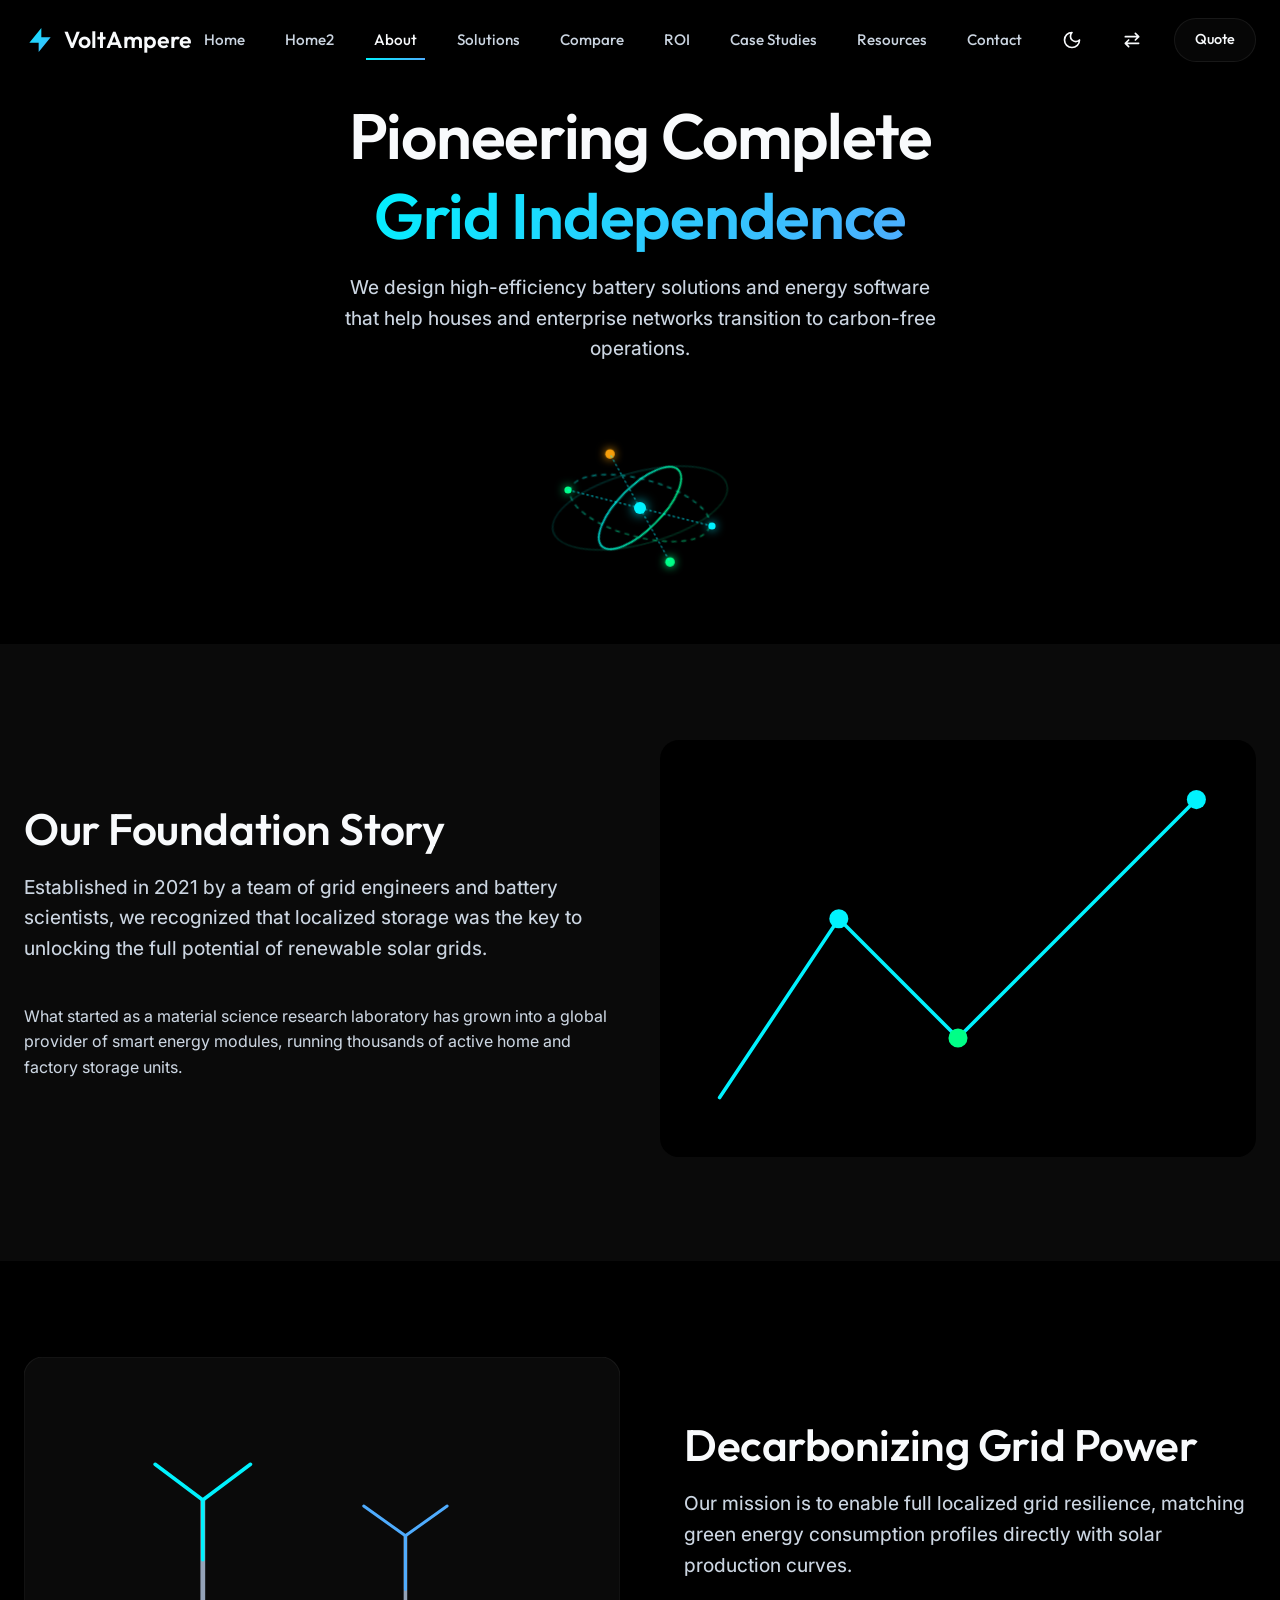
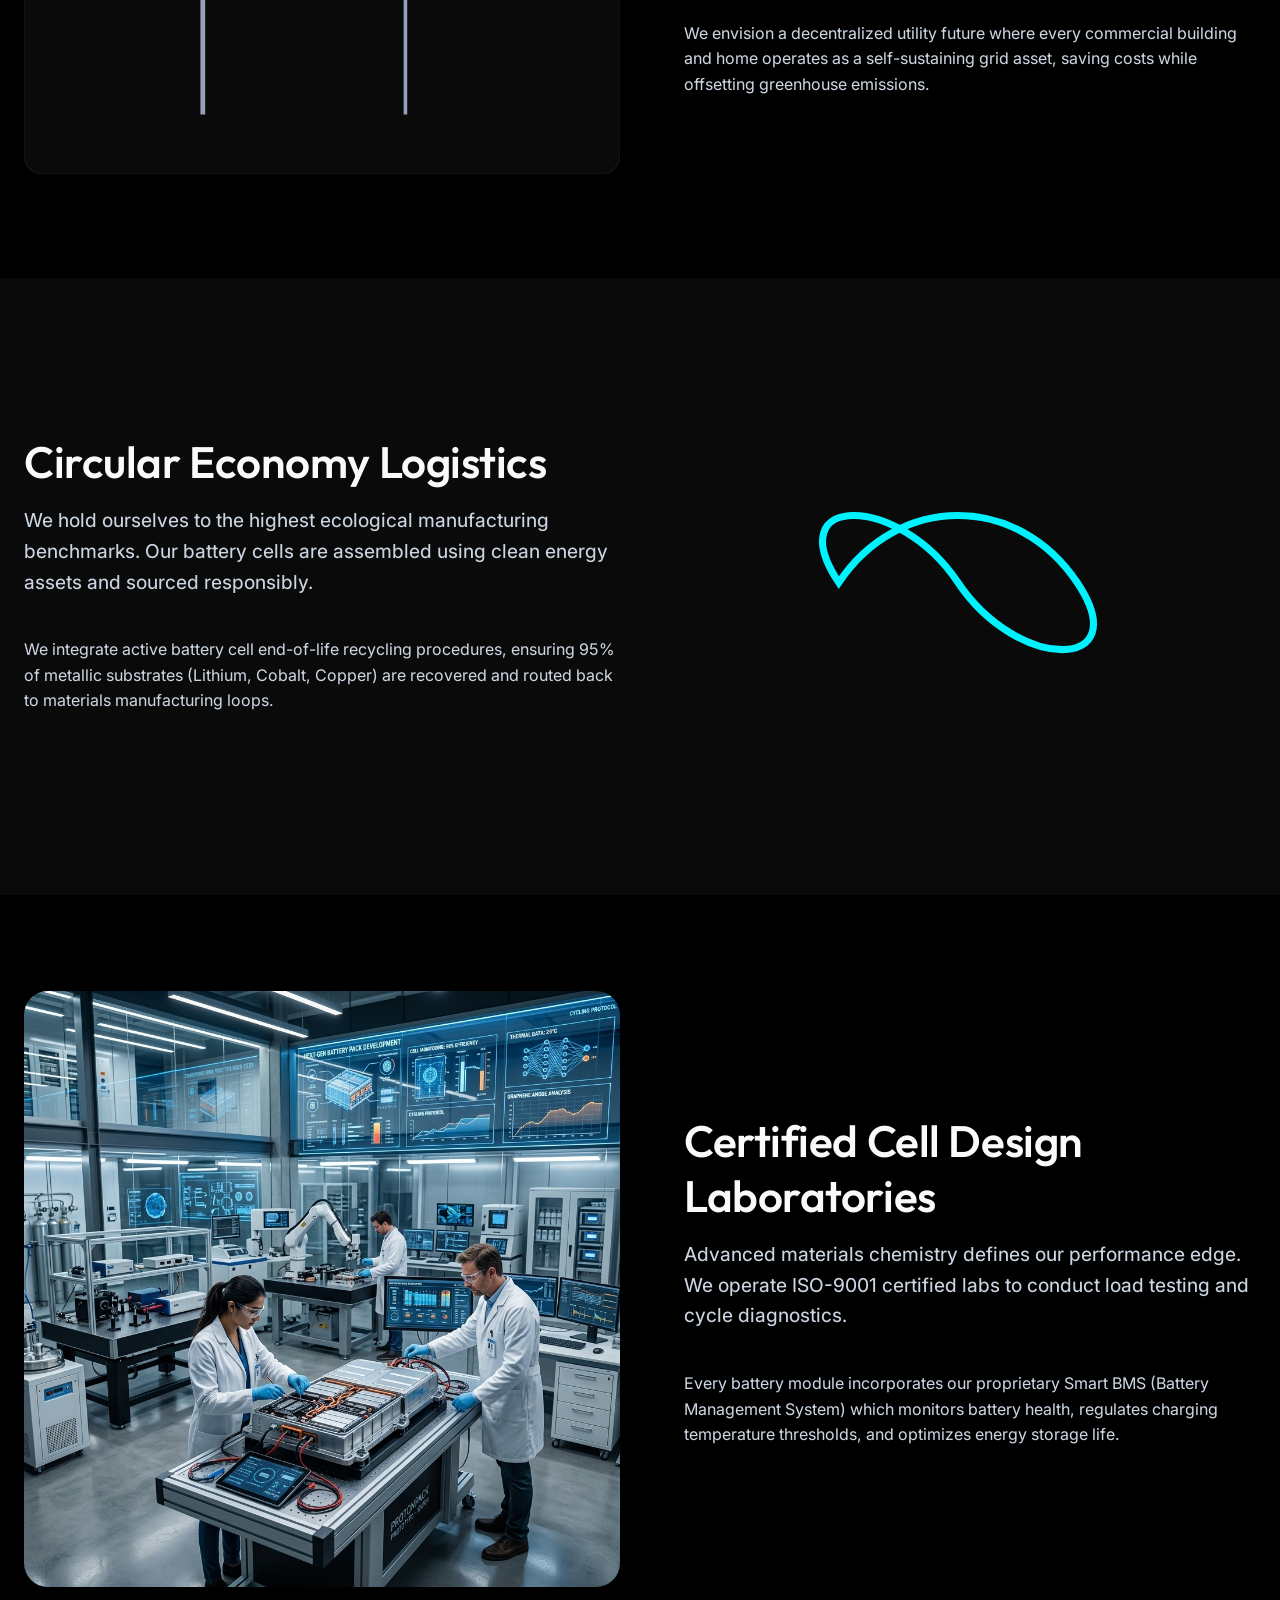
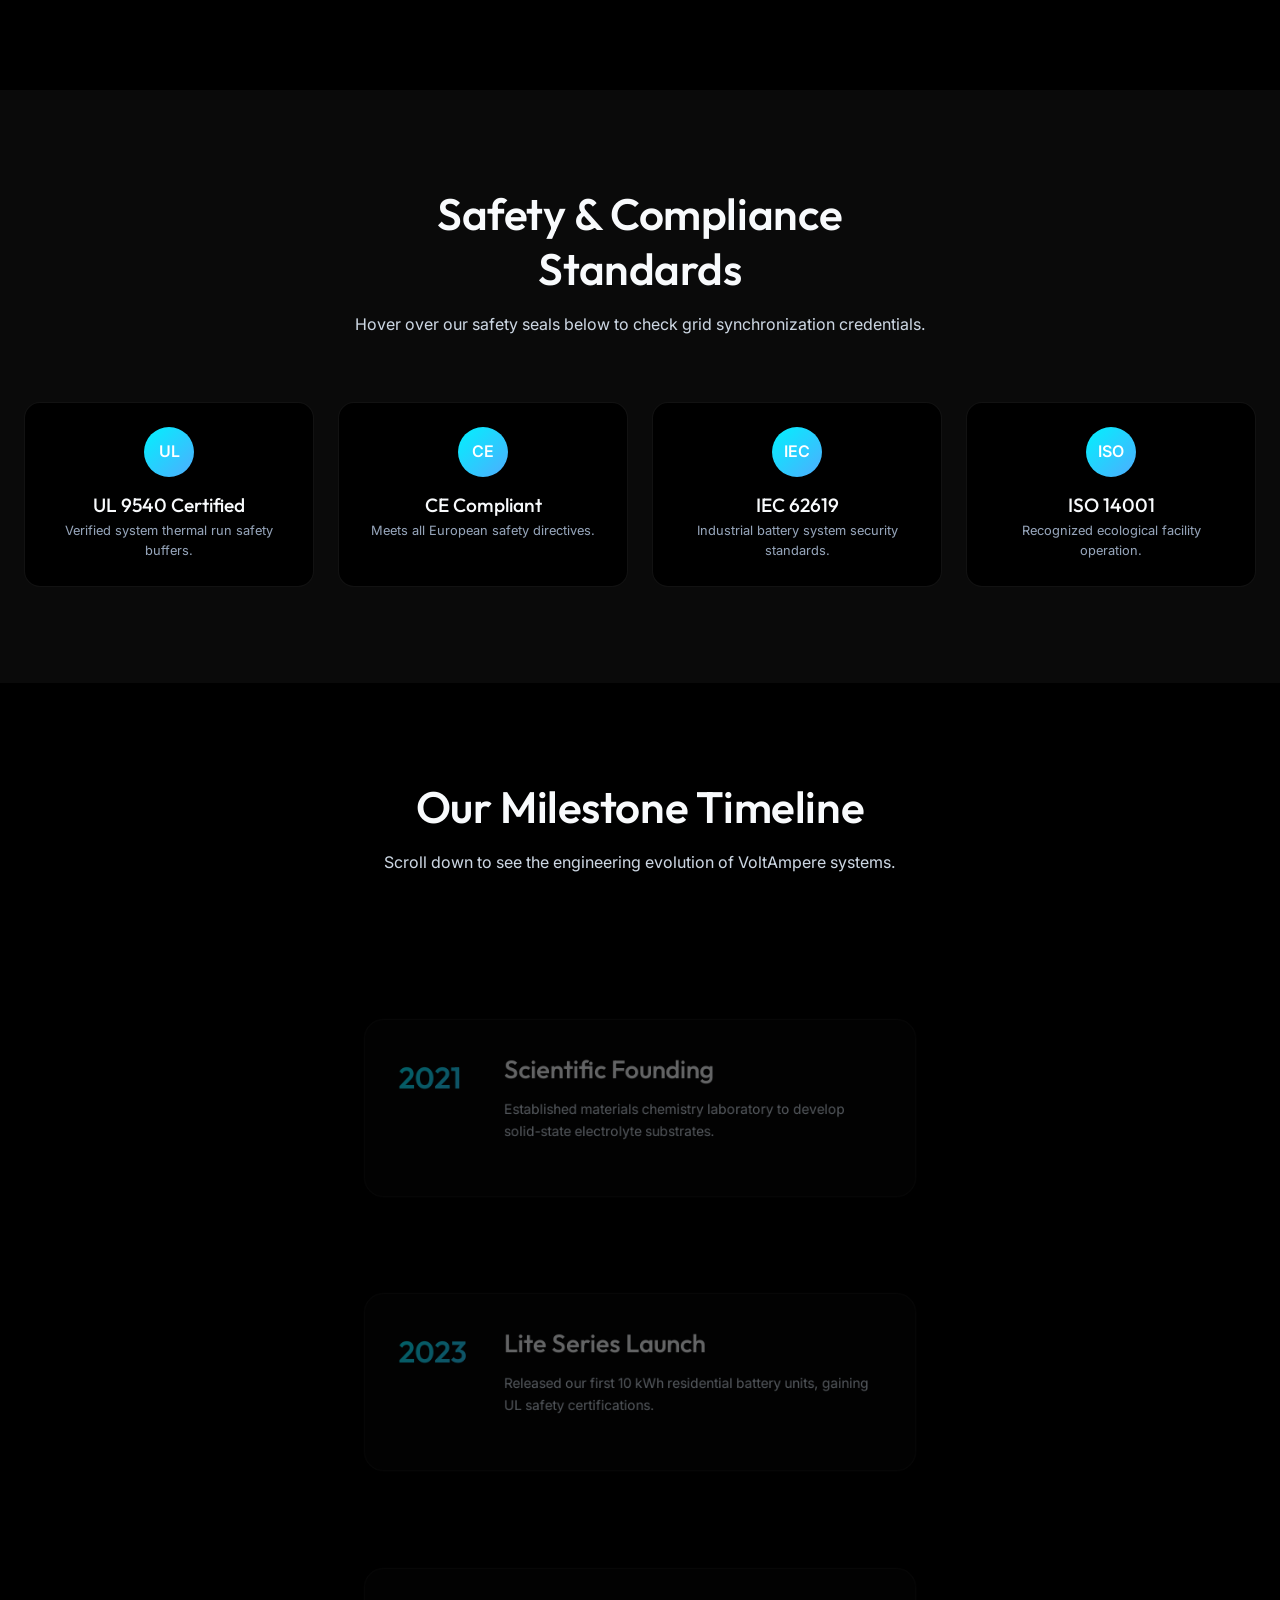
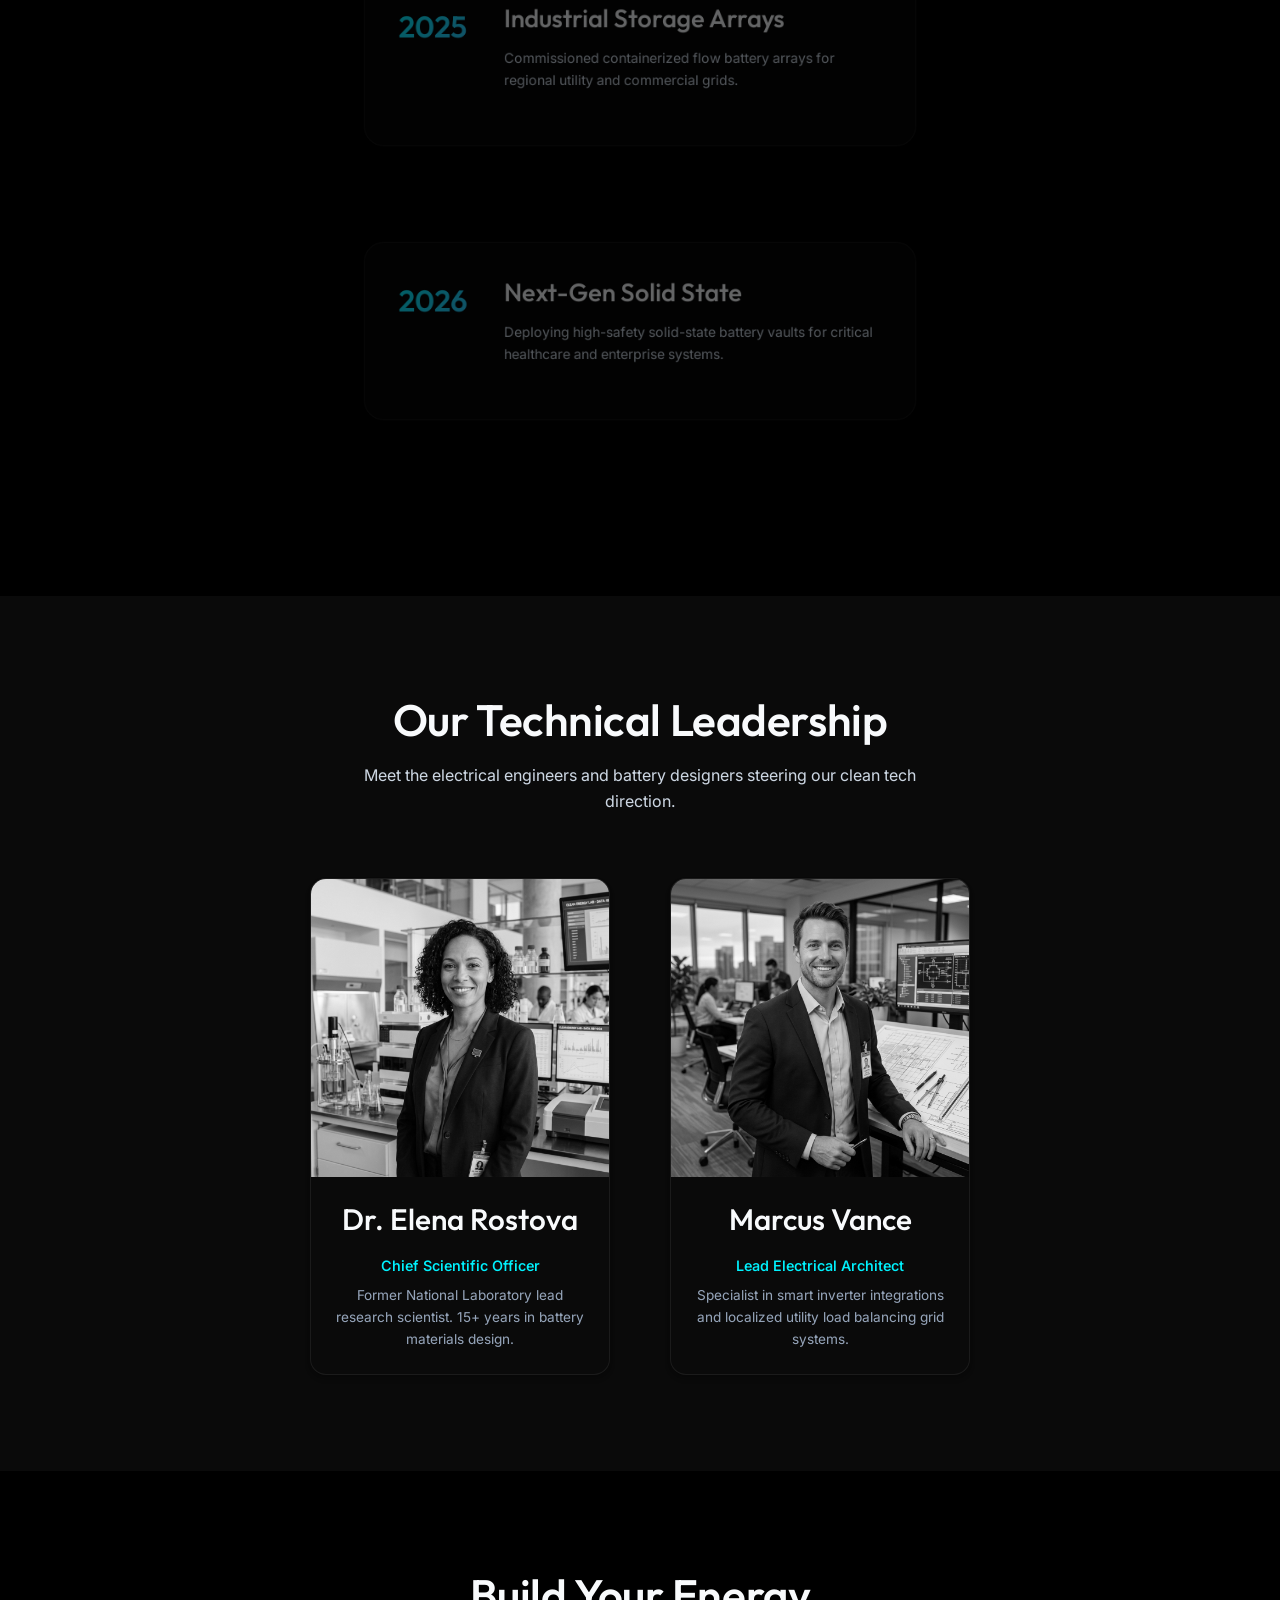
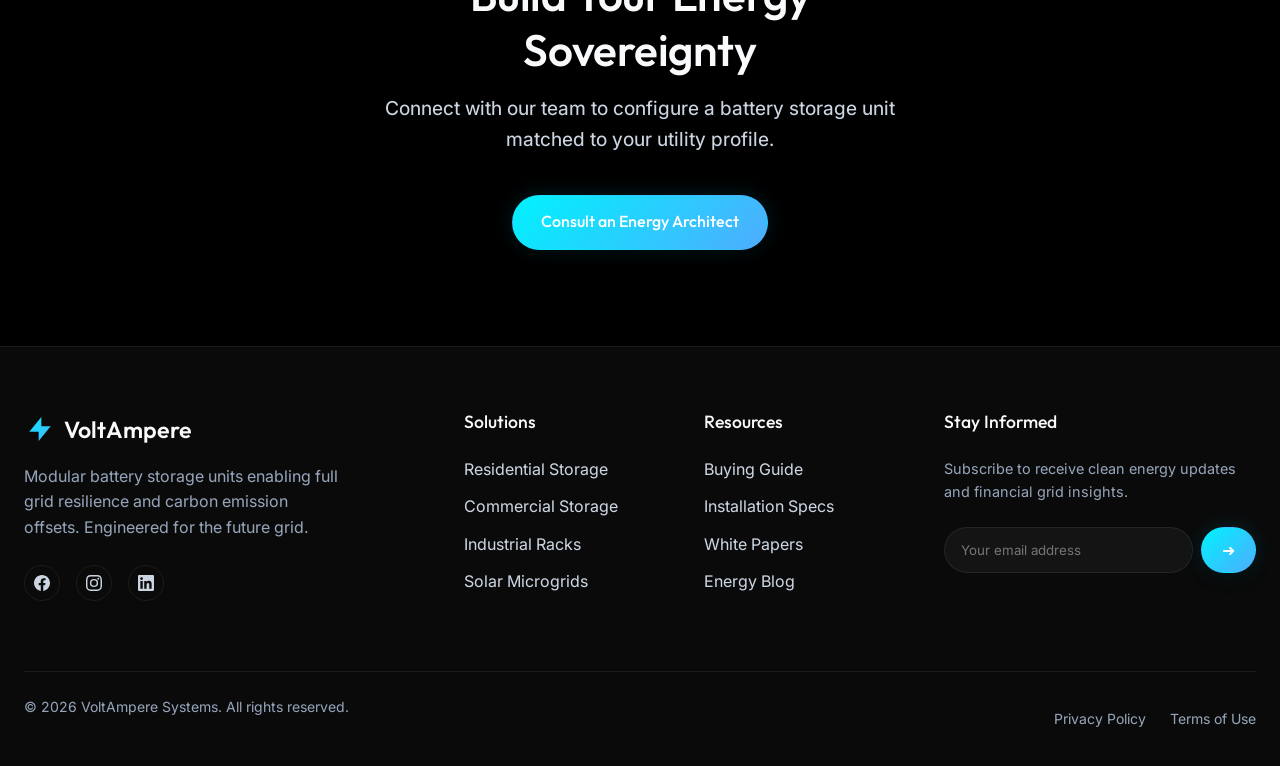
<file: about.html>
<!DOCTYPE html>
<html lang="en" data-theme="dark">
<head>
    <meta charset="UTF-8">
    <meta name="viewport" content="width=device-width, initial-scale=1.0">
    <meta name="description" content="Learn about our clean tech mission, design values and advanced energy cells engineering team.">
    <title>VoltAmpere | About Our Clean Tech Mission</title>
    
    <!-- Favicon -->
    <link rel="icon" type="image/svg+xml" href="data:image/svg+xml,%3Csvg xmlns='http://www.w3.org/2000/svg' viewBox='0 0 24 24'%3E%3Cpath fill='%2300f2fe' d='M13 10V3L4 14h7v7l9-11h-7z'/%3E%3C/svg%3E">
    
    <!-- Stylesheets -->
    <link rel="stylesheet" href="styles/main.css?v=2.0">
    <link rel="stylesheet" href="styles/page-specific.css?v=2.0">
</head>
<body class="theme-cyan-green">

    <!-- HEADER NAVIGATION -->
    <header class="site-header">
        <div class="container">
            <a href="index.html" class="logo" aria-label="VoltAmpere Home">
                <div class="logo-icon"></div>
                <span>VoltAmpere</span>
            </a>
            
            <nav class="desktop-nav" aria-label="Main Navigation">
                <a href="index.html" class="nav-link">Home</a>
                <a href="home2.html" class="nav-link">Home2</a>
                <a href="about.html" class="nav-link active">About</a>
                <a href="solutions.html" class="nav-link">Solutions</a>
                <a href="compare.html" class="nav-link">Compare</a>
                <a href="roi.html" class="nav-link">ROI</a>
                <a href="projects.html" class="nav-link">Case Studies</a>
                <a href="resources.html" class="nav-link">Resources</a>
                <a href="contact.html" class="nav-link">Contact</a>
                
                <button class="theme-toggle-btn" aria-label="Toggle Light/Dark Mode">
                    <svg class="sun" viewBox="0 0 24 24" fill="none" stroke="currentColor" stroke-width="2" stroke-linecap="round" stroke-linejoin="round"><circle cx="12" cy="12" r="4"/><path d="M12 2v2M12 20v2M4.93 4.93l1.41 1.41M17.66 17.66l1.41 1.41M2 12h2M20 12h2M6.34 17.66l-1.41 1.41M19.07 4.93l-1.41 1.41"/></svg>
                    <svg class="moon" viewBox="0 0 24 24" fill="none" stroke="currentColor" stroke-width="2" stroke-linecap="round" stroke-linejoin="round"><path d="M12 3a6 6 0 0 0 9 9 9 9 0 1 1-9-9Z"/></svg>
                </button>
                
                <button class="rtl-toggle-btn" aria-label="Toggle Layout Direction">
                    <svg viewBox="0 0 24 24" fill="none" stroke="currentColor" stroke-width="2"
                        stroke-linecap="round" stroke-linejoin="round">
                        <path d="M4 8h16M16 4l4 4-4 4" />
                        <path d="M20 16H4M8 12l-4 4 4 4" />
                    </svg>
                </button>
                
                <a href="contact.html" class="btn btn-secondary" style="padding: 0.6rem 1.25rem; font-size: 0.9rem;">Quote</a>
            </nav>
            
            <button class="menu-btn" aria-label="Open Navigation Menu" aria-expanded="false">
                <span class="menu-btn-burger"></span>
            </button>
        </div>
    </header>

    <!-- MOBILE NAVIGATION DRAWER -->
    <div class="mobile-backdrop"></div>
    <nav class="mobile-nav" aria-label="Mobile Navigation">
        <div style="display: flex; gap: var(--spacing-xs); align-self: flex-end; margin-bottom: var(--spacing-sm);">
            <button class="theme-toggle-btn" aria-label="Toggle Light/Dark Mode">
                <svg class="sun" viewBox="0 0 24 24" fill="none" stroke="currentColor" stroke-width="2" stroke-linecap="round" stroke-linejoin="round"><circle cx="12" cy="12" r="4"/><path d="M12 2v2M12 20v2M4.93 4.93l1.41 1.41M17.66 17.66l1.41 1.41M2 12h2M20 12h2M6.34 17.66l-1.41 1.41M19.07 4.93l-1.41 1.41"/></svg>
                <svg class="moon" viewBox="0 0 24 24" fill="none" stroke="currentColor" stroke-width="2" stroke-linecap="round" stroke-linejoin="round"><path d="M12 3a6 6 0 0 0 9 9 9 9 0 1 1-9-9Z"/></svg>
            </button>
            <button class="rtl-toggle-btn" aria-label="Toggle Layout Direction">
                <svg viewBox="0 0 24 24" fill="none" stroke="currentColor" stroke-width="2"
                    stroke-linecap="round" stroke-linejoin="round">
                    <path d="M4 8h16M16 4l4 4-4 4" />
                    <path d="M20 16H4M8 12l-4 4 4 4" />
                </svg>
            </button>
        </div>
        <a href="index.html" class="nav-link">Home</a>
        <a href="home2.html" class="nav-link">Home2</a>
        <a href="about.html" class="nav-link active">About</a>
        <a href="solutions.html" class="nav-link">Solutions</a>
        <a href="compare.html" class="nav-link">Compare</a>
        <a href="roi.html" class="nav-link">ROI</a>
        <a href="projects.html" class="nav-link">Case Studies</a>
        <a href="resources.html" class="nav-link">Resources</a>
        <a href="contact.html" class="nav-link">Contact</a>
        <a href="contact.html" class="btn btn-primary" style="margin-top: var(--spacing-md);">Quote</a>
    </nav>

    <!-- HERO / TITLE -->
    <section class="section" style="padding-top: calc(var(--header-height) + var(--spacing-sm)); padding-bottom: var(--spacing-sm); min-height: calc(75vh - var(--header-height)); display: flex; align-items: center; text-align: center;" aria-label="About Us Hero">
        <div class="container" style="max-width: 800px; display: flex; flex-direction: column; align-items: center;">
            <div class="reveal">
                <h1 style="margin-bottom: var(--spacing-sm);">Pioneering Complete <br><span style="background: var(--accent-gradient); -webkit-background-clip: text; -webkit-text-fill-color: transparent;">Grid Independence</span></h1>
                <p class="lead-text" style="max-width: 600px; margin: 0 auto var(--spacing-sm);">We design high-efficiency battery solutions and energy software that help houses and enterprise networks transition to carbon-free operations.</p>
            </div>
            <div class="reveal stagger-2" style="width: 100%; max-width: 280px; margin-top: var(--spacing-xs);">
                <div style="height: 240px; display: flex; align-items: center; justify-content: center; perspective: 800px;">
                    <svg viewBox="0 0 400 400" width="100%" height="100%" style="overflow: visible; transform-style: preserve-3d; animation: float-slow 4s ease-in-out infinite alternate;">
                        <defs>
                            <linearGradient id="grid-grad-about" x1="0" y1="0" x2="1" y2="1">
                                <stop offset="0%" stop-color="#00f2fe"/>
                                <stop offset="100%" stop-color="#00ff87"/>
                            </linearGradient>
                        </defs>
                        <!-- 3D floating rings -->
                        <ellipse cx="200" cy="200" rx="150" ry="60" stroke="url(#grid-grad-about)" stroke-width="1.5" fill="none" opacity="0.3" transform="rotate(-15 200 200)"/>
                        <ellipse cx="200" cy="200" rx="120" ry="48" stroke="url(#grid-grad-about)" stroke-width="2" fill="none" opacity="0.6" stroke-dasharray="8 8" transform="rotate(15 200 200)"/>
                        <ellipse cx="200" cy="200" rx="90" ry="36" stroke="url(#grid-grad-about)" stroke-width="3" fill="none" opacity="0.9" transform="rotate(-45 200 200)"/>
                        <!-- Nodes -->
                        <circle cx="200" cy="200" r="10" fill="#00f2fe" style="filter: drop-shadow(0 0 10px #00f2fe);"/>
                        <circle cx="80" cy="170" r="6" fill="#00ff87" style="filter: drop-shadow(0 0 8px #00ff87);"/>
                        <circle cx="320" cy="230" r="6" fill="#00f2fe" style="filter: drop-shadow(0 0 8px #00f2fe);"/>
                        <circle cx="150" cy="110" r="8" fill="#f59e0b" style="filter: drop-shadow(0 0 8px #f59e0b);"/>
                        <circle cx="250" cy="290" r="8" fill="#00ff87" style="filter: drop-shadow(0 0 8px #00ff87);"/>
                        <!-- Connecting lines -->
                        <line x1="200" y1="200" x2="80" y2="170" stroke="#00f2fe" stroke-width="1.5" stroke-dasharray="4 4"/>
                        <line x1="200" y1="200" x2="320" y2="230" stroke="#00f2fe" stroke-width="1.5" stroke-dasharray="4 4"/>
                        <line x1="200" y1="200" x2="150" y2="110" stroke="#00f2fe" stroke-width="1.5" stroke-dasharray="4 4"/>
                        <line x1="200" y1="200" x2="250" y2="290" stroke="#00f2fe" stroke-width="1.5" stroke-dasharray="4 4"/>
                    </svg>
                </div>
            </div>
        </div>
    </section>

    <!-- COMPANY STORY -->
    <section class="section" style="background: var(--bg-secondary);" aria-label="Company Story">
        <div class="container">
            <div class="grid-2" style="align-items: center;">
                <div class="reveal">
                    <h2>Our Foundation Story</h2>
                    <p class="lead-text">Established in 2021 by a team of grid engineers and battery scientists, we recognized that localized storage was the key to unlocking the full potential of renewable solar grids.</p>
                    <p>What started as a material science research laboratory has grown into a global provider of smart energy modules, running thousands of active home and factory storage units.</p>
                </div>
                <div class="reveal stagger-2">
                    <!-- SVG Company Story Graphic -->
                    <svg viewBox="0 0 500 350" fill="none" xmlns="http://www.w3.org/2000/svg" style="width: 100%;">
                        <rect width="500" height="350" rx="16" fill="var(--bg-primary)"/>
                        <!-- Stylized architectural drafting outline -->
                        <path d="M50 300 L150 150 L250 250 L450 50" stroke="var(--accent-primary)" stroke-width="3" stroke-linecap="round" fill="none"/>
                        <circle cx="150" cy="150" r="8" fill="#00f2fe"/>
                        <circle cx="250" cy="250" r="8" fill="#00ff87"/>
                        <circle cx="450" cy="50" r="8" fill="#00f2fe"/>
                    </svg>
                </div>
            </div>
        </div>
    </section>

    <!-- MISSION & VISION -->
    <section class="section" aria-label="Mission and Vision">
        <div class="container">
            <div class="grid-2" style="align-items: center;">
                <div class="reveal">
                    <!-- SVG Mission Landscape -->
                    <svg viewBox="0 0 500 350" fill="none" xmlns="http://www.w3.org/2000/svg" style="width: 100%;">
                        <rect width="500" height="350" rx="16" fill="var(--bg-secondary)" stroke="var(--border-color)" stroke-width="1"/>
                        <!-- Wind turbines -->
                        <line x1="150" y1="300" x2="150" y2="120" stroke="var(--text-muted)" stroke-width="4"/>
                        <path d="M150 120 L110 90 M150 120 L190 90 M150 120 L150 170" stroke="var(--accent-primary)" stroke-width="3" stroke-linecap="round"/>
                        
                        <line x1="320" y1="300" x2="320" y2="150" stroke="var(--text-muted)" stroke-width="3"/>
                        <path d="M320 150 L285 125 M320 150 L355 125 M320 150 L320 195" stroke="var(--accent-secondary)" stroke-width="2.5" stroke-linecap="round"/>
                    </svg>
                </div>
                <div class="reveal stagger-2" style="padding-left: var(--spacing-md);">
                    <h2>Decarbonizing Grid Power</h2>
                    <p class="lead-text">Our mission is to enable full localized grid resilience, matching green energy consumption profiles directly with solar production curves.</p>
                    <p>We envision a decentralized utility future where every commercial building and home operates as a self-sustaining grid asset, saving costs while offsetting greenhouse emissions.</p>
                </div>
            </div>
        </div>
    </section>

    <!-- SUSTAINABILITY COMMITMENT -->
    <section class="section" style="background: var(--bg-secondary);" aria-label="Sustainability Commitment">
        <div class="container">
            <div class="grid-2" style="align-items: center;">
                <div class="reveal">
                    <h2>Circular Economy Logistics</h2>
                    <p class="lead-text">We hold ourselves to the highest ecological manufacturing benchmarks. Our battery cells are assembled using clean energy assets and sourced responsibly.</p>
                    <p>We integrate active battery cell end-of-life recycling procedures, ensuring 95% of metallic substrates (Lithium, Cobalt, Copper) are recovered and routed back to materials manufacturing loops.</p>
                </div>
                <div class="reveal stagger-2">
                    <!-- SVG Ecology Loop Graphic -->
                    <svg viewBox="0 0 500 350" fill="none" xmlns="http://www.w3.org/2000/svg" style="width: 100%;">
                        <!-- Infinity leaf recycling loop -->
                        <path d="M150 175 C100 100, 200 100, 250 175 C300 250, 400 250, 350 175 C300 100, 200 100, 150 175 Z" stroke="url(#recycle-grad)" stroke-width="6" fill="none" stroke-linecap="round"/>
                        <defs>
                            <linearGradient id="recycle-grad" x1="100" y1="100" x2="400" y2="250">
                                <stop offset="0%" stop-color="#00f2fe"/>
                                <stop offset="100%" stop-color="#00ff87"/>
                            </linearGradient>
                        </defs>
                    </svg>
                </div>
            </div>
        </div>
    </section>

    <!-- OUR TECHNOLOGY & WHY CHOOSE US -->
    <section class="section" aria-label="Our Technology">
        <div class="container">
            <div class="grid-2" style="align-items: center;">
                <div class="reveal">
                    <img src="assets/images/tech_lab.png" alt="Advanced research engineers inspecting battery materials in clean lab" style="width: 100%; border-radius: var(--radius-lg); box-shadow: var(--shadow-lg);">
                </div>
                <div class="reveal stagger-2" style="padding-left: var(--spacing-md);">
                    <h2>Certified Cell Design Laboratories</h2>
                    <p class="lead-text">Advanced materials chemistry defines our performance edge. We operate ISO-9001 certified labs to conduct load testing and cycle diagnostics.</p>
                    <p>Every battery module incorporates our proprietary Smart BMS (Battery Management System) which monitors battery health, regulates charging temperature thresholds, and optimizes energy storage life.</p>
                </div>
            </div>
        </div>
    </section>

    <!-- INDUSTRY EXPERIENCE & CERTIFICATIONS -->
    <section class="section" style="background: var(--bg-secondary);" aria-label="Certifications">
        <div class="container">
            <div class="text-center" style="max-width: 600px; margin: 0 auto var(--spacing-xl);">
                <h2>Safety & Compliance Standards</h2>
                <p>Hover over our safety seals below to check grid synchronization credentials.</p>
            </div>
            
            <div class="grid-4">
                <!-- Cert 1 -->
                <div class="reveal cert-card" style="background: var(--bg-primary); padding: var(--spacing-md); border-radius: var(--radius-md); text-align: center; border: 1px solid var(--border-color); cursor: pointer;">
                    <div class="cert-icon" style="width: 50px; height: 50px; background: var(--accent-gradient); border-radius: 50%; display: flex; align-items: center; justify-content: center; color: #ffffff; font-weight: 580; margin: 0 auto var(--spacing-sm); transition: transform 0.6s cubic-bezier(0.16, 1, 0.3, 1);">UL</div>
                    <h4 style="margin-bottom: 0.25rem;">UL 9540 Certified</h4>
                    <p style="font-size: 0.8rem; color: var(--text-muted); margin-bottom: 0;">Verified system thermal run safety buffers.</p>
                </div>
                <!-- Cert 2 -->
                <div class="reveal stagger-2 cert-card" style="background: var(--bg-primary); padding: var(--spacing-md); border-radius: var(--radius-md); text-align: center; border: 1px solid var(--border-color); cursor: pointer;">
                    <div class="cert-icon" style="width: 50px; height: 50px; background: var(--accent-gradient); border-radius: 50%; display: flex; align-items: center; justify-content: center; color: #ffffff; font-weight: 580; margin: 0 auto var(--spacing-sm); transition: transform 0.6s cubic-bezier(0.16, 1, 0.3, 1);">CE</div>
                    <h4 style="margin-bottom: 0.25rem;">CE Compliant</h4>
                    <p style="font-size: 0.8rem; color: var(--text-muted); margin-bottom: 0;">Meets all European safety directives.</p>
                </div>
                <!-- Cert 3 -->
                <div class="reveal stagger-3 cert-card" style="background: var(--bg-primary); padding: var(--spacing-md); border-radius: var(--radius-md); text-align: center; border: 1px solid var(--border-color); cursor: pointer;">
                    <div class="cert-icon" style="width: 50px; height: 50px; background: var(--accent-gradient); border-radius: 50%; display: flex; align-items: center; justify-content: center; color: #ffffff; font-weight: 580; margin: 0 auto var(--spacing-sm); transition: transform 0.6s cubic-bezier(0.16, 1, 0.3, 1);">IEC</div>
                    <h4 style="margin-bottom: 0.25rem;">IEC 62619</h4>
                    <p style="font-size: 0.8rem; color: var(--text-muted); margin-bottom: 0;">Industrial battery system security standards.</p>
                </div>
                <!-- Cert 4 -->
                <div class="reveal stagger-4 cert-card" style="background: var(--bg-primary); padding: var(--spacing-md); border-radius: var(--radius-md); text-align: center; border: 1px solid var(--border-color); cursor: pointer;">
                    <div class="cert-icon" style="width: 50px; height: 50px; background: var(--accent-gradient); border-radius: 50%; display: flex; align-items: center; justify-content: center; color: #ffffff; font-weight: 580; margin: 0 auto var(--spacing-sm); transition: transform 0.6s cubic-bezier(0.16, 1, 0.3, 1);">ISO</div>
                    <h4 style="margin-bottom: 0.25rem;">ISO 14001</h4>
                    <p style="font-size: 0.8rem; color: var(--text-muted); margin-bottom: 0;">Recognized ecological facility operation.</p>
                </div>
            </div>
        </div>
    </section>

    <!-- INNOVATION TIMELINE (3D DEPTH SCROLL) -->
    <section class="section" style="perspective: 1000px; overflow: hidden;" aria-label="History Timeline">
        <div class="container">
            <div class="text-center" style="max-width: 600px; margin: 0 auto var(--spacing-xl);">
                <h2>Our Milestone Timeline</h2>
                <p>Scroll down to see the engineering evolution of VoltAmpere systems.</p>
            </div>
            
            <div class="timeline-depth-container">
                <!-- Card 1 -->
                <div class="timeline-depth-card">
                    <div class="timeline-depth-year">2021</div>
                    <div>
                        <h3>Scientific Founding</h3>
                        <p>Established materials chemistry laboratory to develop solid-state electrolyte substrates.</p>
                    </div>
                </div>
                <!-- Card 2 -->
                <div class="timeline-depth-card">
                    <div class="timeline-depth-year">2023</div>
                    <div>
                        <h3>Lite Series Launch</h3>
                        <p>Released our first 10 kWh residential battery units, gaining UL safety certifications.</p>
                    </div>
                </div>
                <!-- Card 3 -->
                <div class="timeline-depth-card">
                    <div class="timeline-depth-year">2025</div>
                    <div>
                        <h3>Industrial Storage Arrays</h3>
                        <p>Commissioned containerized flow battery arrays for regional utility and commercial grids.</p>
                    </div>
                </div>
                <!-- Card 4 -->
                <div class="timeline-depth-card">
                    <div class="timeline-depth-year">2026</div>
                    <div>
                        <h3>Next-Gen Solid State</h3>
                        <p>Deploying high-safety solid-state battery vaults for critical healthcare and enterprise systems.</p>
                    </div>
                </div>
            </div>
        </div>
    </section>

    <!-- TEAM INTRODUCTION -->
    <section class="section" style="background: var(--bg-secondary);" aria-label="Our Team">
        <div class="container">
            <div class="text-center" style="max-width: 600px; margin: 0 auto var(--spacing-xl);">
                <h2>Our Technical Leadership</h2>
                <p>Meet the electrical engineers and battery designers steering our clean tech direction.</p>
            </div>
            
            <div class="team-grid">
                <!-- Member 1 -->
                <div class="reveal team-card">
                    <div class="team-card-image-wrap">
                        <img src="assets/images/team_elena.png" alt="Dr. Elena Rostova" class="team-card-image">
                    </div>
                    <div class="team-card-info">
                        <h3>Dr. Elena Rostova</h3>
                        <p style="color: var(--accent-primary); font-size: 0.9rem; font-weight: 550; margin-bottom: 0.5rem;">Chief Scientific Officer</p>
                        <p style="font-size: 0.85rem; color: var(--text-muted); margin-bottom: 0;">Former National Laboratory lead research scientist. 15+ years in battery materials design.</p>
                    </div>
                </div>
                <!-- Member 2 -->
                <div class="reveal stagger-2 team-card">
                    <div class="team-card-image-wrap">
                        <img src="assets/images/team_marcus.png" alt="Marcus Vance" class="team-card-image">
                    </div>
                    <div class="team-card-info">
                        <h3>Marcus Vance</h3>
                        <p style="color: var(--accent-primary); font-size: 0.9rem; font-weight: 550; margin-bottom: 0.5rem;">Lead Electrical Architect</p>
                        <p style="font-size: 0.85rem; color: var(--text-muted); margin-bottom: 0;">Specialist in smart inverter integrations and localized utility load balancing grid systems.</p>
                    </div>
                </div>
            </div>
        </div>
    </section>

    <!-- FINAL CTA -->
    <section class="section text-center" aria-label="CTA">
        <div class="container" style="max-width: 600px;">
            <h2 class="reveal">Build Your Energy Sovereignty</h2>
            <p class="lead-text reveal stagger-1">Connect with our team to configure a battery storage unit matched to your utility profile.</p>
            <a href="contact.html" class="btn btn-primary reveal stagger-2">Consult an Energy Architect</a>
        </div>
    </section>

    <!-- FOOTER -->
    <footer class="site-footer">
        <div class="container">
            <div class="footer-grid">
                <div class="footer-col footer-brand">
                    <a href="index.html" class="logo" style="margin-bottom: var(--spacing-sm);">
                        <div class="logo-icon"></div>
                        <span>VoltAmpere</span>
                    </a>
                    <p>Modular battery storage units enabling full grid resilience and carbon emission offsets. Engineered for the future grid.</p>
                    <div class="footer-socials">
                        <a href="#" class="social-icon" aria-label="Facebook">
                            <svg xmlns="http://www.w3.org/2000/svg" width="16" height="16" viewBox="0 0 24 24" fill="currentColor">
                                <path d="M24 12.073c0-6.627-5.373-12-12-12s-12 5.373-12 12c0 5.99 4.388 10.954 10.125 11.854v-8.385H7.078v-3.47h3.047V9.43c0-3.007 1.792-4.669 4.533-4.669 1.312 0 2.686.235 2.686.235v2.953H15.83c-1.491 0-1.956.925-1.956 1.874v2.25h3.328l-.532 3.47h-2.796v8.385C19.612 23.027 24 18.062 24 12.073z"/>
                            </svg>
                        </a>
                        <a href="#" class="social-icon" aria-label="Instagram">
                            <svg xmlns="http://www.w3.org/2000/svg" width="16" height="16" viewBox="0 0 24 24" fill="currentColor">
                                <path d="M12 2.163c3.204 0 3.584.012 4.85.07 3.252.148 4.771 1.691 4.919 4.919.058 1.265.069 1.645.069 4.849 0 3.205-.012 3.584-.069 4.849-.149 3.225-1.664 4.771-4.919 4.919-1.266.058-1.644.07-4.85.07-3.204 0-3.584-.012-4.849-.07-3.26-.149-4.771-1.699-4.919-4.92-.058-1.265-.07-1.644-.07-4.849 0-3.204.013-3.583.07-4.849.149-3.227 1.664-4.771 4.919-4.919 1.266-.057 1.645-.069 4.849-.069zM12 0C8.741 0 8.333.014 7.053.072 2.695.272.273 2.69.073 7.051.014 8.333 0 8.741 0 12c0 3.259.014 3.668.072 4.948.2 4.358 2.618 6.78 6.98 6.98 1.281.058 1.689.072 4.948.072 3.259 0 3.668-.014 4.948-.072 4.354-.2 6.782-2.618 6.979-6.98.059-1.28.073-1.689.073-4.948 0-3.259-.014-3.667-.072-4.947-.196-4.354-2.617-6.78-6.979-6.98C15.668.014 15.259 0 12 0zm0 5.838a6.162 6.162 0 1 0 0 12.324 6.162 6.162 0 0 0 0-12.324zM12 16a4 4 0 1 1 0-8 4 4 0 0 1 0 8zm6.406-11.845a1.44 1.44 0 1 0 0 2.881 1.44 1.44 0 0 0 0-2.881z"/>
                            </svg>
                        </a>
                        <a href="#" class="social-icon" aria-label="LinkedIn">
                            <svg xmlns="http://www.w3.org/2000/svg" width="16" height="16" viewBox="0 0 24 24" fill="currentColor">
                                <path d="M20.447 20.452h-3.554v-5.569c0-1.328-.027-3.037-1.852-3.037-1.853 0-2.136 1.445-2.136 2.939v5.667H9.351V9h3.414v1.561h.046c.477-.9 1.637-1.85 3.37-1.85 3.601 0 4.267 2.37 4.267 5.455v6.286zM5.337 7.433c-1.144 0-2.063-.926-2.063-2.065 0-1.138.92-2.063 2.063-2.063 1.14 0 2.064.925 2.064 2.063 0 1.139-.925 2.065-2.064 2.065zm1.782 13.019H3.555V9h3.564v11.452zM22.225 0H1.771C.792 0 0 .774 0 1.729v20.542C0 23.227.792 24 1.771 24h20.451C23.2 24 24 23.227 24 22.271V1.729C24 .774 23.2 0 22.222 0h.003z"/>
                            </svg>
                        </a>
                    </div>
                </div>
                
                <div class="footer-col">
                    <h4>Solutions</h4>
                    <ul class="footer-links">
                        <li><a href="solutions.html">Residential Storage</a></li>
                        <li><a href="solutions.html">Commercial Storage</a></li>
                        <li><a href="solutions.html">Industrial Racks</a></li>
                        <li><a href="solutions.html">Solar Microgrids</a></li>
                    </ul>
                </div>
                
                <div class="footer-col">
                    <h4>Resources</h4>
                    <ul class="footer-links">
                        <li><a href="resources.html">Buying Guide</a></li>
                        <li><a href="resources.html">Installation Specs</a></li>
                        <li><a href="resources.html">White Papers</a></li>
                        <li><a href="resources.html">Energy Blog</a></li>
                    </ul>
                </div>
                
                <div class="footer-col">
                    <h4>Stay Informed</h4>
                    <p style="font-size: 0.9rem; color: var(--text-muted);">Subscribe to receive clean energy updates and financial grid insights.</p>
                    <form class="newsletter-form" action="#" method="POST" aria-label="Newsletter Subscription">
                        <input type="email" placeholder="Your email address" class="newsletter-input" required aria-label="Email address">
                        <button type="submit" class="btn btn-primary" style="padding: 0.75rem 1.25rem;">➜</button>
                    </form>
                </div>
            </div>
            
            <div class="footer-bottom">
                <p>&copy; 2026 VoltAmpere Systems. All rights reserved.</p>
                <div style="display: flex; gap: var(--spacing-md);">
                    <a href="#">Privacy Policy</a>
                    <a href="#">Terms of Use</a>
                </div>
            </div>
        </div>
    </footer>

    <!-- Scripts -->
    <script src="js/main.js"></script>
    <script>
        // About Us Page specific script for scroll-driven 3D depth timeline
        document.addEventListener('DOMContentLoaded', () => {
            const cards = document.querySelectorAll('.timeline-depth-card');
            if (!cards.length) return;

            function scaleTimelineCards() {
                if (window.matchMedia('(prefers-reduced-motion: reduce)').matches) {
                    cards.forEach(card => {
                        card.style.transform = 'none';
                        card.style.opacity = '1';
                    });
                    return;
                }

                const viewportCenter = window.innerHeight / 2;

                cards.forEach(card => {
                    const rect = card.getBoundingClientRect();
                    const cardCenter = rect.top + (rect.height / 2);
                    const distance = Math.abs(viewportCenter - cardCenter);

                    // Compute scaling factor based on distance from screen center
                    const maxDistance = window.innerHeight * 0.6;
                    const factor = Math.max(0, 1 - (distance / maxDistance));

                    // Subtle 3D scale and perspective translations
                    const scale = 0.85 + (factor * 0.15);
                    const opacity = 0.4 + (factor * 0.6);
                    const translateZ = -150 + (factor * 150);

                    card.style.transform = `scale(${scale}) translateZ(${translateZ}px)`;
                    card.style.opacity = opacity;

                    if (factor > 0.7) {
                        card.classList.add('active');
                    } else {
                        card.classList.remove('active');
                    }
                });
            }

            window.addEventListener('scroll', scaleTimelineCards, { passive: true });
            window.addEventListener('resize', scaleTimelineCards, { passive: true });
            scaleTimelineCards(); // Call once to draw current state
        });
    </script>
</body>
</html>
</file>
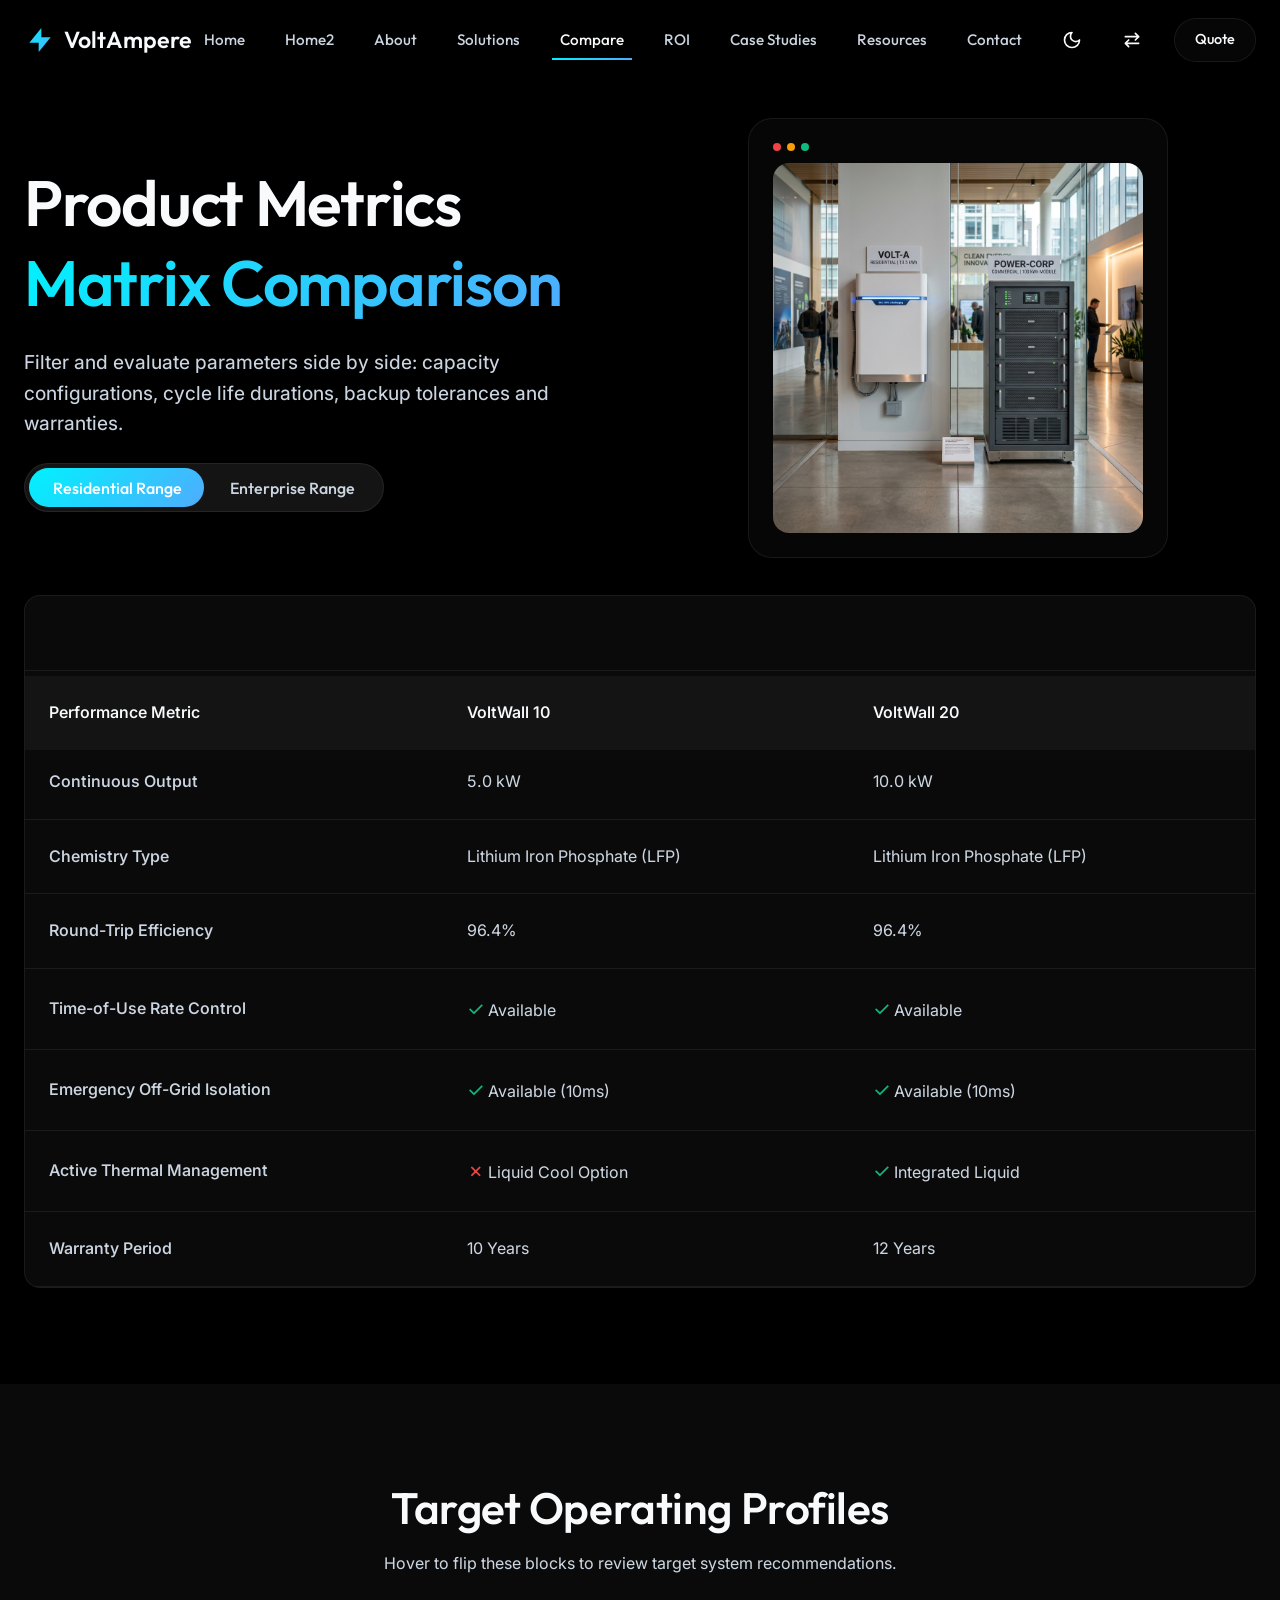
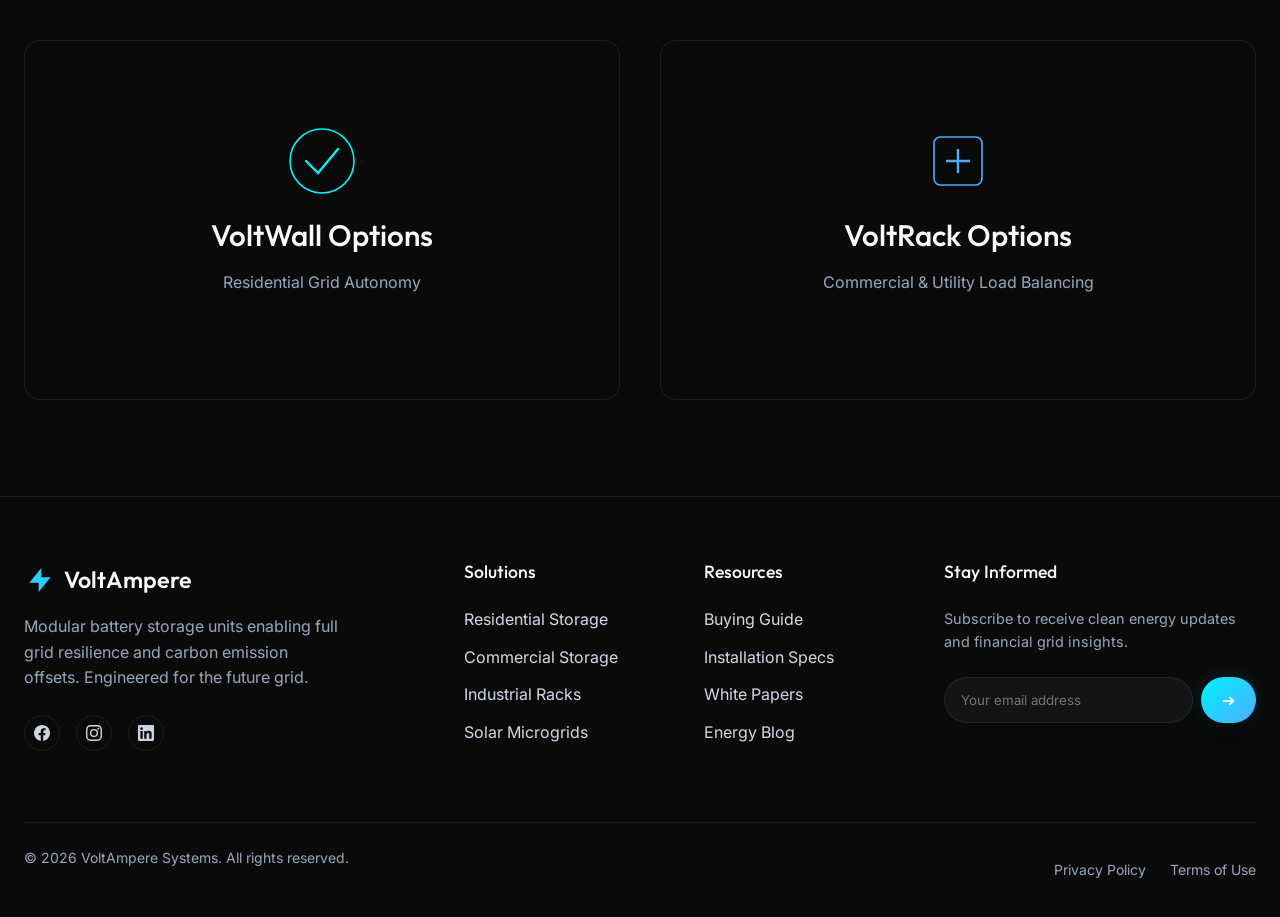
<file: compare.html>
<!DOCTYPE html>
<html lang="en" data-theme="dark">
<head>
    <meta charset="UTF-8">
    <meta name="viewport" content="width=device-width, initial-scale=1.0">
    <meta name="description" content="Compare specifications across our residential wall batteries and industrial storage racks. Check dimensions, cycles and backup capacities.">
    <title>VoltAmpere | Compare Storage Products</title>
    
    <!-- Favicon -->
    <link rel="icon" type="image/svg+xml" href="data:image/svg+xml,%3Csvg xmlns='http://www.w3.org/2000/svg' viewBox='0 0 24 24'%3E%3Cpath fill='%2300f2fe' d='M13 10V3L4 14h7v7l9-11h-7z'/%3E%3C/svg%3E">
    
    <!-- Stylesheets -->
    <link rel="stylesheet" href="styles/main.css?v=2.0">
    <link rel="stylesheet" href="styles/page-specific.css?v=2.0">
    
    <style>
        /* Smooth opacity cross-fade for table filtering */
        .type-residential, .type-commercial {
            transition: opacity 0.4s ease;
            opacity: 0;
        }
        
        /* Pop-scale check/X checkmark icons */
        .status-check {
            color: #10b981;
            font-size: 1.25rem;
            transform: scale(0);
            transition: transform 0.5s cubic-bezier(0.175, 0.885, 0.32, 1.275);
            display: inline-block;
        }
        .status-cross {
            color: #ef4444;
            font-size: 1.25rem;
            transform: scale(0);
            transition: transform 0.5s cubic-bezier(0.175, 0.885, 0.32, 1.275);
            display: inline-block;
        }
        .reveal.active .status-check,
        .reveal.active .status-cross {
            transform: scale(1);
        }
    </style>
</head>
<body class="theme-cyan-green">

    <!-- HEADER NAVIGATION -->
    <header class="site-header">
        <div class="container">
            <a href="index.html" class="logo" aria-label="VoltAmpere Home">
                <div class="logo-icon"></div>
                <span>VoltAmpere</span>
            </a>

            <nav class="desktop-nav" aria-label="Main Navigation">
                <a href="index.html" class="nav-link">Home</a>
                <a href="home2.html" class="nav-link">Home2</a>
                <a href="about.html" class="nav-link">About</a>
                <a href="solutions.html" class="nav-link">Solutions</a>
                <a href="compare.html" class="nav-link active">Compare</a>
                <a href="roi.html" class="nav-link">ROI</a>
                <a href="projects.html" class="nav-link">Case Studies</a>
                <a href="resources.html" class="nav-link">Resources</a>
                <a href="contact.html" class="nav-link">Contact</a>

                <button class="theme-toggle-btn" aria-label="Toggle Light/Dark Mode">
                    <svg class="sun" viewBox="0 0 24 24" fill="none" stroke="currentColor" stroke-width="2"
                        stroke-linecap="round" stroke-linejoin="round">
                        <circle cx="12" cy="12" r="4" />
                        <path
                            d="M12 2v2M12 20v2M4.93 4.93l1.41 1.41M17.66 17.66l1.41 1.41M2 12h2M20 12h2M6.34 17.66l-1.41 1.41M19.07 4.93l-1.41 1.41" />
                    </svg>
                    <svg class="moon" viewBox="0 0 24 24" fill="none" stroke="currentColor" stroke-width="2"
                        stroke-linecap="round" stroke-linejoin="round">
                        <path d="M12 3a6 6 0 0 0 9 9 9 9 0 1 1-9-9Z" />
                    </svg>
                </button>

                <button class="rtl-toggle-btn" aria-label="Toggle Layout Direction">
                    <svg viewBox="0 0 24 24" fill="none" stroke="currentColor" stroke-width="2"
                        stroke-linecap="round" stroke-linejoin="round">
                        <path d="M4 8h16M16 4l4 4-4 4" />
                        <path d="M20 16H4M8 12l-4 4 4 4" />
                    </svg>
                </button>

                <a href="contact.html" class="btn btn-secondary"
                    style="padding: 0.6rem 1.25rem; font-size: 0.9rem;">Quote</a>
            </nav>

            <button class="menu-btn" aria-label="Open Navigation Menu" aria-expanded="false">
                <span class="menu-btn-burger"></span>
            </button>
        </div>
    </header>

    <!-- MOBILE NAVIGATION DRAWER -->
    <div class="mobile-backdrop"></div>
    <nav class="mobile-nav" aria-label="Mobile Navigation">
        <div style="display: flex; gap: var(--spacing-xs); align-self: flex-end; margin-bottom: var(--spacing-sm);">
            <button class="theme-toggle-btn" aria-label="Toggle Light/Dark Mode">
                <svg class="sun" viewBox="0 0 24 24" fill="none" stroke="currentColor" stroke-width="2"
                    stroke-linecap="round" stroke-linejoin="round">
                    <circle cx="12" cy="12" r="4" />
                    <path
                        d="M12 2v2M12 20v2M4.93 4.93l1.41 1.41M17.66 17.66l1.41 1.41M2 12h2M20 12h2M6.34 17.66l-1.41 1.41M19.07 4.93l-1.41 1.41" />
                </svg>
                <svg class="moon" viewBox="0 0 24 24" fill="none" stroke="currentColor" stroke-width="2"
                    stroke-linecap="round" stroke-linejoin="round">
                    <path d="M12 3a6 6 0 0 0 9 9 9 9 0 1 1-9-9Z" />
                </svg>
            </button>
            <button class="rtl-toggle-btn" aria-label="Toggle Layout Direction">
                <svg viewBox="0 0 24 24" fill="none" stroke="currentColor" stroke-width="2"
                    stroke-linecap="round" stroke-linejoin="round">
                    <path d="M4 8h16M16 4l4 4-4 4" />
                    <path d="M20 16H4M8 12l-4 4 4 4" />
                </svg>
            </button>
        </div>
        <a href="index.html" class="nav-link">Home</a>
        <a href="home2.html" class="nav-link">Home2</a>
        <a href="about.html" class="nav-link">About</a>
        <a href="solutions.html" class="nav-link">Solutions</a>
        <a href="compare.html" class="nav-link active">Compare</a>
        <a href="roi.html" class="nav-link">ROI</a>
        <a href="projects.html" class="nav-link">Case Studies</a>
        <a href="resources.html" class="nav-link">Resources</a>
        <a href="contact.html" class="nav-link">Contact</a>
        <a href="contact.html" class="btn btn-primary" style="margin-top: var(--spacing-md);">Quote</a>
    </nav>

    <!-- HERO / TITLE -->
    <section class="section" style="padding-top: calc(var(--header-height) + var(--spacing-sm)); padding-bottom: var(--spacing-sm); min-height: calc(75vh - var(--header-height)); display: flex; align-items: center;" aria-label="Comparison Hero">
        <div class="container">
            <div class="grid-2" style="align-items: center;">
                <div class="reveal">
                    <h1 style="margin-bottom: var(--spacing-md);">Product Metrics <br><span style="background: var(--accent-gradient); -webkit-background-clip: text; -webkit-text-fill-color: transparent;">Matrix Comparison</span></h1>
                    <p class="lead-text" style="margin-bottom: var(--spacing-md);">Filter and evaluate parameters side by side: capacity configurations, cycle life durations, backup tolerances and warranties.</p>
                    
                    <!-- Sliding Pill Switch Toggle -->
                    <div class="reveal stagger-1" style="display: inline-block;">
                        <div class="toggle-pill-wrapper" style="margin-bottom: 0;">
                            <div class="toggle-pill-slider"></div>
                            <button id="toggle-res" class="toggle-pill-btn active">Residential Range</button>
                            <button id="toggle-com" class="toggle-pill-btn">Enterprise Range</button>
                        </div>
                    </div>
                </div>
                <div class="reveal stagger-2">
                    <div style="background: var(--glass-bg); border: 1px solid var(--glass-border); border-radius: var(--radius-lg); padding: var(--spacing-md); box-shadow: var(--shadow-lg); backdrop-filter: blur(10px); max-width: 420px; margin: 0 auto;">
                        <div style="display: flex; gap: 6px; margin-bottom: 12px;">
                            <span style="width: 8px; height: 8px; background: #ef4444; border-radius: 50%;"></span>
                            <span style="width: 8px; height: 8px; background: #f59e0b; border-radius: 50%;"></span>
                            <span style="width: 8px; height: 8px; background: #10b981; border-radius: 50%;"></span>
                        </div>
                        <div style="display: flex; align-items: center; justify-content: center; overflow: hidden; border-radius: var(--radius-md);">
                            <img src="assets/images/battery_comparison.png" alt="VoltAmpere Home and Business battery storage models side-by-side comparison" style="width: 100%; height: auto; object-fit: cover; border-radius: var(--radius-sm);">
                        </div>
                    </div>
                </div>
            </div>
        </div>
    </section>

    <!-- COMPARISON TABLE SECTION -->
    <section class="section" style="padding-top: 0;" aria-label="Comparison Grid">
        <div class="container">
            <div class="comparison-table-wrapper reveal">
                <table class="comparison-table">
                    <thead>
                        <tr>
                            <th>Performance Metric</th>
                            <th class="type-residential">VoltWall 10</th>
                            <th class="type-residential">VoltWall 20</th>
                            <th class="type-commercial">VoltRack 100</th>
                            <th class="type-commercial">VoltRack 250</th>
                        </tr>
                    </thead>
                    <tbody>
                        <tr>
                            <td><strong>Capacity</strong></td>
                            <td class="type-residential">10 kWh</td>
                            <td class="type-residential">20 kWh</td>
                            <td class="type-commercial">100 kWh</td>
                            <td class="type-commercial">250 kWh</td>
                        </tr>
                        <tr>
                            <td><strong>Continuous Output</strong></td>
                            <td class="type-residential">5.0 kW</td>
                            <td class="type-residential">10.0 kW</td>
                            <td class="type-commercial">50 kW</td>
                            <td class="type-commercial">125 kW</td>
                        </tr>
                        <tr>
                            <td><strong>Chemistry Type</strong></td>
                            <td class="type-residential">Lithium Iron Phosphate (LFP)</td>
                            <td class="type-residential">Lithium Iron Phosphate (LFP)</td>
                            <td class="type-commercial">LFP / Redox Flow</td>
                            <td class="type-commercial">Redox Flow / Solid State</td>
                        </tr>
                        <tr>
                            <td><strong>Round-Trip Efficiency</strong></td>
                            <td class="type-residential">96.4%</td>
                            <td class="type-residential">96.4%</td>
                            <td class="type-commercial">94.8%</td>
                            <td class="type-commercial">93.5%</td>
                        </tr>
                        <tr>
                            <td><strong>Time-of-Use Rate Control</strong></td>
                            <td class="type-residential"><span class="status-check">✓</span> Available</td>
                            <td class="type-residential"><span class="status-check">✓</span> Available</td>
                            <td class="type-commercial"><span class="status-check">✓</span> Available</td>
                            <td class="type-commercial"><span class="status-check">✓</span> Available</td>
                        </tr>
                        <tr>
                            <td><strong>Emergency Off-Grid Isolation</strong></td>
                            <td class="type-residential"><span class="status-check">✓</span> Available (10ms)</td>
                            <td class="type-residential"><span class="status-check">✓</span> Available (10ms)</td>
                            <td class="type-commercial"><span class="status-check">✓</span> Available (8ms)</td>
                            <td class="type-commercial"><span class="status-check">✓</span> Available (8ms)</td>
                        </tr>
                        <tr>
                            <td><strong>Active Thermal Management</strong></td>
                            <td class="type-residential"><span class="status-cross">✗</span> Liquid Cool Option</td>
                            <td class="type-residential"><span class="status-check">✓</span> Integrated Liquid</td>
                            <td class="type-commercial"><span class="status-check">✓</span> Integrated Liquid</td>
                            <td class="type-commercial"><span class="status-check">✓</span> Liquid + HVAC</td>
                        </tr>
                        <tr>
                            <td><strong>Warranty Period</strong></td>
                            <td class="type-residential">10 Years</td>
                            <td class="type-residential">12 Years</td>
                            <td class="type-commercial">15 Years</td>
                            <td class="type-commercial">20 Years</td>
                        </tr>
                    </tbody>
                </table>
            </div>
        </div>
    </section>

    <!-- 3D FLIP CARDS REVEALING BEST FOR CASES -->
    <section class="section" style="background: var(--bg-secondary);" aria-label="Use Cases">
        <div class="container">
            <div class="text-center" style="max-width: 600px; margin: 0 auto var(--spacing-xl);">
                <h2>Target Operating Profiles</h2>
                <p>Hover to flip these blocks to review target system recommendations.</p>
            </div>
            
            <div class="grid-2">
                <!-- Card 1 -->
                <div class="reveal">
                    <div class="flip-card-container">
                        <div class="flip-card-inner">
                            <div class="flip-card-front" style="text-align: center;">
                                <!-- SVG comparative outline 1 -->
                                <svg viewBox="0 0 100 100" width="80" height="80" style="margin-bottom: var(--spacing-sm);" fill="none" xmlns="http://www.w3.org/2000/svg">
                                    <circle cx="50" cy="50" r="40" stroke="var(--accent-primary)" stroke-width="2"/>
                                    <path d="M30 50 L45 65 L70 35" stroke="var(--accent-primary)" stroke-width="3" stroke-linecap="round"/>
                                </svg>
                                <h3>VoltWall Options</h3>
                                <p style="color: var(--text-muted);">Residential Grid Autonomy</p>
                            </div>
                            <div class="flip-card-back">
                                <h3>Best For:</h3>
                                <p style="margin-bottom: var(--spacing-md);">Suburban homes, solar-integrated estates, and emergency lighting arrays. Direct plug-and-play matching with local single-phase configurations.</p>
                                <a href="contact.html" class="btn btn-secondary">Request Home Design</a>
                            </div>
                        </div>
                    </div>
                </div>

                <!-- Card 2 -->
                <div class="reveal stagger-2">
                    <div class="flip-card-container">
                        <div class="flip-card-inner">
                            <div class="flip-card-front" style="text-align: center;">
                                <!-- SVG comparative outline 2 -->
                                <svg viewBox="0 0 100 100" width="80" height="80" style="margin-bottom: var(--spacing-sm);" fill="none" xmlns="http://www.w3.org/2000/svg">
                                    <rect x="20" y="20" width="60" height="60" rx="8" stroke="var(--accent-secondary)" stroke-width="2"/>
                                    <path d="M35 50 h30 M50 35 v30" stroke="var(--accent-secondary)" stroke-width="3"/>
                                </svg>
                                <h3>VoltRack Options</h3>
                                <p style="color: var(--text-muted);">Commercial & Utility Load Balancing</p>
                            </div>
                            <div class="flip-card-back">
                                <h3>Best For:</h3>
                                <p style="margin-bottom: var(--spacing-md);">Industrial production complexes, microgrid developer networks, data backup complexes and heavy machinery infrastructure.</p>
                                <a href="contact.html" class="btn btn-secondary">Request Corporate Audit</a>
                            </div>
                        </div>
                    </div>
                </div>
            </div>
        </div>
    </section>

    <!-- FOOTER -->
    <footer class="site-footer">
        <div class="container">
            <div class="footer-grid">
                <div class="footer-col footer-brand">
                    <a href="index.html" class="logo" style="margin-bottom: var(--spacing-sm);">
                        <div class="logo-icon"></div>
                        <span>VoltAmpere</span>
                    </a>
                    <p>Modular battery storage units enabling full grid resilience and carbon emission offsets. Engineered for the future grid.</p>
                    <div class="footer-socials">
                        <a href="#" class="social-icon" aria-label="Facebook">
                            <svg xmlns="http://www.w3.org/2000/svg" width="16" height="16" viewBox="0 0 24 24" fill="currentColor">
                                <path d="M24 12.073c0-6.627-5.373-12-12-12s-12 5.373-12 12c0 5.99 4.388 10.954 10.125 11.854v-8.385H7.078v-3.47h3.047V9.43c0-3.007 1.792-4.669 4.533-4.669 1.312 0 2.686.235 2.686.235v2.953H15.83c-1.491 0-1.956.925-1.956 1.874v2.25h3.328l-.532 3.47h-2.796v8.385C19.612 23.027 24 18.062 24 12.073z"/>
                            </svg>
                        </a>
                        <a href="#" class="social-icon" aria-label="Instagram">
                            <svg xmlns="http://www.w3.org/2000/svg" width="16" height="16" viewBox="0 0 24 24" fill="currentColor">
                                <path d="M12 2.163c3.204 0 3.584.012 4.85.07 3.252.148 4.771 1.691 4.919 4.919.058 1.265.069 1.645.069 4.849 0 3.205-.012 3.584-.069 4.849-.149 3.225-1.664 4.771-4.919 4.919-1.266.058-1.644.07-4.85.07-3.204 0-3.584-.012-4.849-.07-3.26-.149-4.771-1.699-4.919-4.92-.058-1.265-.07-1.644-.07-4.849 0-3.204.013-3.583.07-4.849.149-3.227 1.664-4.771 4.919-4.919 1.266-.057 1.645-.069 4.849-.069zM12 0C8.741 0 8.333.014 7.053.072 2.695.272.273 2.69.073 7.051.014 8.333 0 8.741 0 12c0 3.259.014 3.668.072 4.948.2 4.358 2.618 6.78 6.98 6.98 1.281.058 1.689.072 4.948.072 3.259 0 3.668-.014 4.948-.072 4.354-.2 6.782-2.618 6.979-6.98.059-1.28.073-1.689.073-4.948 0-3.259-.014-3.667-.072-4.947-.196-4.354-2.617-6.78-6.979-6.98C15.668.014 15.259 0 12 0zm0 5.838a6.162 6.162 0 1 0 0 12.324 6.162 6.162 0 0 0 0-12.324zM12 16a4 4 0 1 1 0-8 4 4 0 0 1 0 8zm6.406-11.845a1.44 1.44 0 1 0 0 2.881 1.44 1.44 0 0 0 0-2.881z"/>
                            </svg>
                        </a>
                        <a href="#" class="social-icon" aria-label="LinkedIn">
                            <svg xmlns="http://www.w3.org/2000/svg" width="16" height="16" viewBox="0 0 24 24" fill="currentColor">
                                <path d="M20.447 20.452h-3.554v-5.569c0-1.328-.027-3.037-1.852-3.037-1.853 0-2.136 1.445-2.136 2.939v5.667H9.351V9h3.414v1.561h.046c.477-.9 1.637-1.85 3.37-1.85 3.601 0 4.267 2.37 4.267 5.455v6.286zM5.337 7.433c-1.144 0-2.063-.926-2.063-2.065 0-1.138.92-2.063 2.063-2.063 1.14 0 2.064.925 2.064 2.063 0 1.139-.925 2.065-2.064 2.065zm1.782 13.019H3.555V9h3.564v11.452zM22.225 0H1.771C.792 0 0 .774 0 1.729v20.542C0 23.227.792 24 1.771 24h20.451C23.2 24 24 23.227 24 22.271V1.729C24 .774 23.2 0 22.222 0h.003z"/>
                            </svg>
                        </a>
                    </div>
                </div>
                
                <div class="footer-col">
                    <h4>Solutions</h4>
                    <ul class="footer-links">
                        <li><a href="solutions.html">Residential Storage</a></li>
                        <li><a href="solutions.html">Commercial Storage</a></li>
                        <li><a href="solutions.html">Industrial Racks</a></li>
                        <li><a href="solutions.html">Solar Microgrids</a></li>
                    </ul>
                </div>
                
                <div class="footer-col">
                    <h4>Resources</h4>
                    <ul class="footer-links">
                        <li><a href="resources.html">Buying Guide</a></li>
                        <li><a href="resources.html">Installation Specs</a></li>
                        <li><a href="resources.html">White Papers</a></li>
                        <li><a href="resources.html">Energy Blog</a></li>
                    </ul>
                </div>
                
                <div class="footer-col">
                    <h4>Stay Informed</h4>
                    <p style="font-size: 0.9rem; color: var(--text-muted);">Subscribe to receive clean energy updates and financial grid insights.</p>
                    <form class="newsletter-form" action="#" method="POST" aria-label="Newsletter Subscription">
                        <input type="email" placeholder="Your email address" class="newsletter-input" required aria-label="Email address">
                        <button type="submit" class="btn btn-primary" style="padding: 0.75rem 1.25rem;">➜</button>
                    </form>
                </div>
            </div>
            
            <div class="footer-bottom">
                <p>&copy; 2026 VoltAmpere Systems. All rights reserved.</p>
                <div style="display: flex; gap: var(--spacing-md);">
                    <a href="#">Privacy Policy</a>
                    <a href="#">Terms of Use</a>
                </div>
            </div>
        </div>
    </footer>

    <!-- Scripts -->
    <script src="js/main.js"></script>
    <script>
        // Specific toggle logic for compare.html page
        document.addEventListener('DOMContentLoaded', () => {
            const pillWrapper = document.querySelector('.toggle-pill-wrapper');
            const btnRes = document.getElementById('toggle-res');
            const btnCom = document.getElementById('toggle-com');
            const resHeaders = document.querySelectorAll('th.type-residential, td.type-residential');
            const comHeaders = document.querySelectorAll('th.type-commercial, td.type-commercial');
            
            function toggleColumns(showResidential) {
                if (showResidential) {
                    pillWrapper.classList.remove('switched');
                    btnRes.classList.add('active');
                    btnCom.classList.remove('active');
                    
                    resHeaders.forEach(el => {
                        el.style.display = '';
                        setTimeout(() => el.style.opacity = '1', 50);
                    });
                    comHeaders.forEach(el => {
                        el.style.opacity = '0';
                        el.style.display = 'none';
                    });
                } else {
                    pillWrapper.classList.add('switched');
                    btnRes.classList.remove('active');
                    btnCom.classList.add('active');
                    
                    comHeaders.forEach(el => {
                        el.style.display = '';
                        setTimeout(() => el.style.opacity = '1', 50);
                    });
                    resHeaders.forEach(el => {
                        el.style.opacity = '0';
                        el.style.display = 'none';
                    });
                }
            }
            
            btnRes.addEventListener('click', () => toggleColumns(true));
            btnCom.addEventListener('click', () => toggleColumns(false));
            
            // Initial call based on URL hash or query parameter
            const hash = window.location.hash || window.location.search;
            if (hash.includes('enterprise') || hash.includes('commercial')) {
                toggleColumns(false);
            } else {
                toggleColumns(true);
            }

            // Listen for hash changes while on the page
            window.addEventListener('hashchange', () => {
                const currentHash = window.location.hash;
                if (currentHash.includes('enterprise') || currentHash.includes('commercial')) {
                    toggleColumns(false);
                } else {
                    toggleColumns(true);
                }
            });
            
            // Handle keypress flip triggers (accessibility)
            const flips = document.querySelectorAll('.flip-card-container');
            flips.forEach(card => {
                card.setAttribute('tabindex', '0');
                card.addEventListener('keydown', (e) => {
                    if (e.key === ' ' || e.key === 'Enter') {
                        e.preventDefault();
                        const inner = card.querySelector('.flip-card-inner');
                        const isFlipped = inner.style.transform === 'rotateY(180deg)';
                        inner.style.transform = isFlipped ? 'rotateY(0deg)' : 'rotateY(180deg)';
                    }
                });
            });
        });
    </script>
</body>
</html>
</file>
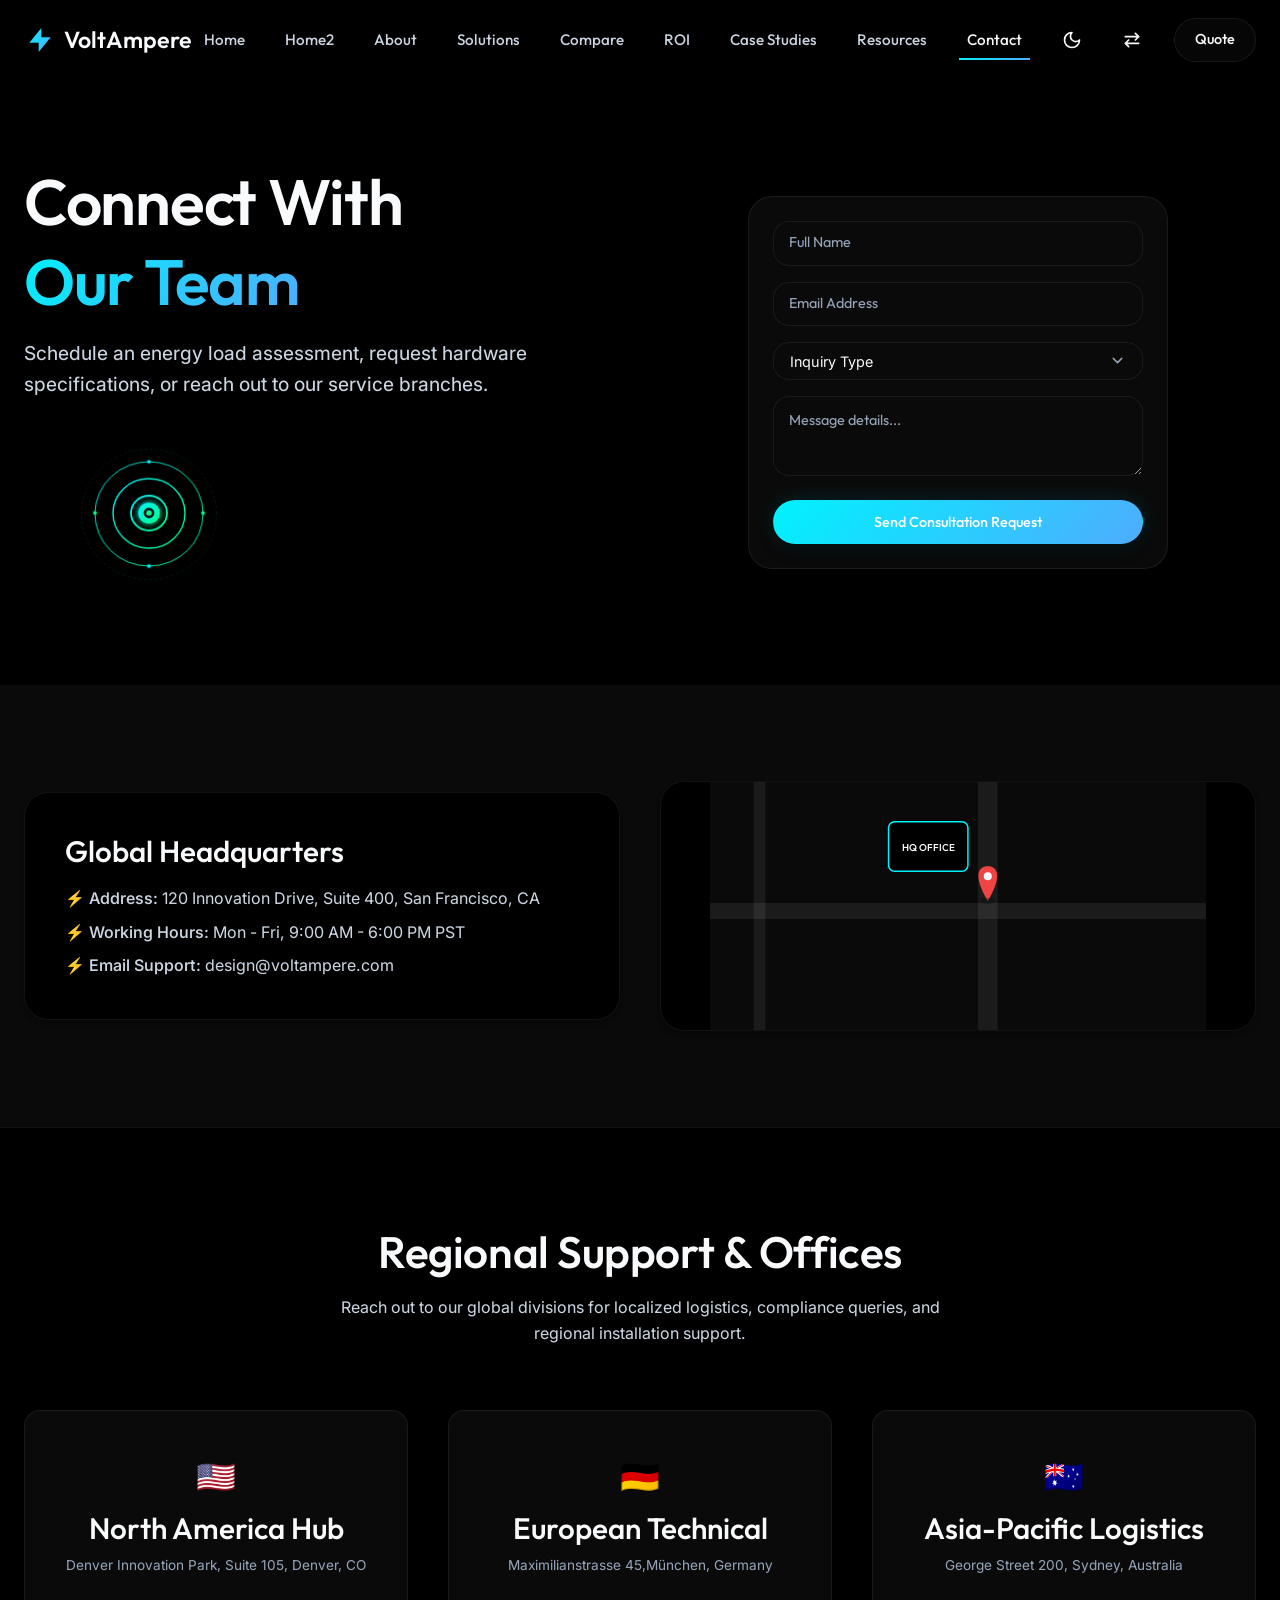
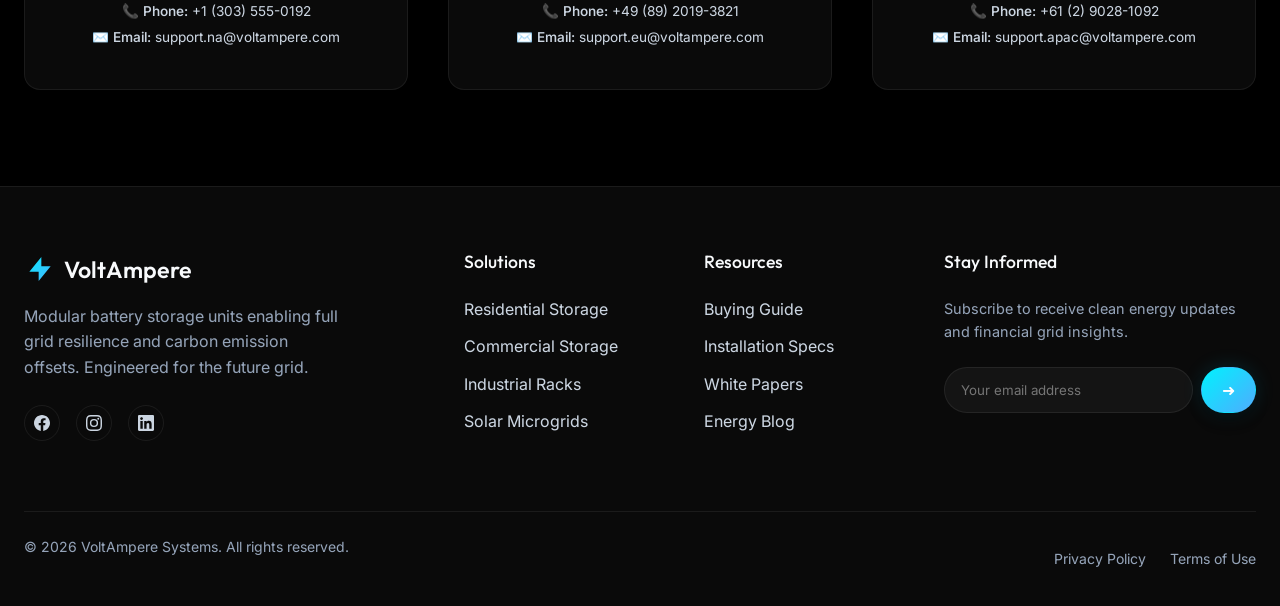
<file: contact.html>
<!DOCTYPE html>
<html lang="en" data-theme="dark">

<head>
    <meta charset="UTF-8">
    <meta name="viewport" content="width=device-width, initial-scale=1.0">
    <meta name="description"
        content="Contact our energy engineering headquarters. Request a quote or schedule a free site consultation.">
    <title>VoltAmpere | Contact Our Office</title>

    <!-- Favicon -->
    <link rel="icon" type="image/svg+xml"
        href="data:image/svg+xml,%3Csvg xmlns='http://www.w3.org/2000/svg' viewBox='0 0 24 24'%3E%3Cpath fill='%2300f2fe' d='M13 10V3L4 14h7v7l9-11h-7z'/%3E%3C/svg%3E">

    <!-- Stylesheets -->
    <link rel="stylesheet" href="styles/main.css?v=2.0">
    <link rel="stylesheet" href="styles/page-specific.css?v=2.0">

    <style>
        /* Map bouncing pin animation */
        @keyframes bounce-pin {
            0% {
                transform: translateY(0);
            }

            100% {
                transform: translateY(-12px);
            }
        }

        .bounce-pin-group {
            animation: bounce-pin 1s ease-in-out infinite alternate;
            transform-origin: 250px 120px;
        }

        /* Form loading states */
        .btn-submit.loading {
            pointer-events: none;
            opacity: 0.8;
            color: transparent !important;
        }

        .btn-submit.loading::after {
            content: '';
            position: absolute;
            width: 20px;
            height: 20px;
            border: 2px solid #ffffff;
            border-top-color: transparent;
            border-radius: 50%;
            animation: form-spin 0.8s linear infinite;
        }

        @keyframes form-spin {
            to {
                transform: rotate(360deg);
            }
        }
    </style>
</head>

<body class="theme-cyan-green">

    <!-- HEADER NAVIGATION -->
    <header class="site-header">
        <div class="container">
            <a href="index.html" class="logo" aria-label="VoltAmpere Home">
                <div class="logo-icon"></div>
                <span>VoltAmpere</span>
            </a>

            <nav class="desktop-nav" aria-label="Main Navigation">
                <a href="index.html" class="nav-link">Home</a>
                <a href="home2.html" class="nav-link">Home2</a>
                <a href="about.html" class="nav-link">About</a>
                <a href="solutions.html" class="nav-link">Solutions</a>
                <a href="compare.html" class="nav-link">Compare</a>
                <a href="roi.html" class="nav-link">ROI</a>
                <a href="projects.html" class="nav-link">Case Studies</a>
                <a href="resources.html" class="nav-link">Resources</a>
                <a href="contact.html" class="nav-link active">Contact</a>

                <button class="theme-toggle-btn" aria-label="Toggle Light/Dark Mode">
                    <svg class="sun" viewBox="0 0 24 24" fill="none" stroke="currentColor" stroke-width="2"
                        stroke-linecap="round" stroke-linejoin="round">
                        <circle cx="12" cy="12" r="4" />
                        <path
                            d="M12 2v2M12 20v2M4.93 4.93l1.41 1.41M17.66 17.66l1.41 1.41M2 12h2M20 12h2M6.34 17.66l-1.41 1.41M19.07 4.93l-1.41 1.41" />
                    </svg>
                    <svg class="moon" viewBox="0 0 24 24" fill="none" stroke="currentColor" stroke-width="2"
                        stroke-linecap="round" stroke-linejoin="round">
                        <path d="M12 3a6 6 0 0 0 9 9 9 9 0 1 1-9-9Z" />
                    </svg>
                </button>

                <button class="rtl-toggle-btn" aria-label="Toggle Layout Direction">
                    <svg viewBox="0 0 24 24" fill="none" stroke="currentColor" stroke-width="2" stroke-linecap="round"
                        stroke-linejoin="round">
                        <path d="M4 8h16M16 4l4 4-4 4" />
                        <path d="M20 16H4M8 12l-4 4 4 4" />
                    </svg>
                </button>

                <a href="contact.html" class="btn btn-secondary"
                    style="padding: 0.6rem 1.25rem; font-size: 0.9rem;">Quote</a>
            </nav>

            <button class="menu-btn" aria-label="Open Navigation Menu" aria-expanded="false">
                <span class="menu-btn-burger"></span>
            </button>
        </div>
    </header>

    <!-- MOBILE NAVIGATION DRAWER -->
    <div class="mobile-backdrop"></div>
    <nav class="mobile-nav" aria-label="Mobile Navigation">
        <div style="display: flex; gap: var(--spacing-xs); align-self: flex-end; margin-bottom: var(--spacing-sm);">
            <button class="theme-toggle-btn" aria-label="Toggle Light/Dark Mode">
                <svg class="sun" viewBox="0 0 24 24" fill="none" stroke="currentColor" stroke-width="2"
                    stroke-linecap="round" stroke-linejoin="round">
                    <circle cx="12" cy="12" r="4" />
                    <path
                        d="M12 2v2M12 20v2M4.93 4.93l1.41 1.41M17.66 17.66l1.41 1.41M2 12h2M20 12h2M6.34 17.66l-1.41 1.41M19.07 4.93l-1.41 1.41" />
                </svg>
                <svg class="moon" viewBox="0 0 24 24" fill="none" stroke="currentColor" stroke-width="2"
                    stroke-linecap="round" stroke-linejoin="round">
                    <path d="M12 3a6 6 0 0 0 9 9 9 9 0 1 1-9-9Z" />
                </svg>
            </button>
            <button class="rtl-toggle-btn" aria-label="Toggle Layout Direction">
                <svg viewBox="0 0 24 24" fill="none" stroke="currentColor" stroke-width="2" stroke-linecap="round"
                    stroke-linejoin="round">
                    <path d="M4 8h16M16 4l4 4-4 4" />
                    <path d="M20 16H4M8 12l-4 4 4 4" />
                </svg>
            </button>
        </div>
        <a href="index.html" class="nav-link">Home</a>
        <a href="home2.html" class="nav-link">Home2</a>
        <a href="about.html" class="nav-link">About</a>
        <a href="solutions.html" class="nav-link">Solutions</a>
        <a href="compare.html" class="nav-link">Compare</a>
        <a href="roi.html" class="nav-link">ROI</a>
        <a href="projects.html" class="nav-link">Case Studies</a>
        <a href="resources.html" class="nav-link">Resources</a>
        <a href="contact.html" class="nav-link active">Contact</a>
        <a href="contact.html" class="btn btn-primary" style="margin-top: var(--spacing-md);">Quote</a>
    </nav>

    <!-- HERO / TITLE -->
    <section class="section"
        style="padding-top: calc(var(--header-height) + var(--spacing-sm)); padding-bottom: var(--spacing-sm); min-height: calc(85vh - var(--header-height)); display: flex; align-items: center;"
        aria-label="Contact Hero">
        <div class="container">
            <div class="grid-2" style="align-items: center;">
                <div class="reveal">
                    <h1 style="margin-bottom: var(--spacing-sm);">Connect With <br><span
                            style="background: var(--accent-gradient); -webkit-background-clip: text; -webkit-text-fill-color: transparent;">Our
                            Team</span></h1>
                    <p class="lead-text" style="margin-bottom: var(--spacing-md);">Schedule an energy load assessment,
                        request hardware specifications, or reach out to our service branches.</p>

                    <!-- Scaled-down Transmitter SVG -->
                    <div
                        style="height: 180px; width: 100%; max-width: 250px; display: flex; align-items: center; justify-content: center; perspective: 800px; margin-top: var(--spacing-sm);">
                        <svg viewBox="0 0 400 400" width="100%" height="100%"
                            style="overflow: visible; transform: rotateX(15deg); animation: float-slow 4s ease-in-out infinite alternate;">
                            <defs>
                                <linearGradient id="contact-grad" x1="0" y1="0" x2="1" y2="1">
                                    <stop offset="0%" stop-color="#00f2fe" />
                                    <stop offset="100%" stop-color="#00ff87" />
                                </linearGradient>
                                <filter id="contact-glow" x="-30%" y="-30%" width="160%" height="160%">
                                    <feGaussianBlur stdDeviation="8" result="blur" />
                                    <feComposite in="SourceGraphic" in2="blur" operator="over" />
                                </filter>
                            </defs>

                            <!-- Expanding waves -->
                            <circle cx="200" cy="200" r="150" stroke="#00f2fe" stroke-width="1.5" stroke-dasharray="6 6"
                                fill="none" opacity="0.15"
                                style="animation: rotate-about 30s linear infinite; transform-origin: 200px 200px;" />

                            <!-- Pulsing radial signal waves -->
                            <circle cx="200" cy="200" r="120" stroke="url(#contact-grad)" stroke-width="2" fill="none"
                                style="animation: pulse-ring 3s infinite; transform-origin: 200px 200px;" />
                            <circle cx="200" cy="200" r="80" stroke="url(#contact-grad)" stroke-width="3" fill="none"
                                style="animation: pulse-ring 3s infinite 1s; transform-origin: 200px 200px;" />
                            <circle cx="200" cy="200" r="40" stroke="url(#contact-grad)" stroke-width="4" fill="none"
                                style="animation: pulse-ring 3s infinite 2s; transform-origin: 200px 200px;" />

                            <!-- Center transmitter core -->
                            <circle cx="200" cy="200" r="24" fill="url(#contact-grad)" filter="url(#contact-glow)" />
                            <circle cx="200" cy="200" r="12" fill="#04121f" />
                            <circle cx="200" cy="200" r="6" fill="#00ff87" />

                            <!-- Emitting particle flashes -->
                            <circle cx="200" cy="80" r="4" fill="#00f2fe" filter="url(#contact-glow)" />
                            <circle cx="200" cy="320" r="4" fill="#00f2fe" filter="url(#contact-glow)" />
                            <circle cx="80" cy="200" r="4" fill="#00ff87" filter="url(#contact-glow)" />
                            <circle cx="320" cy="200" r="4" fill="#00ff87" filter="url(#contact-glow)" />
                        </svg>
                    </div>
                </div>

                <!-- Contact Form in Hero -->
                <div class="reveal stagger-2" id="form-container"
                    style="background: var(--bg-secondary); padding: var(--spacing-md); border-radius: var(--radius-lg); border: 1px solid var(--border-color); box-shadow: var(--shadow-sm); max-width: 420px; width: 100%; margin: 0 auto;">
                    <form id="contact-form" action="#" method="POST" aria-label="Contact Form">
                        <div class="form-group" style="margin-bottom: var(--spacing-sm);">
                            <input type="text" id="name" class="form-input" placeholder=" " required
                                aria-label="Full Name" style="padding: 1rem 0.75rem 0.4rem;">
                            <label for="name" class="form-label" style="font-size: 0.9rem;">Full Name</label>
                        </div>

                        <div class="form-group" style="margin-bottom: var(--spacing-sm);">
                            <input type="email" id="email" class="form-input" placeholder=" " required
                                aria-label="Email Address" style="padding: 1rem 0.75rem 0.4rem;">
                            <label for="email" class="form-label" style="font-size: 0.9rem;">Email Address</label>
                        </div>

                        <div class="form-group" style="margin-bottom: var(--spacing-sm);">
                            <select id="topic" class="form-input" style="padding: 0.6rem 0.5rem; font-size: 0.9rem;"
                                required aria-label="Inquiry Topic">
                                <option value="" disabled selected hidden>Inquiry Type</option>
                                <option value="residential">Residential Wall Battery</option>
                                <option value="commercial">Commercial Modular Storage</option>
                                <option value="utility">Grid-Scale Industrial Racks</option>
                                <option value="general">General Partnerships</option>
                            </select>
                        </div>

                        <div class="form-group" style="margin-bottom: var(--spacing-sm);">
                            <textarea id="message" class="form-input" placeholder=" " required aria-label="Your Message"
                                style="min-height: 80px; padding-top: 1.2rem; font-size: 0.9rem;"></textarea>
                            <label for="message" class="form-label" style="font-size: 0.9rem; top: 0.8rem;">Message
                                details...</label>
                        </div>

                        <button type="submit" class="btn btn-primary btn-submit"
                            style="width: 100%; height: 44px; font-size: 0.9rem;">Send Consultation Request</button>
                    </form>

                    <!-- Hidden Success message -->
                    <div id="success-message" style="display: none; text-align: center; padding: var(--spacing-md) 0;">
                        <div class="form-success-icon">
                            <svg viewBox="0 0 52 52" style="width: 48px; height: 48px;">
                                <circle class="checkmark-circle" cx="26" cy="26" r="25" fill="none" />
                                <path class="checkmark-check" fill="none" d="M14.1 27.2l7.1 7.2 16.7-16.8" />
                            </svg>
                        </div>
                        <h3>Request Received!</h3>
                        <p style="color: var(--text-muted); margin-top: var(--spacing-xs); font-size: 0.85rem;">An
                            energy architect will reach out to analyze your load data shortly.</p>
                    </div>
                </div>
            </div>
        </div>
    </section>

    <!-- INFO SECTIONS -->
    <section class="section" style="background: var(--bg-secondary);" aria-label="Contact Channels">
        <div class="container">
            <div class="grid-2" style="align-items: center;">
                <!-- Left: Info Details -->
                <div class="reveal" style="display: flex; flex-direction: column; gap: var(--spacing-lg);">
                    <!-- Office Info Card -->
                    <div
                        style="background: var(--bg-primary); padding: var(--spacing-lg); border-radius: var(--radius-lg); border: 1px solid var(--border-color); box-shadow: var(--shadow-sm);">
                        <h3>Global Headquarters</h3>
                        <p style="margin-bottom: 0.5rem;">⚡ <strong>Address:</strong> 120 Innovation Drive, Suite 400,
                            San Francisco, CA</p>
                        <p style="margin-bottom: 0.5rem;">⚡ <strong>Working Hours:</strong> Mon - Fri, 9:00 AM - 6:00 PM
                            PST</p>
                        <p style="margin-bottom: 0;">⚡ <strong>Email Support:</strong> design@voltampere.com</p>
                    </div>
                </div>

                <!-- Right: Map -->
                <div class="reveal stagger-2" style="height: 250px; position: relative;">
                    <svg viewBox="0 0 500 250"
                        style="width: 100%; height: 100%; background: var(--bg-primary); border-radius: var(--radius-lg); border: 1px solid var(--border-color); box-shadow: var(--shadow-sm);">
                        <rect width="500" height="250" fill="var(--bg-secondary)" />
                        <!-- Road grids -->
                        <line x1="50" y1="0" x2="50" y2="250" stroke="var(--border-color)" stroke-width="12" />
                        <line x1="280" y1="0" x2="280" y2="250" stroke="var(--border-color)" stroke-width="20" />
                        <line x1="0" y1="130" x2="500" y2="130" stroke="var(--border-color)" stroke-width="16" />

                        <!-- Headquarters location bubble -->
                        <rect x="180" y="40" width="80" height="50" rx="6" fill="var(--bg-primary)"
                            stroke="var(--accent-primary)" stroke-width="1.5" />
                        <text x="220" y="70" text-anchor="middle" fill="var(--text-primary)" font-family="Outfit"
                            font-size="10" font-weight="550">HQ OFFICE</text>

                        <!-- Bouncing Location Pin Group -->
                        <g class="bounce-pin-group">
                            <path d="M280 85 C270 85, 265 95, 280 120 C295 95, 290 85, 280 85 Z" fill="#ef4444" />
                            <circle cx="280" cy="95" r="4" fill="#ffffff" />
                            <ellipse cx="280" cy="120" rx="8" ry="3" fill="#000000" fill-opacity="0.25" />
                        </g>
                    </svg>
                </div>
            </div>
        </div>
    </section>

    <!-- REGIONAL OFFICES & SUPPORT HUBS -->
    <section class="section" style="border-top: 1px solid var(--border-color); background: var(--bg-primary);"
        aria-label="Regional Offices">
        <div class="container">
            <div class="text-center" style="max-width: 600px; margin: 0 auto var(--spacing-xl);">
                <h2>Regional Support & Offices</h2>
                <p>Reach out to our global divisions for localized logistics, compliance queries, and regional
                    installation support.</p>
            </div>

            <div class="grid-3">
                <!-- Hub 1 -->
                <div class="reveal"
                    style="background: var(--bg-secondary); padding: var(--spacing-lg); border-radius: var(--radius-md); border: 1px solid var(--border-color); text-align: center;">
                    <div style="font-size: 2rem; margin-bottom: var(--spacing-xs);">🇺🇸</div>
                    <h3 style="margin-bottom: var(--spacing-xs);">North America Hub</h3>
                    <p style="font-size: 0.85rem; color: var(--text-muted); margin-bottom: var(--spacing-md);">Denver
                        Innovation Park, Suite 105, Denver, CO</p>
                    <p style="font-size: 0.85rem; margin-bottom: 0.25rem;">📞 <strong>Phone:</strong> +1 (303) 555-0192
                    </p>
                    <p style="font-size: 0.85rem; margin-bottom: 0;">✉️ <strong>Email:</strong>
                        support.na@voltampere.com</p>
                </div>

                <!-- Hub 2 -->
                <div class="reveal stagger-2"
                    style="background: var(--bg-secondary); padding: var(--spacing-lg); border-radius: var(--radius-md); border: 1px solid var(--border-color); text-align: center;">
                    <div style="font-size: 2rem; margin-bottom: var(--spacing-xs);">🇩🇪</div>
                    <h3 style="margin-bottom: var(--spacing-xs);">European Technical </h3>
                    <p style="font-size: 0.85rem; color: var(--text-muted); margin-bottom: var(--spacing-md);">
                        Maximilianstrasse 45,München, Germany</p>
                    <p style="font-size: 0.85rem; margin-bottom: 0.25rem;">📞 <strong>Phone:</strong> +49 (89) 2019-3821
                    </p>
                    <p style="font-size: 0.85rem; margin-bottom: 0;">✉️ <strong>Email:</strong>
                        support.eu@voltampere.com</p>
                </div>

                <!-- Hub 3 -->
                <div class="reveal stagger-3"
                    style="background: var(--bg-secondary); padding: var(--spacing-lg); border-radius: var(--radius-md); border: 1px solid var(--border-color); text-align: center;">
                    <div style="font-size: 2rem; margin-bottom: var(--spacing-xs);">🇦🇺</div>
                    <h3 style="margin-bottom: var(--spacing-xs);">Asia-Pacific Logistics</h3>
                    <p style="font-size: 0.85rem; color: var(--text-muted); margin-bottom: var(--spacing-md);">George
                        Street 200, Sydney, Australia</p>
                    <p style="font-size: 0.85rem; margin-bottom: 0.25rem;">📞 <strong>Phone:</strong> +61 (2) 9028-1092
                    </p>
                    <p style="font-size: 0.85rem; margin-bottom: 0;">✉️ <strong>Email:</strong>
                        support.apac@voltampere.com</p>
                </div>
            </div>
        </div>
    </section>

    <!-- FOOTER -->
    <footer class="site-footer">
        <div class="container">
            <div class="footer-grid">
                <div class="footer-col footer-brand">
                    <a href="index.html" class="logo" style="margin-bottom: var(--spacing-sm);">
                        <div class="logo-icon"></div>
                        <span>VoltAmpere</span>
                    </a>
                    <p>Modular battery storage units enabling full grid resilience and carbon emission offsets.
                        Engineered for the future grid.</p>
                    <div class="footer-socials">
                        <a href="#" class="social-icon" aria-label="Facebook">
                            <svg xmlns="http://www.w3.org/2000/svg" width="16" height="16" viewBox="0 0 24 24"
                                fill="currentColor">
                                <path
                                    d="M24 12.073c0-6.627-5.373-12-12-12s-12 5.373-12 12c0 5.99 4.388 10.954 10.125 11.854v-8.385H7.078v-3.47h3.047V9.43c0-3.007 1.792-4.669 4.533-4.669 1.312 0 2.686.235 2.686.235v2.953H15.83c-1.491 0-1.956.925-1.956 1.874v2.25h3.328l-.532 3.47h-2.796v8.385C19.612 23.027 24 18.062 24 12.073z" />
                            </svg>
                        </a>
                        <a href="#" class="social-icon" aria-label="Instagram">
                            <svg xmlns="http://www.w3.org/2000/svg" width="16" height="16" viewBox="0 0 24 24"
                                fill="currentColor">
                                <path
                                    d="M12 2.163c3.204 0 3.584.012 4.85.07 3.252.148 4.771 1.691 4.919 4.919.058 1.265.069 1.645.069 4.849 0 3.205-.012 3.584-.069 4.849-.149 3.225-1.664 4.771-4.919 4.919-1.266.058-1.644.07-4.85.07-3.204 0-3.584-.012-4.849-.07-3.26-.149-4.771-1.699-4.919-4.92-.058-1.265-.07-1.644-.07-4.849 0-3.204.013-3.583.07-4.849.149-3.227 1.664-4.771 4.919-4.919 1.266-.057 1.645-.069 4.849-.069zM12 0C8.741 0 8.333.014 7.053.072 2.695.272.273 2.69.073 7.051.014 8.333 0 8.741 0 12c0 3.259.014 3.668.072 4.948.2 4.358 2.618 6.78 6.98 6.98 1.281.058 1.689.072 4.948.072 3.259 0 3.668-.014 4.948-.072 4.354-.2 6.782-2.618 6.979-6.98.059-1.28.073-1.689.073-4.948 0-3.259-.014-3.667-.072-4.947-.196-4.354-2.617-6.78-6.979-6.98C15.668.014 15.259 0 12 0zm0 5.838a6.162 6.162 0 1 0 0 12.324 6.162 6.162 0 0 0 0-12.324zM12 16a4 4 0 1 1 0-8 4 4 0 0 1 0 8zm6.406-11.845a1.44 1.44 0 1 0 0 2.881 1.44 1.44 0 0 0 0-2.881z" />
                            </svg>
                        </a>
                        <a href="#" class="social-icon" aria-label="LinkedIn">
                            <svg xmlns="http://www.w3.org/2000/svg" width="16" height="16" viewBox="0 0 24 24"
                                fill="currentColor">
                                <path
                                    d="M20.447 20.452h-3.554v-5.569c0-1.328-.027-3.037-1.852-3.037-1.853 0-2.136 1.445-2.136 2.939v5.667H9.351V9h3.414v1.561h.046c.477-.9 1.637-1.85 3.37-1.85 3.601 0 4.267 2.37 4.267 5.455v6.286zM5.337 7.433c-1.144 0-2.063-.926-2.063-2.065 0-1.138.92-2.063 2.063-2.063 1.14 0 2.064.925 2.064 2.063 0 1.139-.925 2.065-2.064 2.065zm1.782 13.019H3.555V9h3.564v11.452zM22.225 0H1.771C.792 0 0 .774 0 1.729v20.542C0 23.227.792 24 1.771 24h20.451C23.2 24 24 23.227 24 22.271V1.729C24 .774 23.2 0 22.222 0h.003z" />
                            </svg>
                        </a>
                    </div>
                </div>

                <div class="footer-col">
                    <h4>Solutions</h4>
                    <ul class="footer-links">
                        <li><a href="solutions.html">Residential Storage</a></li>
                        <li><a href="solutions.html">Commercial Storage</a></li>
                        <li><a href="solutions.html">Industrial Racks</a></li>
                        <li><a href="solutions.html">Solar Microgrids</a></li>
                    </ul>
                </div>

                <div class="footer-col">
                    <h4>Resources</h4>
                    <ul class="footer-links">
                        <li><a href="resources.html">Buying Guide</a></li>
                        <li><a href="resources.html">Installation Specs</a></li>
                        <li><a href="resources.html">White Papers</a></li>
                        <li><a href="resources.html">Energy Blog</a></li>
                    </ul>
                </div>

                <div class="footer-col">
                    <h4>Stay Informed</h4>
                    <p style="font-size: 0.9rem; color: var(--text-muted);">Subscribe to receive clean energy updates
                        and financial grid insights.</p>
                    <form class="newsletter-form" action="#" method="POST" aria-label="Newsletter Subscription">
                        <input type="email" placeholder="Your email address" class="newsletter-input" required
                            aria-label="Email address">
                        <button type="submit" class="btn btn-primary" style="padding: 0.75rem 1.25rem;">➜</button>
                    </form>
                </div>
            </div>

            <div class="footer-bottom">
                <p>&copy; 2026 VoltAmpere Systems. All rights reserved.</p>
                <div style="display: flex; gap: var(--spacing-md);">
                    <a href="#">Privacy Policy</a>
                    <a href="#">Terms of Use</a>
                </div>
            </div>
        </div>
    </footer>

    <!-- Scripts -->
    <script src="js/main.js"></script>
    <script>
        document.addEventListener('DOMContentLoaded', () => {
            const form = document.getElementById('contact-form');
            const submitBtn = form.querySelector('.btn-submit');
            const successMsg = document.getElementById('success-message');

            form.addEventListener('submit', (e) => {
                e.preventDefault();

                // Add loading spinner classes
                submitBtn.classList.add('loading');
                submitBtn.disabled = true;

                // Simulate network latency (1.5 seconds)
                setTimeout(() => {
                    form.style.display = 'none';
                    successMsg.style.display = 'block';
                }, 1500);
            });
        });
    </script>
</body>

</html>
</file>
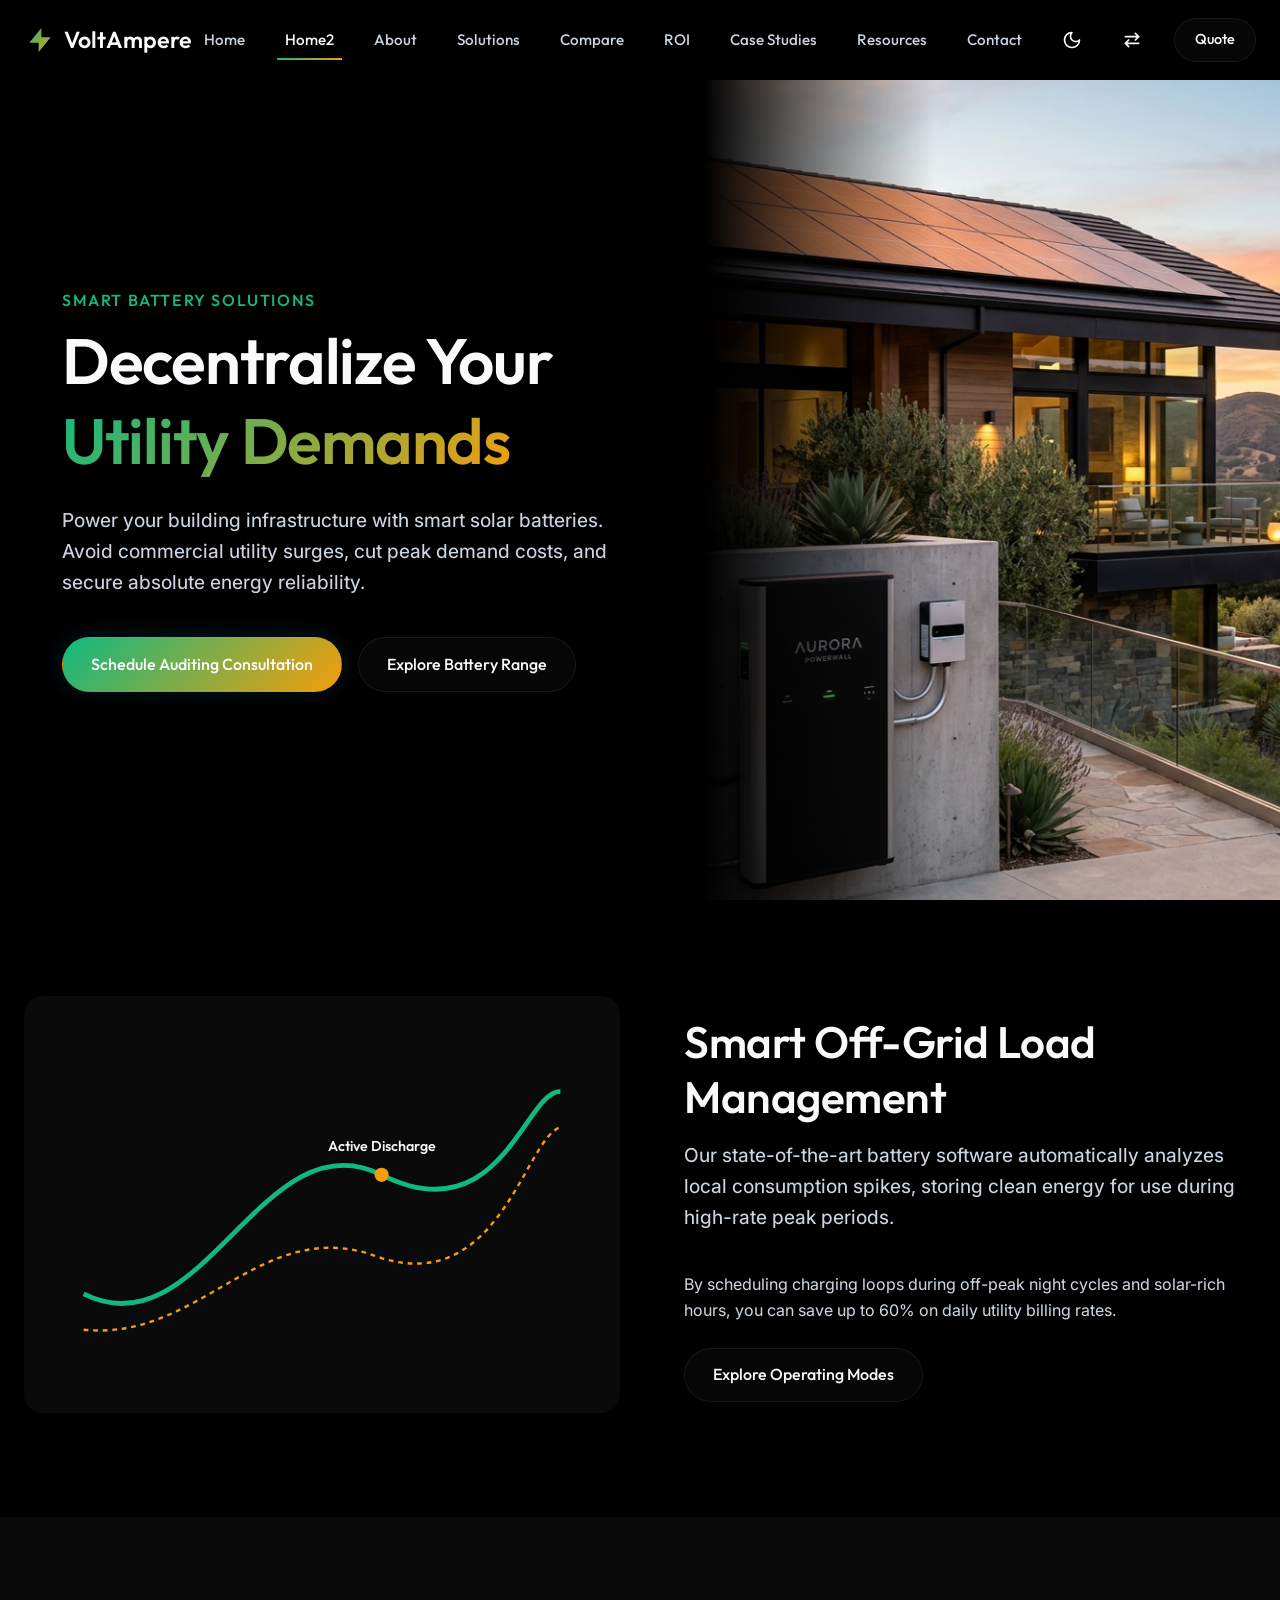
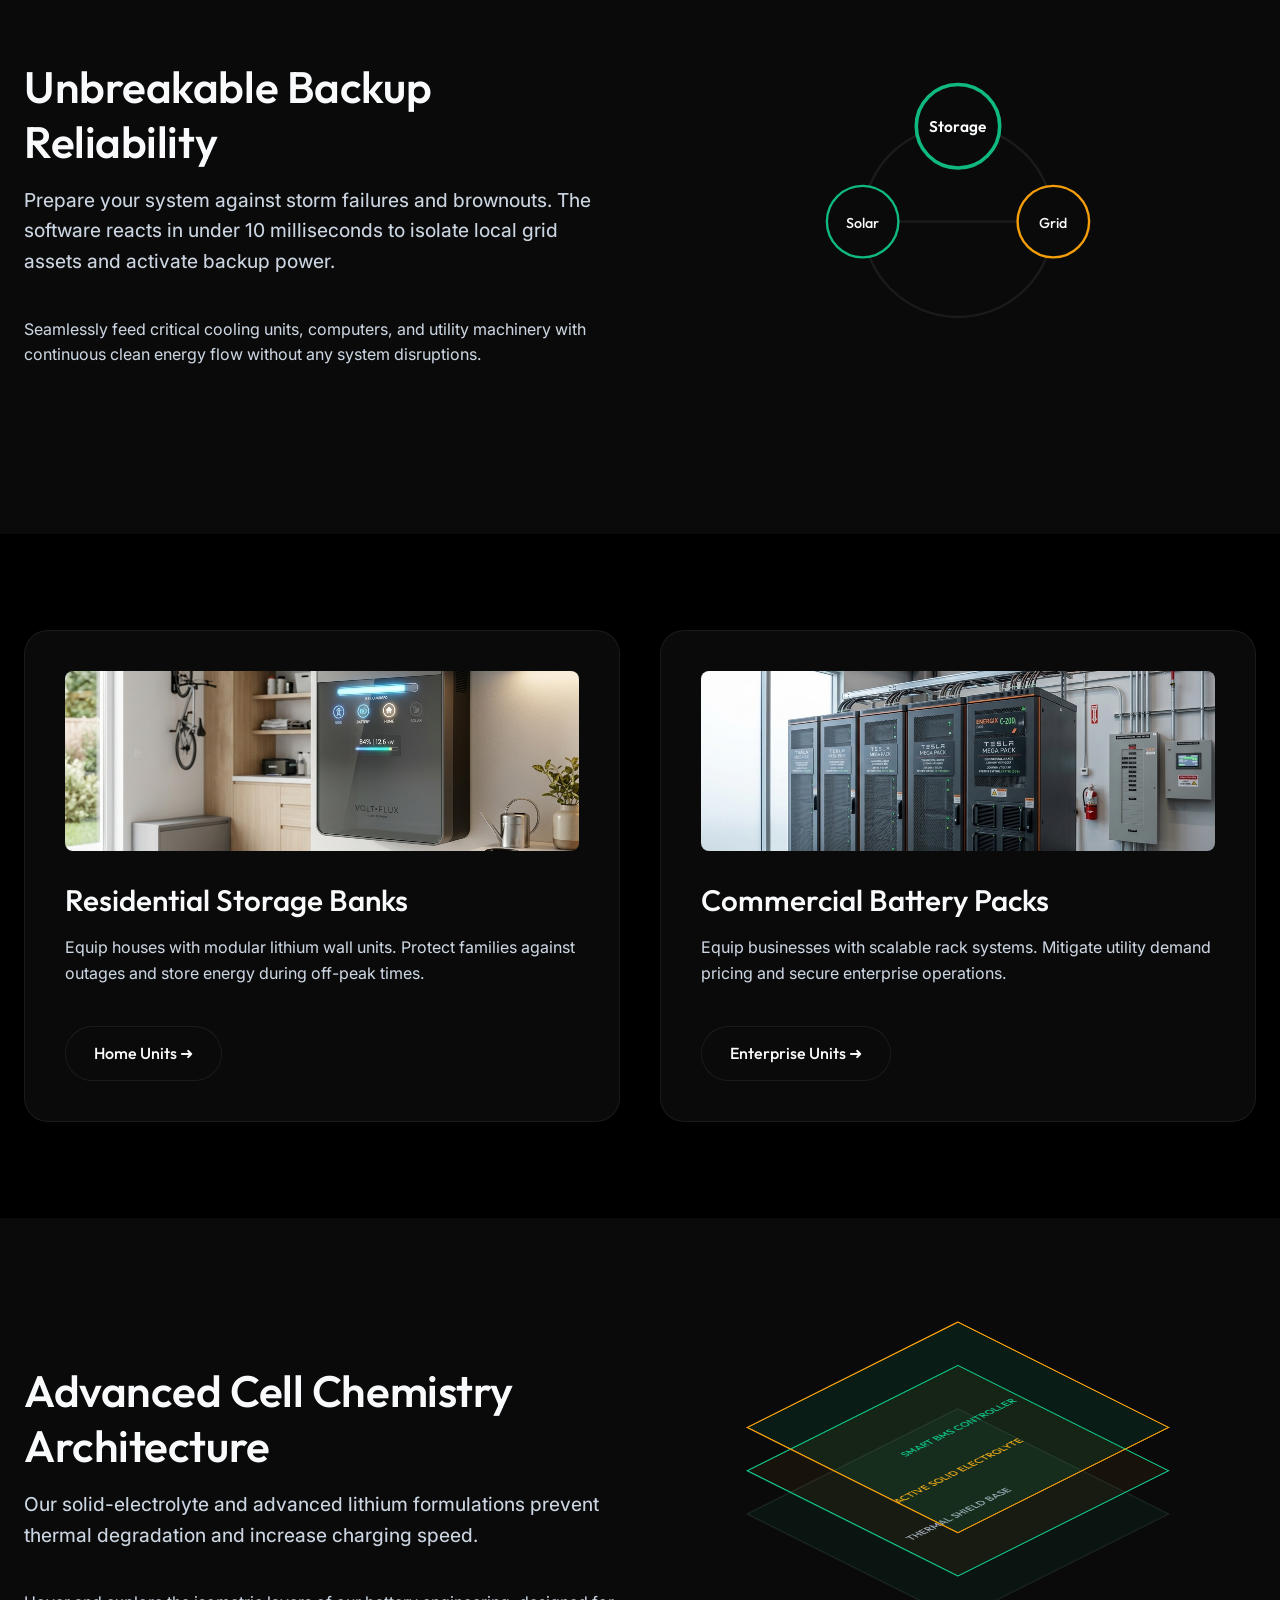
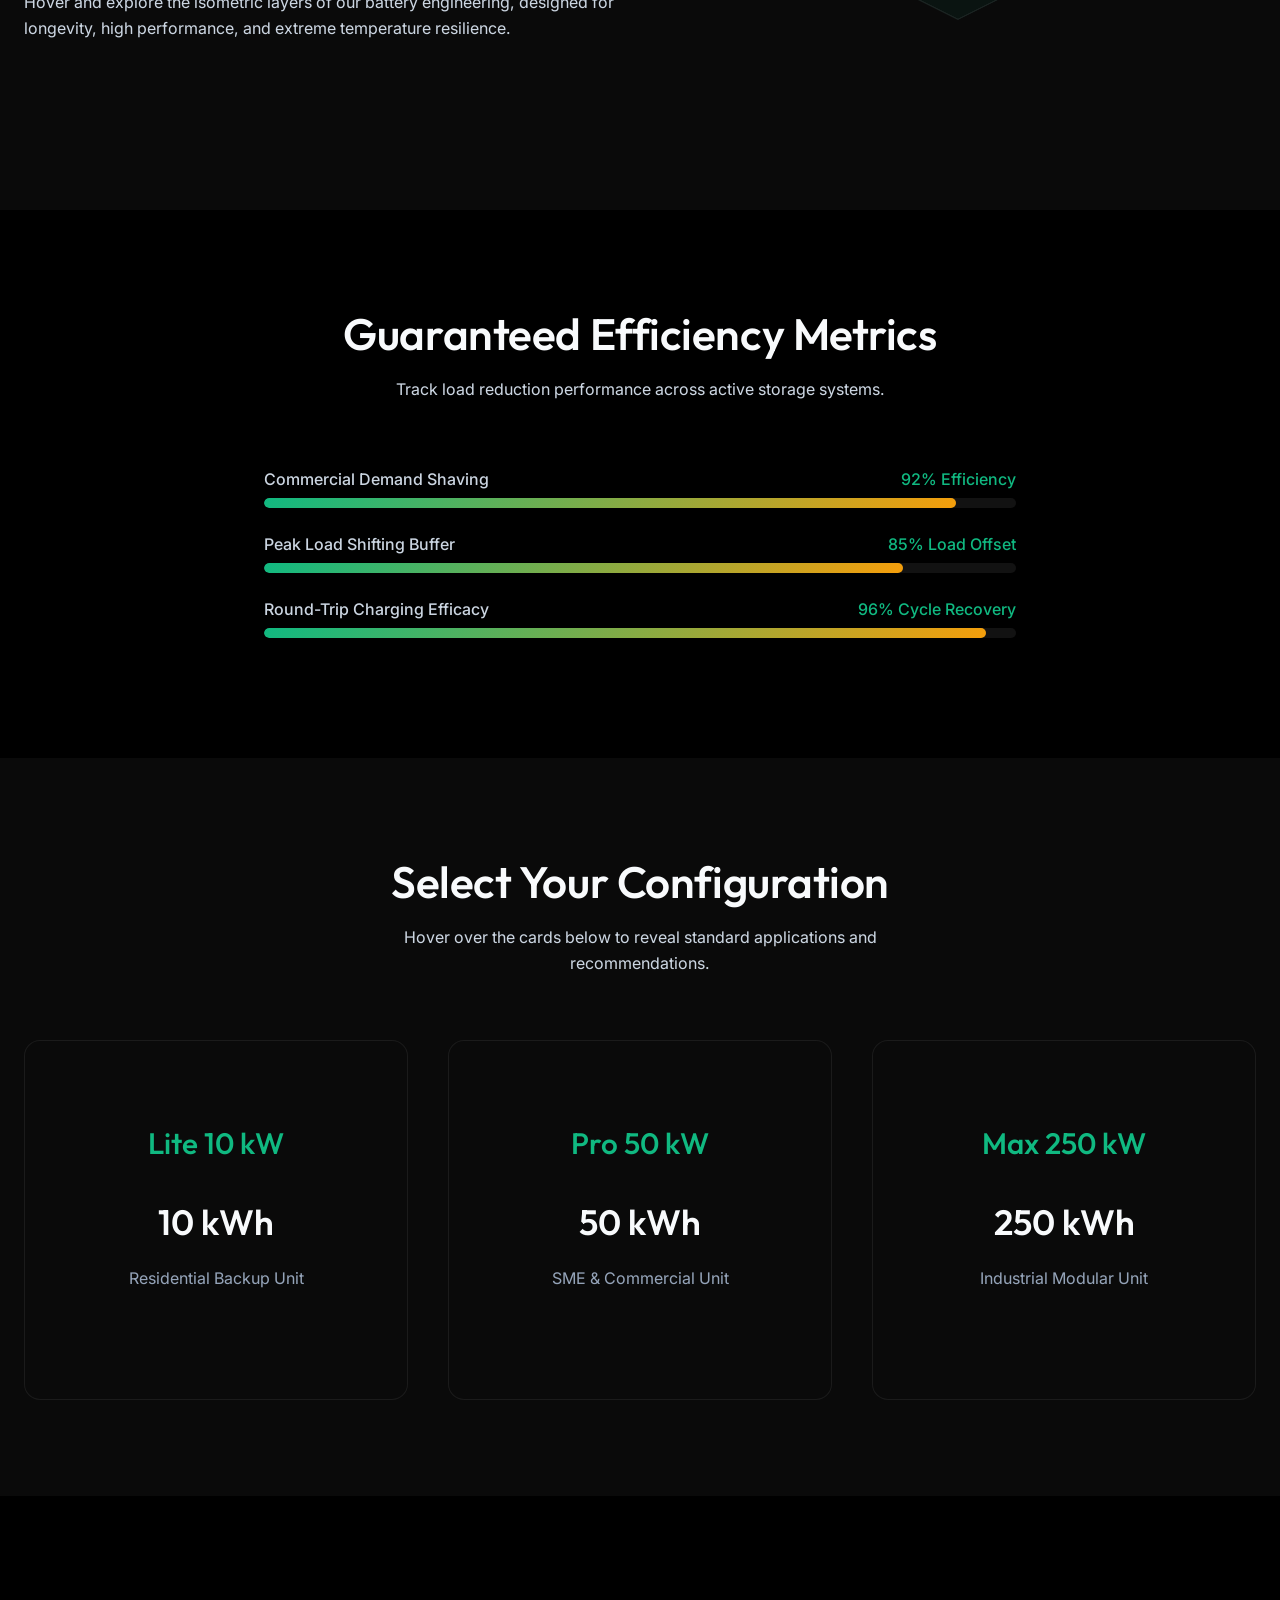
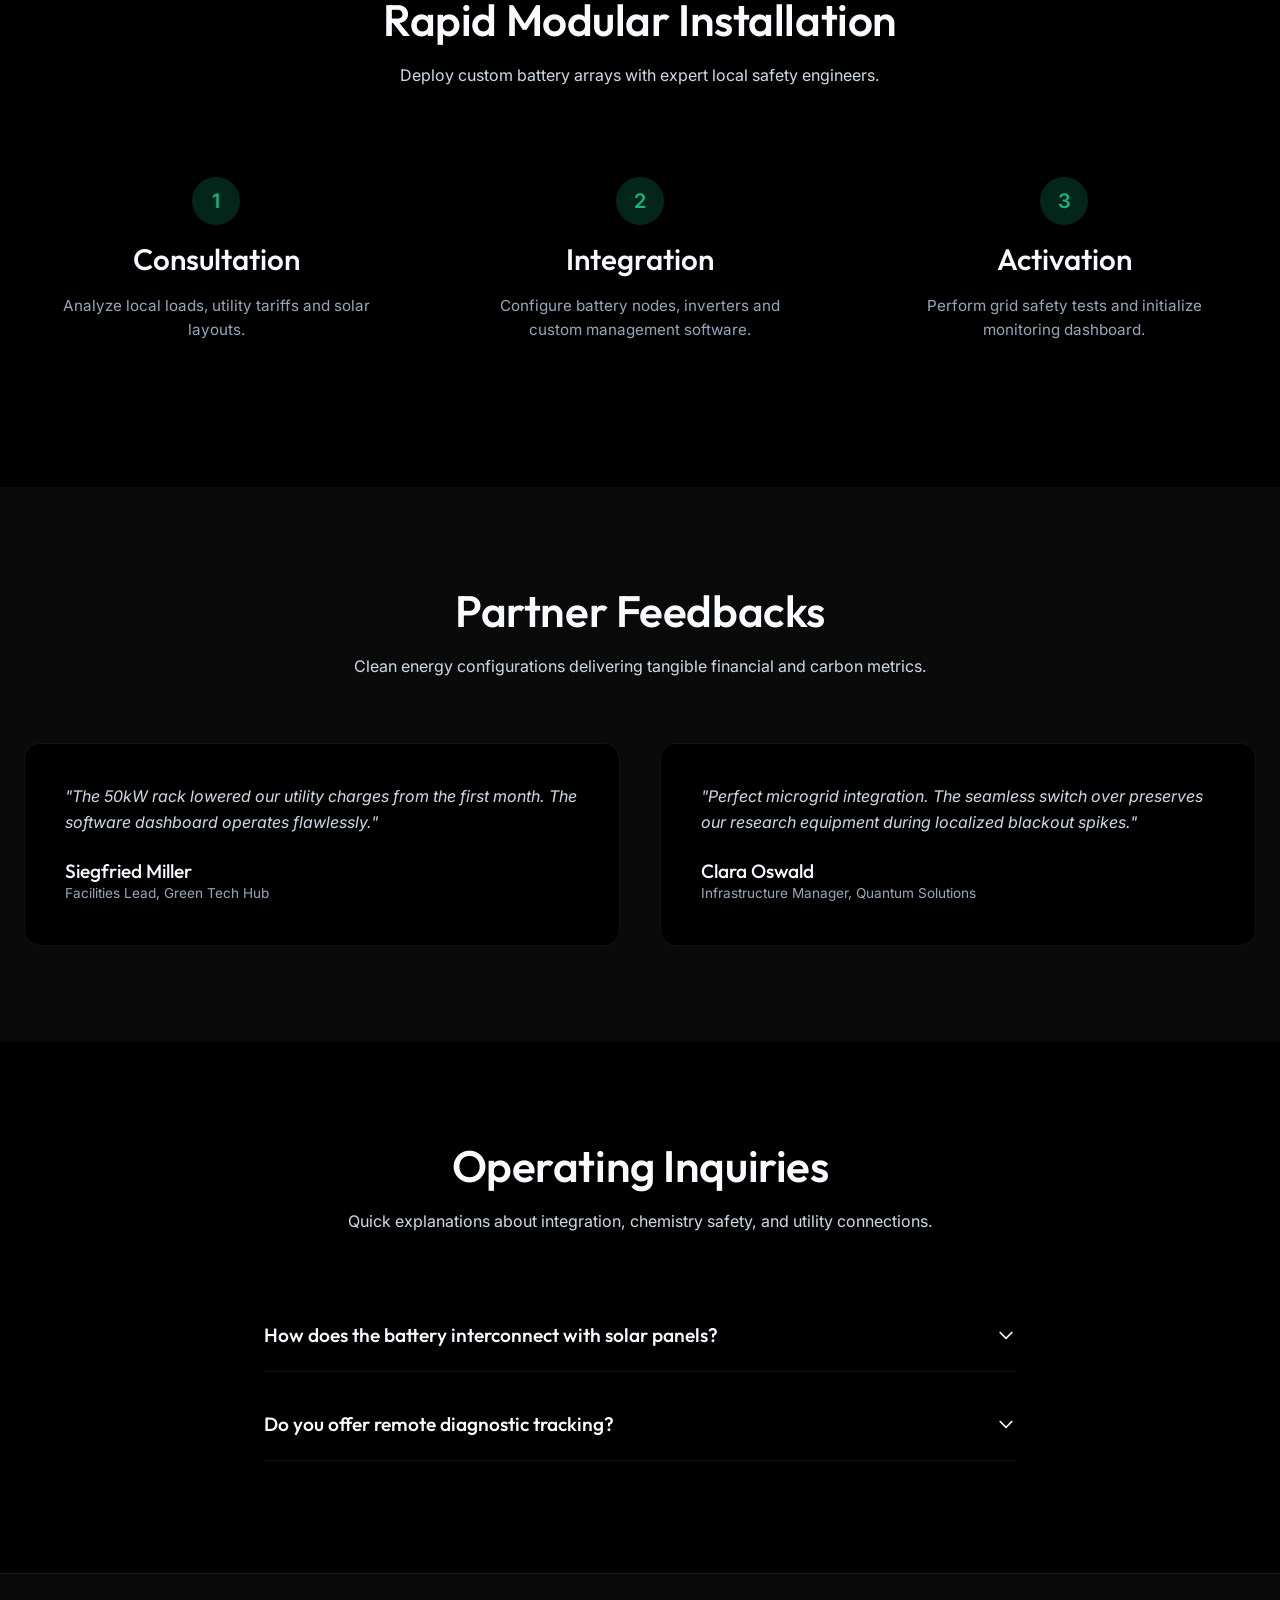
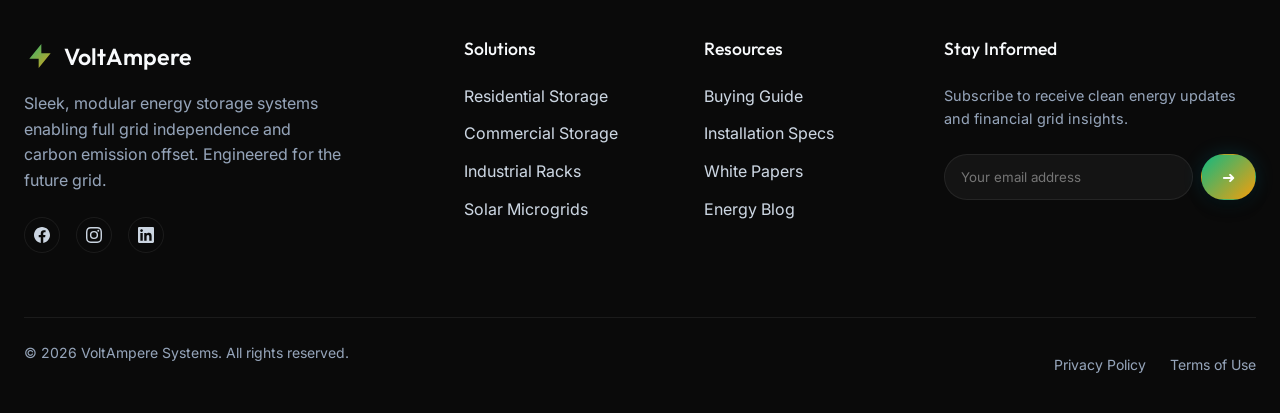
<file: home2.html>
<!DOCTYPE html>
<html lang="en" data-theme="dark">
<head>
    <meta charset="UTF-8">
    <meta name="viewport" content="width=device-width, initial-scale=1.0">
    <meta name="description" content="Premium solar battery storage systems. Accelerate your carbon offsets and experience complete smart utility management.">
    <title>VoltAmpere | Solar Battery Storage & Microgrids</title>
    
    <!-- Favicon -->
    <link rel="icon" type="image/svg+xml" href="data:image/svg+xml,%3Csvg xmlns='http://www.w3.org/2000/svg' viewBox='0 0 24 24'%3E%3Cpath fill='%2310b981' d='M13 10V3L4 14h7v7l9-11h-7z'/%3E%3C/svg%3E">
    
    <!-- Stylesheets -->
    <link rel="stylesheet" href="styles/main.css?v=2.0">
    <link rel="stylesheet" href="styles/page-specific.css?v=2.0">
</head>
<body class="theme-emerald-amber">

    <!-- HEADER NAVIGATION -->
    <header class="site-header">
        <div class="container">
            <a href="index.html" class="logo" aria-label="VoltAmpere Home">
                <div class="logo-icon" style="background: var(--accent-gradient);"></div>
                <span>VoltAmpere</span>
            </a>
            
            <nav class="desktop-nav" aria-label="Main Navigation">
                <a href="index.html" class="nav-link">Home</a>
                <a href="home2.html" class="nav-link active">Home2</a>
                <a href="about.html" class="nav-link">About</a>
                <a href="solutions.html" class="nav-link">Solutions</a>
                <a href="compare.html" class="nav-link">Compare</a>
                <a href="roi.html" class="nav-link">ROI</a>
                <a href="projects.html" class="nav-link">Case Studies</a>
                <a href="resources.html" class="nav-link">Resources</a>
                <a href="contact.html" class="nav-link">Contact</a>
                
                <button class="theme-toggle-btn" aria-label="Toggle Light/Dark Mode">
                    <svg class="sun" viewBox="0 0 24 24" fill="none" stroke="currentColor" stroke-width="2" stroke-linecap="round" stroke-linejoin="round"><circle cx="12" cy="12" r="4"/><path d="M12 2v2M12 20v2M4.93 4.93l1.41 1.41M17.66 17.66l1.41 1.41M2 12h2M20 12h2M6.34 17.66l-1.41 1.41M19.07 4.93l-1.41 1.41"/></svg>
                    <svg class="moon" viewBox="0 0 24 24" fill="none" stroke="currentColor" stroke-width="2" stroke-linecap="round" stroke-linejoin="round"><path d="M12 3a6 6 0 0 0 9 9 9 9 0 1 1-9-9Z"/></svg>
                </button>
                
                <button class="rtl-toggle-btn" aria-label="Toggle Layout Direction">
                    <svg viewBox="0 0 24 24" fill="none" stroke="currentColor" stroke-width="2"
                        stroke-linecap="round" stroke-linejoin="round">
                        <path d="M4 8h16M16 4l4 4-4 4" />
                        <path d="M20 16H4M8 12l-4 4 4 4" />
                    </svg>
                </button>
                
                <a href="contact.html" class="btn btn-secondary" style="padding: 0.6rem 1.25rem; font-size: 0.9rem;">Quote</a>
            </nav>
            
            <button class="menu-btn" aria-label="Open Navigation Menu" aria-expanded="false">
                <span class="menu-btn-burger"></span>
            </button>
        </div>
    </header>

    <!-- MOBILE NAVIGATION DRAWER -->
    <div class="mobile-backdrop"></div>
    <nav class="mobile-nav" aria-label="Mobile Navigation">
        <div style="display: flex; gap: var(--spacing-xs); align-self: flex-end; margin-bottom: var(--spacing-sm);">
            <button class="theme-toggle-btn" aria-label="Toggle Light/Dark Mode">
                <svg class="sun" viewBox="0 0 24 24" fill="none" stroke="currentColor" stroke-width="2" stroke-linecap="round" stroke-linejoin="round"><circle cx="12" cy="12" r="4"/><path d="M12 2v2M12 20v2M4.93 4.93l1.41 1.41M17.66 17.66l1.41 1.41M2 12h2M20 12h2M6.34 17.66l-1.41 1.41M19.07 4.93l-1.41 1.41"/></svg>
                <svg class="moon" viewBox="0 0 24 24" fill="none" stroke="currentColor" stroke-width="2" stroke-linecap="round" stroke-linejoin="round"><path d="M12 3a6 6 0 0 0 9 9 9 9 0 1 1-9-9Z"/></svg>
            </button>
            <button class="rtl-toggle-btn" aria-label="Toggle Layout Direction">
                <svg viewBox="0 0 24 24" fill="none" stroke="currentColor" stroke-width="2"
                    stroke-linecap="round" stroke-linejoin="round">
                    <path d="M4 8h16M16 4l4 4-4 4" />
                    <path d="M20 16H4M8 12l-4 4 4 4" />
                </svg>
            </button>
        </div>
        <a href="index.html" class="nav-link">Home</a>
        <a href="home2.html" class="nav-link active">Home2</a>
        <a href="about.html" class="nav-link">About</a>
        <a href="solutions.html" class="nav-link">Solutions</a>
        <a href="compare.html" class="nav-link">Compare</a>
        <a href="roi.html" class="nav-link">ROI</a>
        <a href="projects.html" class="nav-link">Case Studies</a>
        <a href="resources.html" class="nav-link">Resources</a>
        <a href="contact.html" class="nav-link">Contact</a>
        <a href="contact.html" class="btn btn-primary" style="margin-top: var(--spacing-md);">Quote</a>
    </nav>

    <!-- SPLIT-SCREEN PARALLAX HERO -->
    <section class="hero-split" aria-label="Split Hero Showcase">
        <div class="hero-split-left reveal">
            <div style="max-width: 580px; margin: 0 auto;">
                <span style="font-family: var(--font-primary); font-weight: 540; letter-spacing: 0.1em; color: var(--accent-primary); text-transform: uppercase;">Smart Battery Solutions</span>
                <h1 style="margin-top: 0.5rem; margin-bottom: var(--spacing-md);">Decentralize Your <br><span style="background: var(--accent-gradient); -webkit-background-clip: text; -webkit-text-fill-color: transparent;">Utility Demands</span></h1>
                <p class="lead-text">Power your building infrastructure with smart solar batteries. Avoid commercial utility surges, cut peak demand costs, and secure absolute energy reliability.</p>
                <div style="display: flex; gap: var(--spacing-sm); flex-wrap: wrap;">
                    <a href="contact.html" class="btn btn-primary">Schedule Auditing Consultation</a>
                    <a href="solutions.html" class="btn btn-secondary">Explore Battery Range</a>
                </div>
            </div>
        </div>
        <div class="hero-split-right">
            <div class="hero-split-overlay"></div>
            <img src="assets/images/home2_hero.png" alt="High-tech concrete structure with solar battery racks at sunset" class="parallax-bg">
        </div>
    </section>

    <!-- SMART ENERGY MANAGEMENT OVERVIEW -->
    <section class="section" aria-label="Smart Energy Overview">
        <div class="container">
            <div class="grid-2" style="align-items: center;">
                <div class="reveal">
                    <!-- SVG Smart Management Graph -->
                    <svg viewBox="0 0 500 350" fill="none" xmlns="http://www.w3.org/2000/svg" style="width: 100%;">
                        <rect width="500" height="350" rx="16" fill="var(--bg-secondary)"/>
                        <!-- Smooth energy waves -->
                        <path d="M50 250 C 150 300, 200 100, 300 150 C 400 200, 420 80, 450 80" stroke="var(--accent-primary)" stroke-width="4" fill="none"/>
                        <path d="M50 280 C 150 290, 200 180, 300 220 C 400 250, 420 120, 450 110" stroke="var(--accent-secondary)" stroke-width="2" stroke-dasharray="4 4" fill="none"/>
                        <!-- Data pin -->
                        <circle cx="300" cy="150" r="6" fill="#f59e0b"/>
                        <text x="300" y="130" text-anchor="middle" fill="var(--text-primary)" font-family="Outfit" font-size="12" font-weight="550">Active Discharge</text>
                    </svg>
                </div>
                <div class="reveal stagger-2" style="padding-left: var(--spacing-md);">
                    <h2>Smart Off-Grid Load Management</h2>
                    <p class="lead-text">Our state-of-the-art battery software automatically analyzes local consumption spikes, storing clean energy for use during high-rate peak periods.</p>
                    <p>By scheduling charging loops during off-peak night cycles and solar-rich hours, you can save up to 60% on daily utility billing rates.</p>
                    <a href="solutions.html" class="btn btn-secondary">Explore Operating Modes</a>
                </div>
            </div>
        </div>
    </section>

    <!-- GRID INDEPENDENCE BENEFITS -->
    <section class="section" style="background: var(--bg-secondary);" aria-label="Grid Independence Benefits">
        <div class="container">
            <div class="grid-2" style="align-items: center;">
                <div class="reveal">
                    <h2>Unbreakable Backup Reliability</h2>
                    <p class="lead-text">Prepare your system against storm failures and brownouts. The software reacts in under 10 milliseconds to isolate local grid assets and activate backup power.</p>
                    <p>Seamlessly feed critical cooling units, computers, and utility machinery with continuous clean energy flow without any system disruptions.</p>
                </div>
                <div class="reveal stagger-2">
                    <!-- SVG Backup Battery Nodes -->
                    <svg viewBox="0 0 500 350" fill="none" xmlns="http://www.w3.org/2000/svg" style="width: 100%;">
                        <circle cx="250" cy="175" r="80" stroke="var(--border-color)" stroke-width="2"/>
                        <path d="M170 175 h160" stroke="var(--border-color)" stroke-width="2"/>
                        <circle cx="170" cy="175" r="30" fill="var(--bg-secondary)" stroke="var(--accent-primary)" stroke-width="2"/>
                        <text x="170" y="180" text-anchor="middle" fill="var(--text-primary)" font-family="Outfit" font-size="12" font-weight="500">Solar</text>
                        <circle cx="330" cy="175" r="30" fill="var(--bg-secondary)" stroke="var(--accent-secondary)" stroke-width="2"/>
                        <text x="330" y="180" text-anchor="middle" fill="var(--text-primary)" font-family="Outfit" font-size="12" font-weight="500">Grid</text>
                        <circle cx="250" cy="95" r="35" fill="var(--bg-secondary)" stroke="var(--accent-primary)" stroke-width="3"/>
                        <text x="250" y="100" text-anchor="middle" fill="var(--text-primary)" font-family="Outfit" font-size="13" font-weight="600">Storage</text>
                    </svg>
                </div>
            </div>
        </div>
    </section>

    <!-- RESIDENTIAL & COMMERCIAL HIGHLIGHTS -->
    <section class="section" aria-label="System Configurations">
        <div class="container">
            <div class="grid-2">
                <!-- Residential Block -->
                <div class="reveal" style="background: var(--bg-secondary); padding: var(--spacing-lg); border-radius: var(--radius-lg); border: 1px solid var(--border-color);">
                    <!-- Residential Storage Image -->
                    <img src="assets/images/res_battery.png" alt="Residential Storage Banks" style="width: 100%; height: 180px; object-fit: cover; border-radius: var(--radius-sm); margin-bottom: var(--spacing-md);">
                    <h3>Residential Storage Banks</h3>
                    <p>Equip houses with modular lithium wall units. Protect families against outages and store energy during off-peak times.</p>
                    <a href="solutions.html" class="btn btn-secondary" style="margin-top: var(--spacing-sm);">Home Units ➜</a>
                </div>
                
                <!-- Commercial Block -->
                <div class="reveal stagger-2" style="background: var(--bg-secondary); padding: var(--spacing-lg); border-radius: var(--radius-lg); border: 1px solid var(--border-color);">
                    <!-- Commercial Battery Image -->
                    <img src="assets/images/com_battery.png" alt="Commercial Battery Packs" style="width: 100%; height: 180px; object-fit: cover; border-radius: var(--radius-sm); margin-bottom: var(--spacing-md);">
                    <h3>Commercial Battery Packs</h3>
                    <p>Equip businesses with scalable rack systems. Mitigate utility demand pricing and secure enterprise operations.</p>
                    <a href="solutions.html" class="btn btn-secondary" style="margin-top: var(--spacing-sm);">Enterprise Units ➜</a>
                </div>
            </div>
        </div>
    </section>

    <!-- BATTERY TECHNOLOGY SHOWCASE (ISOMETRIC ILLUSTRATION) -->
    <section class="section" style="background: var(--bg-secondary); overflow: hidden;" aria-label="Technology Showcase">
        <div class="container">
            <div class="grid-2" style="align-items: center;">
                <div class="reveal">
                    <h2>Advanced Cell Chemistry Architecture</h2>
                    <p class="lead-text">Our solid-electrolyte and advanced lithium formulations prevent thermal degradation and increase charging speed.</p>
                    <p>Hover and explore the isometric layers of our battery engineering, designed for longevity, high performance, and extreme temperature resilience.</p>
                </div>
                
                <div class="reveal stagger-2" style="display: flex; justify-content: center; align-items: center; height: 400px; position: relative;">
                    <!-- ISOMETRIC CONTAINER FOR MOUSE-DRIFT PARALLAX LAYERS -->
                    <div class="isometric-container" style="position: relative; width: 300px; height: 300px; transform-style: preserve-3d; cursor: grab;">
                        <!-- Layer 1: Base Grid (Backmost) -->
                        <div class="iso-layer" data-depth="0.1" style="position: absolute; inset: 0; border: 2px solid var(--border-color); background: rgba(16, 185, 129, 0.05); transform: rotateX(60deg) rotateZ(-45deg); transition: transform 0.1s ease-out; display: flex; align-items: center; justify-content: center;">
                            <span style="font-family: var(--font-primary); font-size: 0.8rem; color: var(--text-muted); text-transform: uppercase; font-weight: 550;">Thermal Shield Base</span>
                        </div>
                        <!-- Layer 2: Middle Circuit Node -->
                        <div class="iso-layer" data-depth="0.25" style="position: absolute; inset: 0; border: 2px solid var(--accent-primary); background: rgba(245, 158, 11, 0.05); transform: rotateX(60deg) rotateZ(-45deg) translateZ(50px); transition: transform 0.1s ease-out; display: flex; align-items: center; justify-content: center;">
                            <span style="font-family: var(--font-primary); font-size: 0.8rem; color: var(--accent-secondary); text-transform: uppercase; font-weight: 550;">Active Solid Electrolyte</span>
                        </div>
                        <!-- Layer 3: Top Plate (Frontmost) -->
                        <div class="iso-layer" data-depth="0.4" style="position: absolute; inset: 0; border: 2px solid var(--accent-secondary); background: rgba(16, 185, 129, 0.1); transform: rotateX(60deg) rotateZ(-45deg) translateZ(100px); transition: transform 0.1s ease-out; display: flex; align-items: center; justify-content: center;">
                            <span style="font-family: var(--font-primary); font-size: 0.8rem; color: var(--accent-primary); text-transform: uppercase; font-weight: 550;">Smart BMS Controller</span>
                        </div>
                    </div>
                </div>
            </div>
        </div>
    </section>

    <!-- ENERGY SAVINGS STATS (PROGRESS BARS) -->
    <section class="section" aria-label="Savings Performance">
        <div class="container" style="max-width: 800px;">
            <div class="text-center" style="margin-bottom: var(--spacing-xl);">
                <h2>Guaranteed Efficiency Metrics</h2>
                <p>Track load reduction performance across active storage systems.</p>
            </div>
            
            <div class="reveal">
                <!-- Stat 1 -->
                <div class="stat-bar-container">
                    <div class="stat-bar-label">
                        <span>Commercial Demand Shaving</span>
                        <span style="color: var(--accent-primary);">92% Efficiency</span>
                    </div>
                    <div class="stat-bar-bg">
                        <div class="stat-bar-fill" data-percentage="92"></div>
                    </div>
                </div>
                
                <!-- Stat 2 -->
                <div class="stat-bar-container">
                    <div class="stat-bar-label">
                        <span>Peak Load Shifting Buffer</span>
                        <span style="color: var(--accent-primary);">85% Load Offset</span>
                    </div>
                    <div class="stat-bar-bg">
                        <div class="stat-bar-fill" data-percentage="85"></div>
                    </div>
                </div>
                
                <!-- Stat 3 -->
                <div class="stat-bar-container">
                    <div class="stat-bar-label">
                        <span>Round-Trip Charging Efficacy</span>
                        <span style="color: var(--accent-primary);">96% Cycle Recovery</span>
                    </div>
                    <div class="stat-bar-bg">
                        <div class="stat-bar-fill" data-percentage="96"></div>
                    </div>
                </div>
            </div>
        </div>
    </section>

    <!-- COMPARISON PREVIEW (3D FLIP CARDS) -->
    <section class="section" style="background: var(--bg-secondary);" aria-label="Product Comparisons">
        <div class="container">
            <div class="text-center" style="max-width: 600px; margin: 0 auto var(--spacing-xl);">
                <h2>Select Your Configuration</h2>
                <p>Hover over the cards below to reveal standard applications and recommendations.</p>
            </div>
            
            <div class="grid-3">
                <!-- Flip Card 1 -->
                <div class="reveal">
                    <div class="flip-card-container">
                        <div class="flip-card-inner">
                            <div class="flip-card-front">
                                <h3 style="color: var(--accent-primary);">Lite 10 kW</h3>
                                <p style="font-size: 2.2rem; font-family: var(--font-primary); font-weight: 580; margin: var(--spacing-sm) 0;">10 kWh</p>
                                <p style="color: var(--text-muted);">Residential Backup Unit</p>
                            </div>
                            <div class="flip-card-back">
                                <h3>Best For:</h3>
                                <p>Standard houses seeking storm protection, backup lighting, and solar integration.</p>
                                <a href="compare.html" class="btn btn-secondary" style="color: var(--text-primary); border-color: transparent;">Compare Specs</a>
                            </div>
                        </div>
                    </div>
                </div>
                
                <!-- Flip Card 2 -->
                <div class="reveal stagger-2">
                    <div class="flip-card-container">
                        <div class="flip-card-inner">
                            <div class="flip-card-front">
                                <h3 style="color: var(--accent-primary);">Pro 50 kW</h3>
                                <p style="font-size: 2.2rem; font-family: var(--font-primary); font-weight: 580; margin: var(--spacing-sm) 0;">50 kWh</p>
                                <p style="color: var(--text-muted);">SME & Commercial Unit</p>
                            </div>
                            <div class="flip-card-back">
                                <h3>Best For:</h3>
                                <p>Small enterprises, offices, and large homes seeking peak load shaving.</p>
                                <a href="compare.html" class="btn btn-secondary" style="color: var(--text-primary); border-color: transparent;">Compare Specs</a>
                            </div>
                        </div>
                    </div>
                </div>
                
                <!-- Flip Card 3 -->
                <div class="reveal stagger-3">
                    <div class="flip-card-container">
                        <div class="flip-card-inner">
                            <div class="flip-card-front">
                                <h3 style="color: var(--accent-primary);">Max 250 kW</h3>
                                <p style="font-size: 2.2rem; font-family: var(--font-primary); font-weight: 580; margin: var(--spacing-sm) 0;">250 kWh</p>
                                <p style="color: var(--text-muted);">Industrial Modular Unit</p>
                            </div>
                            <div class="flip-card-back">
                                <h3>Best For:</h3>
                                <p>Factories, data centers, and grid microgrid infrastructure.</p>
                                <a href="compare.html" class="btn btn-secondary" style="color: var(--text-primary); border-color: transparent;">Compare Specs</a>
                            </div>
                        </div>
                    </div>
                </div>
            </div>
        </div>
    </section>

    <!-- INSTALLATION PROCESS -->
    <section class="section" aria-label="Installation Steps">
        <div class="container">
            <div class="text-center" style="max-width: 600px; margin: 0 auto var(--spacing-xl);">
                <h2>Rapid Modular Installation</h2>
                <p>Deploy custom battery arrays with expert local safety engineers.</p>
            </div>
            
            <div class="grid-3">
                <div class="reveal text-center" style="padding: var(--spacing-md);">
                    <div style="width: 48px; height: 48px; border-radius: 50%; background: var(--accent-glow); color: var(--accent-primary); display: flex; align-items: center; justify-content: center; font-size: 1.25rem; font-weight: 580; margin: 0 auto var(--spacing-sm);">1</div>
                    <h3>Consultation</h3>
                    <p style="font-size: 0.95rem; color: var(--text-muted);">Analyze local loads, utility tariffs and solar layouts.</p>
                </div>
                
                <div class="reveal stagger-2 text-center" style="padding: var(--spacing-md);">
                    <div style="width: 48px; height: 48px; border-radius: 50%; background: var(--accent-glow); color: var(--accent-primary); display: flex; align-items: center; justify-content: center; font-size: 1.25rem; font-weight: 580; margin: 0 auto var(--spacing-sm);">2</div>
                    <h3>Integration</h3>
                    <p style="font-size: 0.95rem; color: var(--text-muted);">Configure battery nodes, inverters and custom management software.</p>
                </div>
                
                <div class="reveal stagger-3 text-center" style="padding: var(--spacing-md);">
                    <div style="width: 48px; height: 48px; border-radius: 50%; background: var(--accent-glow); color: var(--accent-primary); display: flex; align-items: center; justify-content: center; font-size: 1.25rem; font-weight: 580; margin: 0 auto var(--spacing-sm);">3</div>
                    <h3>Activation</h3>
                    <p style="font-size: 0.95rem; color: var(--text-muted);">Perform grid safety tests and initialize monitoring dashboard.</p>
                </div>
            </div>
        </div>
    </section>

    <!-- TESTIMONIALS -->
    <section class="section" style="background: var(--bg-secondary);" aria-label="Customer Stories">
        <div class="container">
            <div class="text-center" style="max-width: 600px; margin: 0 auto var(--spacing-xl);">
                <h2>Partner Feedbacks</h2>
                <p>Clean energy configurations delivering tangible financial and carbon metrics.</p>
            </div>
            
            <div class="grid-2">
                <div class="reveal" style="background: var(--bg-primary); padding: var(--spacing-lg); border-radius: var(--radius-md); border: 1px solid var(--border-color);">
                    <p style="font-style: italic;">"The 50kW rack lowered our utility charges from the first month. The software dashboard operates flawlessly."</p>
                    <h4 style="margin-top: var(--spacing-sm); margin-bottom: 0;">Siegfried Miller</h4>
                    <p style="font-size: 0.85rem; color: var(--text-muted); margin-bottom: 0;">Facilities Lead, Green Tech Hub</p>
                </div>
                
                <div class="reveal stagger-2" style="background: var(--bg-primary); padding: var(--spacing-lg); border-radius: var(--radius-md); border: 1px solid var(--border-color);">
                    <p style="font-style: italic;">"Perfect microgrid integration. The seamless switch over preserves our research equipment during localized blackout spikes."</p>
                    <h4 style="margin-top: var(--spacing-sm); margin-bottom: 0;">Clara Oswald</h4>
                    <p style="font-size: 0.85rem; color: var(--text-muted); margin-bottom: 0;">Infrastructure Manager, Quantum Solutions</p>
                </div>
            </div>
        </div>
    </section>

    <!-- FAQ SECTION -->
    <section class="section" aria-label="Frequently Asked Questions">
        <div class="container" style="max-width: 800px;">
            <div class="text-center" style="margin-bottom: var(--spacing-xl);">
                <h2>Operating Inquiries</h2>
                <p>Quick explanations about integration, chemistry safety, and utility connections.</p>
            </div>
            
            <div class="accordion-group">
                <div class="accordion-item">
                    <button class="accordion-trigger" aria-expanded="false">
                        <span>How does the battery interconnect with solar panels?</span>
                        <svg fill="none" stroke="currentColor" stroke-width="2" viewBox="0 0 24 24"><path stroke-linecap="round" stroke-linejoin="round" d="M19 9l-7 7-7-7"/></svg>
                    </button>
                    <div class="accordion-panel">
                        <div class="accordion-content">
                            Our storage systems connect through a hybrid smart inverter. It directs solar currents to power immediate loads first, loads any excess to the battery storage banks, and feeds remaining power back to the public grid if allowed.
                        </div>
                    </div>
                </div>
                
                <div class="accordion-item">
                    <button class="accordion-trigger" aria-expanded="false">
                        <span>Do you offer remote diagnostic tracking?</span>
                        <svg fill="none" stroke="currentColor" stroke-width="2" viewBox="0 0 24 24"><path stroke-linecap="round" stroke-linejoin="round" d="M19 9l-7 7-7-7"/></svg>
                    </button>
                    <div class="accordion-panel">
                        <div class="accordion-content">
                            Yes, all VoltAmpere systems include active internet connectivity linked directly to our monitoring center. We track cell voltages, operating temperatures, and battery capacity, sending updates and OTA software optimizations automatically.
                        </div>
                    </div>
                </div>
            </div>
        </div>
    </section>

    <!-- FOOTER -->
    <footer class="site-footer">
        <div class="container">
            <div class="footer-grid">
                <div class="footer-col footer-brand">
                    <a href="index.html" class="logo" style="margin-bottom: var(--spacing-sm);">
                        <div class="logo-icon" style="background: var(--accent-gradient);"></div>
                        <span>VoltAmpere</span>
                    </a>
                    <p>Sleek, modular energy storage systems enabling full grid independence and carbon emission offset. Engineered for the future grid.</p>
                    <div class="footer-socials">
                        <a href="#" class="social-icon" aria-label="Facebook">
                            <svg xmlns="http://www.w3.org/2000/svg" width="16" height="16" viewBox="0 0 24 24" fill="currentColor">
                                <path d="M24 12.073c0-6.627-5.373-12-12-12s-12 5.373-12 12c0 5.99 4.388 10.954 10.125 11.854v-8.385H7.078v-3.47h3.047V9.43c0-3.007 1.792-4.669 4.533-4.669 1.312 0 2.686.235 2.686.235v2.953H15.83c-1.491 0-1.956.925-1.956 1.874v2.25h3.328l-.532 3.47h-2.796v8.385C19.612 23.027 24 18.062 24 12.073z"/>
                            </svg>
                        </a>
                        <a href="#" class="social-icon" aria-label="Instagram">
                            <svg xmlns="http://www.w3.org/2000/svg" width="16" height="16" viewBox="0 0 24 24" fill="currentColor">
                                <path d="M12 2.163c3.204 0 3.584.012 4.85.07 3.252.148 4.771 1.691 4.919 4.919.058 1.265.069 1.645.069 4.849 0 3.205-.012 3.584-.069 4.849-.149 3.225-1.664 4.771-4.919 4.919-1.266.058-1.644.07-4.85.07-3.204 0-3.584-.012-4.849-.07-3.26-.149-4.771-1.699-4.919-4.92-.058-1.265-.07-1.644-.07-4.849 0-3.204.013-3.583.07-4.849.149-3.227 1.664-4.771 4.919-4.919 1.266-.057 1.645-.069 4.849-.069zM12 0C8.741 0 8.333.014 7.053.072 2.695.272.273 2.69.073 7.051.014 8.333 0 8.741 0 12c0 3.259.014 3.668.072 4.948.2 4.358 2.618 6.78 6.98 6.98 1.281.058 1.689.072 4.948.072 3.259 0 3.668-.014 4.948-.072 4.354-.2 6.782-2.618 6.979-6.98.059-1.28.073-1.689.073-4.948 0-3.259-.014-3.667-.072-4.947-.196-4.354-2.617-6.78-6.979-6.98C15.668.014 15.259 0 12 0zm0 5.838a6.162 6.162 0 1 0 0 12.324 6.162 6.162 0 0 0 0-12.324zM12 16a4 4 0 1 1 0-8 4 4 0 0 1 0 8zm6.406-11.845a1.44 1.44 0 1 0 0 2.881 1.44 1.44 0 0 0 0-2.881z"/>
                            </svg>
                        </a>
                        <a href="#" class="social-icon" aria-label="LinkedIn">
                            <svg xmlns="http://www.w3.org/2000/svg" width="16" height="16" viewBox="0 0 24 24" fill="currentColor">
                                <path d="M20.447 20.452h-3.554v-5.569c0-1.328-.027-3.037-1.852-3.037-1.853 0-2.136 1.445-2.136 2.939v5.667H9.351V9h3.414v1.561h.046c.477-.9 1.637-1.85 3.37-1.85 3.601 0 4.267 2.37 4.267 5.455v6.286zM5.337 7.433c-1.144 0-2.063-.926-2.063-2.065 0-1.138.92-2.063 2.063-2.063 1.14 0 2.064.925 2.064 2.063 0 1.139-.925 2.065-2.064 2.065zm1.782 13.019H3.555V9h3.564v11.452zM22.225 0H1.771C.792 0 0 .774 0 1.729v20.542C0 23.227.792 24 1.771 24h20.451C23.2 24 24 23.227 24 22.271V1.729C24 .774 23.2 0 22.222 0h.003z"/>
                            </svg>
                        </a>
                    </div>
                </div>
                
                <div class="footer-col">
                    <h4>Solutions</h4>
                    <ul class="footer-links">
                        <li><a href="solutions.html">Residential Storage</a></li>
                        <li><a href="solutions.html">Commercial Storage</a></li>
                        <li><a href="solutions.html">Industrial Racks</a></li>
                        <li><a href="solutions.html">Solar Microgrids</a></li>
                    </ul>
                </div>
                
                <div class="footer-col">
                    <h4>Resources</h4>
                    <ul class="footer-links">
                        <li><a href="resources.html">Buying Guide</a></li>
                        <li><a href="resources.html">Installation Specs</a></li>
                        <li><a href="resources.html">White Papers</a></li>
                        <li><a href="resources.html">Energy Blog</a></li>
                    </ul>
                </div>
                
                <div class="footer-col">
                    <h4>Stay Informed</h4>
                    <p style="font-size: 0.9rem; color: var(--text-muted);">Subscribe to receive clean energy updates and financial grid insights.</p>
                    <form class="newsletter-form" action="#" method="POST" aria-label="Newsletter Subscription">
                        <input type="email" placeholder="Your email address" class="newsletter-input" required aria-label="Email address">
                        <button type="submit" class="btn btn-primary" style="padding: 0.75rem 1.25rem;">➜</button>
                    </form>
                </div>
            </div>
            
            <div class="footer-bottom">
                <p>&copy; 2026 VoltAmpere Systems. All rights reserved.</p>
                <div style="display: flex; gap: var(--spacing-md);">
                    <a href="#">Privacy Policy</a>
                    <a href="#">Terms of Use</a>
                </div>
            </div>
        </div>
    </footer>

    <!-- Scripts -->
    <script src="js/main.js"></script>
    <script src="js/home2.js"></script>
</body>
</html>
</file>
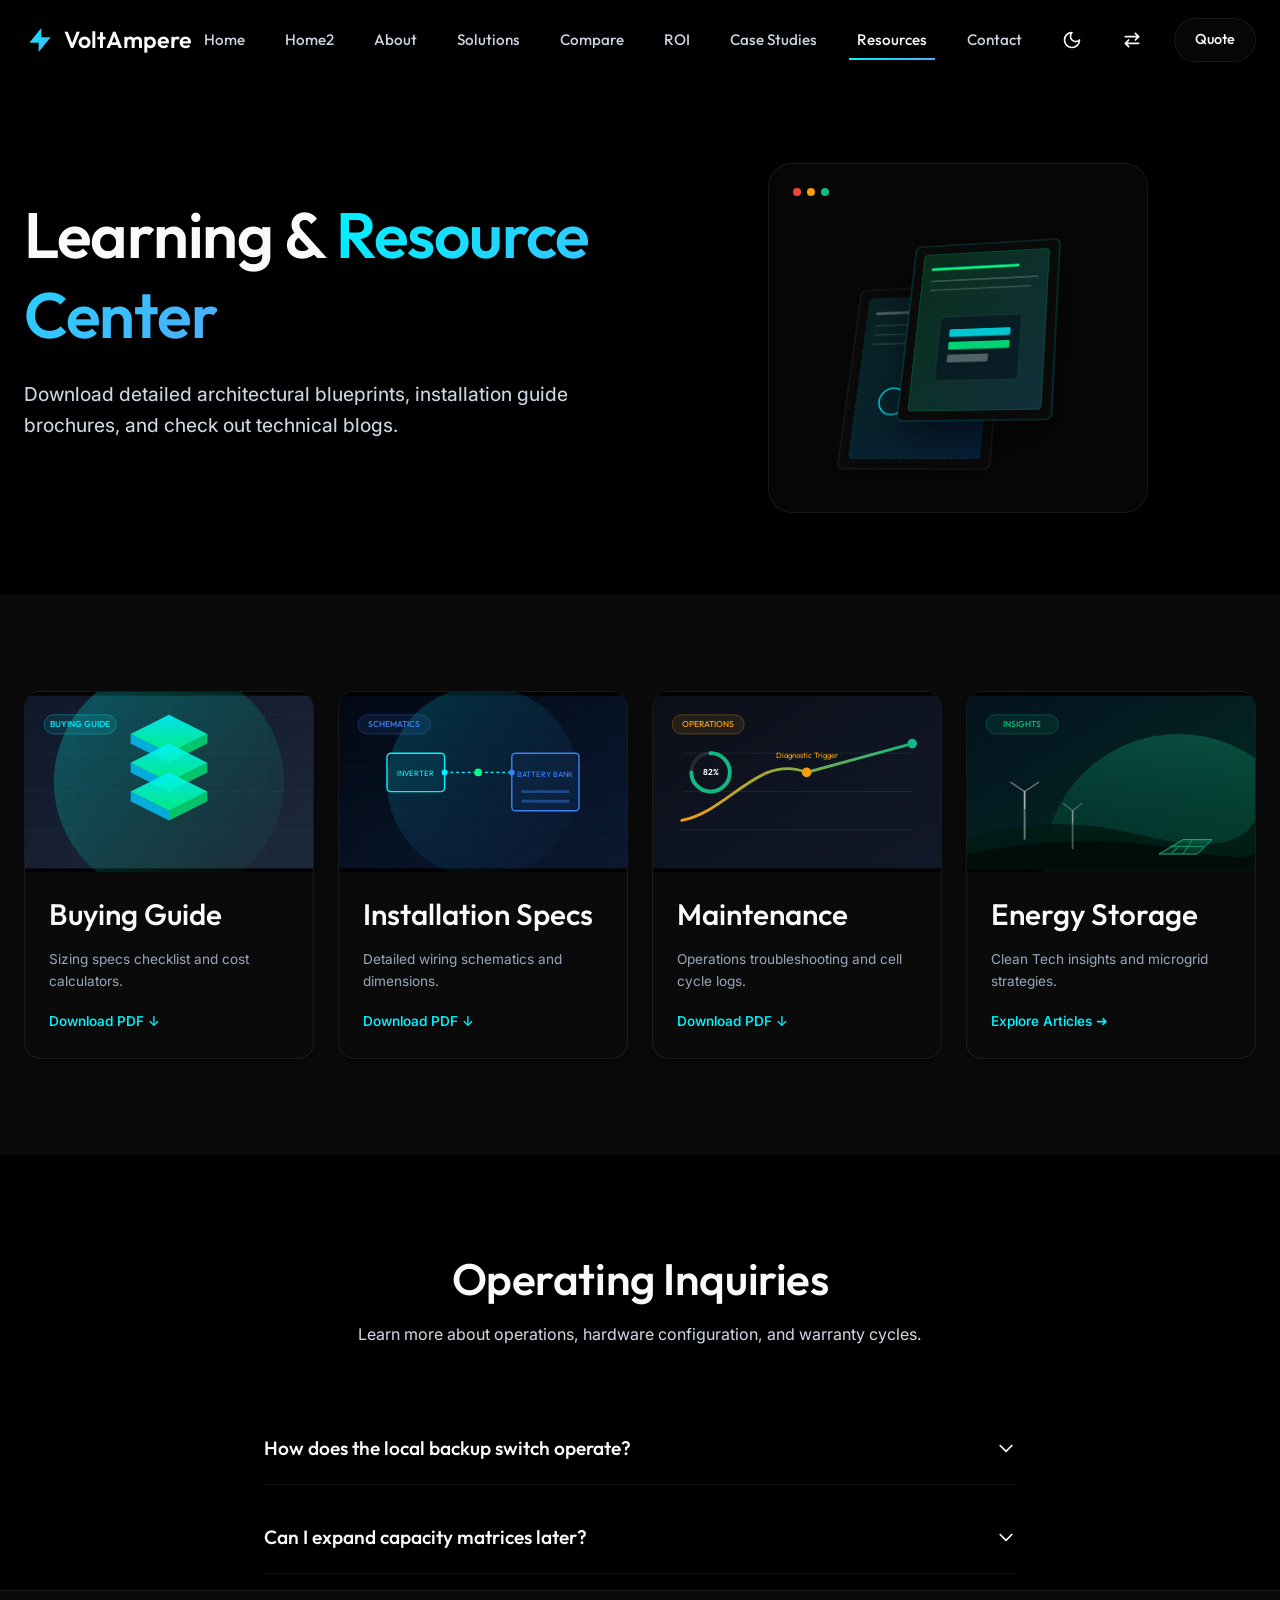
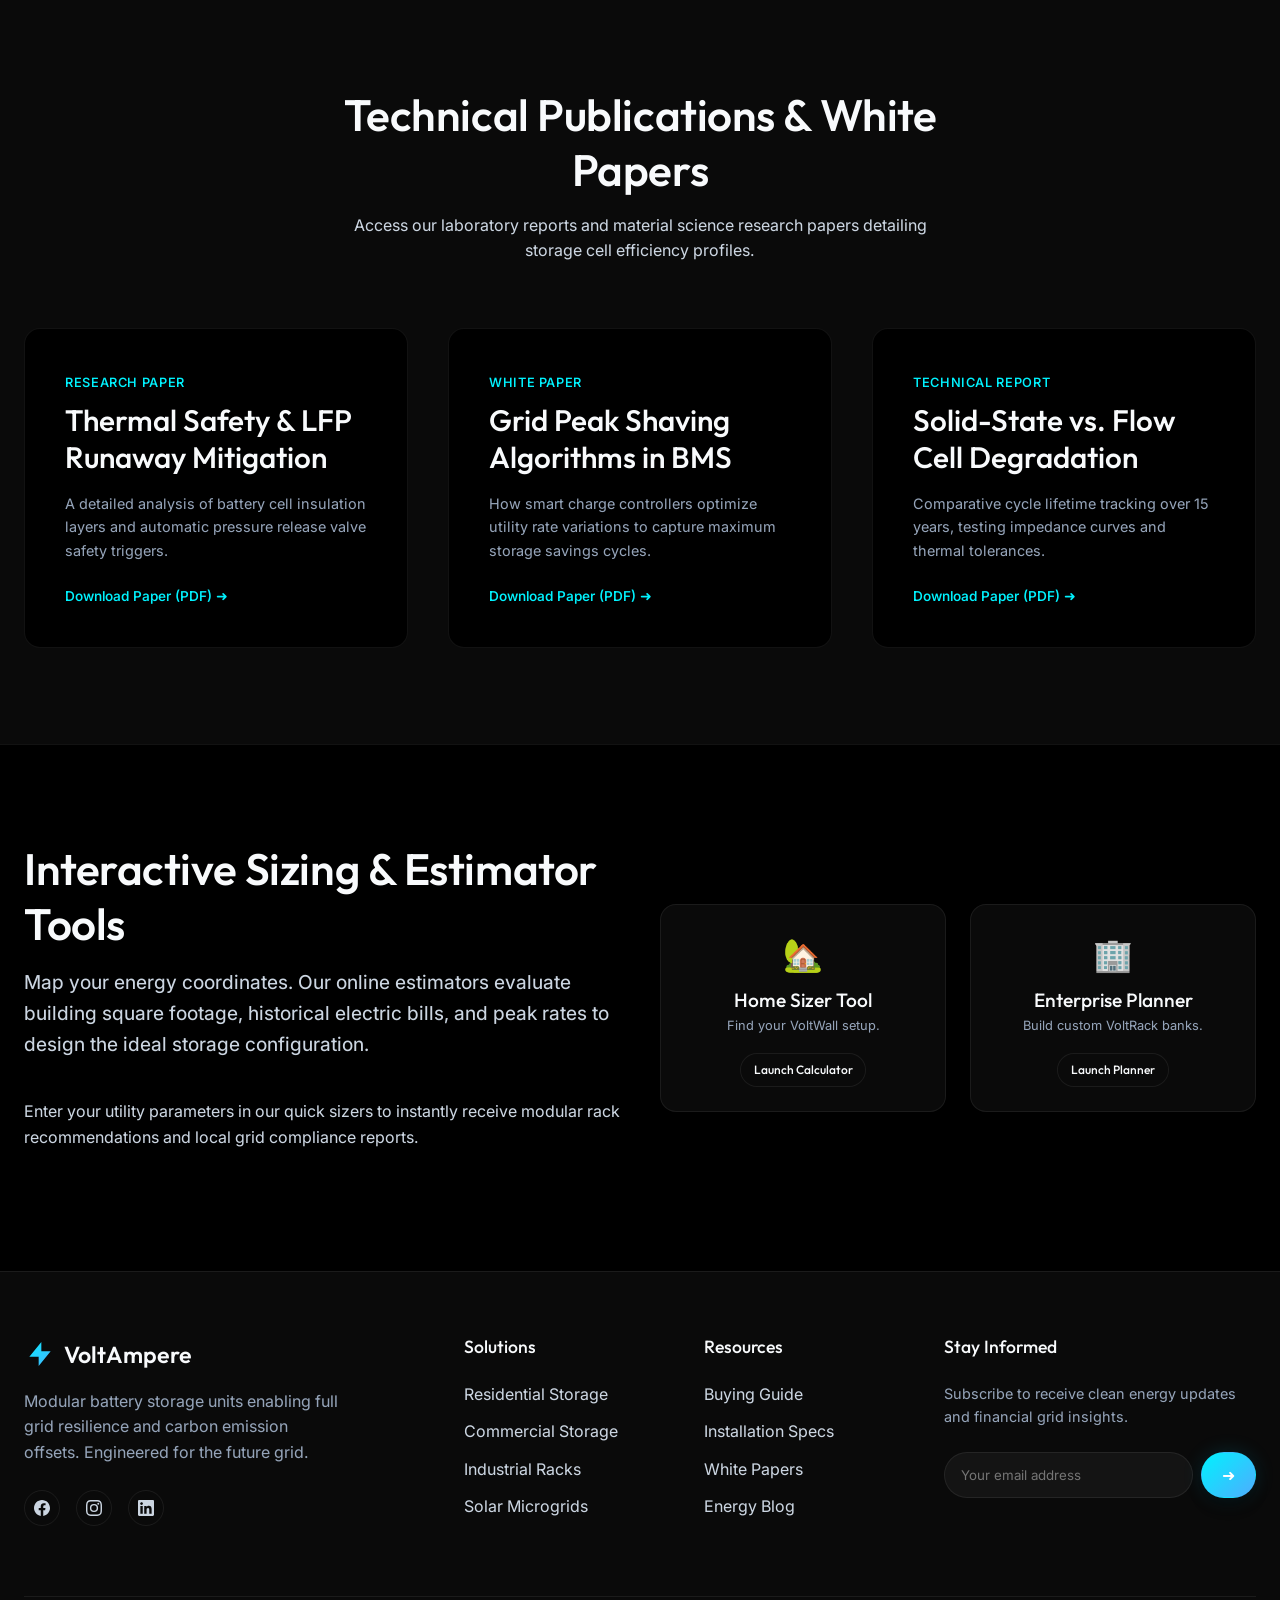
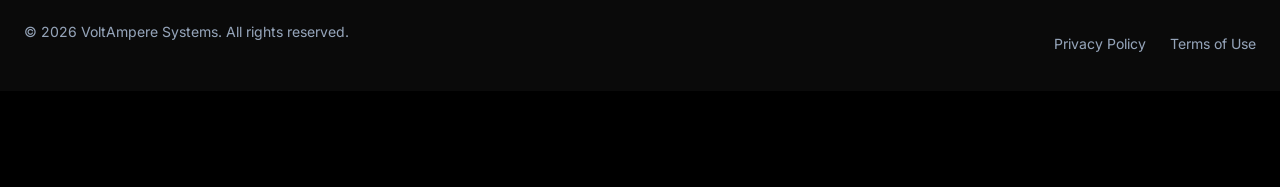
<file: resources.html>
<!DOCTYPE html>
<html lang="en" data-theme="dark">

<head>
    <meta charset="UTF-8">
    <meta name="viewport" content="width=device-width, initial-scale=1.0">
    <meta name="description"
        content="Download our Battery Buying Guide, installation manual and explore energy storage blogs.">
    <title>VoltAmpere | Resources & Buying Guides</title>

    <!-- Favicon -->
    <link rel="icon" type="image/svg+xml"
        href="data:image/svg+xml,%3Csvg xmlns='http://www.w3.org/2000/svg' viewBox='0 0 24 24'%3E%3Cpath fill='%2300f2fe' d='M13 10V3L4 14h7v7l9-11h-7z'/%3E%3C/svg%3E">

    <!-- Stylesheets -->
    <link rel="stylesheet" href="styles/main.css?v=2.0">
    <link rel="stylesheet" href="styles/page-specific.css?v=2.0">

    <style>
        /* Modern CSS Grid-based Accordion */
        .accordion-panel-grid {
            display: grid;
            grid-template-rows: 0fr;
            transition: grid-template-rows var(--transition-smooth);
        }

        .accordion-panel-grid.open {
            grid-template-rows: 1fr;
        }

        .accordion-inner {
            overflow: hidden;
        }

        /* Guide card scale-hover */
        .guide-card {
            background: var(--bg-secondary);
            border-radius: var(--radius-md);
            overflow: hidden;
            border: 1px solid var(--border-color);
            box-shadow: var(--shadow-sm);
            transition: transform var(--transition-smooth), box-shadow var(--transition-smooth);
            cursor: pointer;
        }

        .guide-card:hover {
            transform: scale(1.03);
            box-shadow: var(--shadow-lg), var(--shadow-glow);
        }

        /* Rotating download icon animation */
        .download-btn:hover .download-icon {
            transform: rotate(360deg);
        }

        .download-icon {
            transition: transform var(--transition-smooth);
        }

        /* Prevent action links and their arrow icons wrapping */
        .download-btn > span {
            display: inline-flex !important;
            white-space: nowrap;
        }
    </style>
</head>

<body class="theme-cyan-green">

    <!-- HEADER NAVIGATION -->
    <header class="site-header">
        <div class="container">
            <a href="index.html" class="logo" aria-label="VoltAmpere Home">
                <div class="logo-icon"></div>
                <span>VoltAmpere</span>
            </a>

            <nav class="desktop-nav" aria-label="Main Navigation">
                <a href="index.html" class="nav-link">Home</a>
                <a href="home2.html" class="nav-link">Home2</a>
                <a href="about.html" class="nav-link">About</a>
                <a href="solutions.html" class="nav-link">Solutions</a>
                <a href="compare.html" class="nav-link">Compare</a>
                <a href="roi.html" class="nav-link">ROI</a>
                <a href="projects.html" class="nav-link">Case Studies</a>
                <a href="resources.html" class="nav-link active">Resources</a>
                <a href="contact.html" class="nav-link">Contact</a>

                <button class="theme-toggle-btn" aria-label="Toggle Light/Dark Mode">
                    <svg class="sun" viewBox="0 0 24 24" fill="none" stroke="currentColor" stroke-width="2"
                        stroke-linecap="round" stroke-linejoin="round">
                        <circle cx="12" cy="12" r="4" />
                        <path
                            d="M12 2v2M12 20v2M4.93 4.93l1.41 1.41M17.66 17.66l1.41 1.41M2 12h2M20 12h2M6.34 17.66l-1.41 1.41M19.07 4.93l-1.41 1.41" />
                    </svg>
                    <svg class="moon" viewBox="0 0 24 24" fill="none" stroke="currentColor" stroke-width="2"
                        stroke-linecap="round" stroke-linejoin="round">
                        <path d="M12 3a6 6 0 0 0 9 9 9 9 0 1 1-9-9Z" />
                    </svg>
                </button>

                <button class="rtl-toggle-btn" aria-label="Toggle Layout Direction">
                    <svg viewBox="0 0 24 24" fill="none" stroke="currentColor" stroke-width="2" stroke-linecap="round"
                        stroke-linejoin="round">
                        <path d="M4 8h16M16 4l4 4-4 4" />
                        <path d="M20 16H4M8 12l-4 4 4 4" />
                    </svg>
                </button>

                <a href="contact.html" class="btn btn-secondary"
                    style="padding: 0.6rem 1.25rem; font-size: 0.9rem;">Quote</a>
            </nav>

            <button class="menu-btn" aria-label="Open Navigation Menu" aria-expanded="false">
                <span class="menu-btn-burger"></span>
            </button>
        </div>
    </header>

    <!-- MOBILE NAVIGATION DRAWER -->
    <div class="mobile-backdrop"></div>
    <nav class="mobile-nav" aria-label="Mobile Navigation">
        <div style="display: flex; gap: var(--spacing-xs); align-self: flex-end; margin-bottom: var(--spacing-sm);">
            <button class="theme-toggle-btn" aria-label="Toggle Light/Dark Mode">
                <svg class="sun" viewBox="0 0 24 24" fill="none" stroke="currentColor" stroke-width="2"
                    stroke-linecap="round" stroke-linejoin="round">
                    <circle cx="12" cy="12" r="4" />
                    <path
                        d="M12 2v2M12 20v2M4.93 4.93l1.41 1.41M17.66 17.66l1.41 1.41M2 12h2M20 12h2M6.34 17.66l-1.41 1.41M19.07 4.93l-1.41 1.41" />
                </svg>
                <svg class="moon" viewBox="0 0 24 24" fill="none" stroke="currentColor" stroke-width="2"
                    stroke-linecap="round" stroke-linejoin="round">
                    <path d="M12 3a6 6 0 0 0 9 9 9 9 0 1 1-9-9Z" />
                </svg>
            </button>
            <button class="rtl-toggle-btn" aria-label="Toggle Layout Direction">
                <svg viewBox="0 0 24 24" fill="none" stroke="currentColor" stroke-width="2" stroke-linecap="round"
                    stroke-linejoin="round">
                    <path d="M4 8h16M16 4l4 4-4 4" />
                    <path d="M20 16H4M8 12l-4 4 4 4" />
                </svg>
            </button>
        </div>
        <a href="index.html" class="nav-link">Home</a>
        <a href="home2.html" class="nav-link">Home2</a>
        <a href="about.html" class="nav-link">About</a>
        <a href="solutions.html" class="nav-link">Solutions</a>
        <a href="compare.html" class="nav-link">Compare</a>
        <a href="roi.html" class="nav-link">ROI</a>
        <a href="projects.html" class="nav-link">Case Studies</a>
        <a href="resources.html" class="nav-link active">Resources</a>
        <a href="contact.html" class="nav-link">Contact</a>
        <a href="contact.html" class="btn btn-primary" style="margin-top: var(--spacing-md);">Quote</a>
    </nav>

    <!-- HERO / TITLE -->
    <section class="section"
        style="padding-top: calc(var(--header-height) + var(--spacing-sm)); padding-bottom: var(--spacing-sm); min-height: calc(75vh - var(--header-height)); display: flex; align-items: center;"
        aria-label="Resources Hero">
        <div class="container">
            <div class="grid-2" style="align-items: center;">
                <div class="reveal">
                    <h1 style="margin-bottom: var(--spacing-md);">Learning & <span
                            style="background: var(--accent-gradient); -webkit-background-clip: text; -webkit-text-fill-color: transparent;">Resource
                            Center</span></h1>
                    <p class="lead-text">Download detailed architectural blueprints, installation guide brochures, and
                        check out technical blogs.</p>
                </div>
                <div class="reveal stagger-2">
                    <div
                        style="background: var(--glass-bg); border: 1px solid var(--glass-border); border-radius: var(--radius-lg); padding: var(--spacing-md); box-shadow: var(--shadow-lg); backdrop-filter: blur(10px); max-width: 380px; margin: 0 auto;">
                        <div style="display: flex; gap: 6px; margin-bottom: 12px;">
                            <span style="width: 8px; height: 8px; background: #ef4444; border-radius: 50%;"></span>
                            <span style="width: 8px; height: 8px; background: #f59e0b; border-radius: 50%;"></span>
                            <span style="width: 8px; height: 8px; background: #10b981; border-radius: 50%;"></span>
                        </div>
                        <div
                            style="height: 280px; display: flex; align-items: center; justify-content: center; perspective: 1000px;">
                            <svg viewBox="0 0 400 400" width="100%" height="100%"
                                style="overflow: visible; transform: rotateX(25deg) rotateY(-15deg) rotateZ(5deg); animation: float-slow 4s ease-in-out infinite alternate;">
                                <defs>
                                    <linearGradient id="sheet-grad-1" x1="0" y1="0" x2="1" y2="1">
                                        <stop offset="0%" stop-color="#00f2fe" stop-opacity="0.1" />
                                        <stop offset="100%" stop-color="#0072ff" stop-opacity="0.2" />
                                    </linearGradient>
                                    <linearGradient id="sheet-grad-2" x1="0" y1="0" x2="1" y2="1">
                                        <stop offset="0%" stop-color="#00ff87" stop-opacity="0.15" />
                                        <stop offset="100%" stop-color="#30c2ff" stop-opacity="0.2" />
                                    </linearGradient>
                                    <filter id="sheet-glow" x="-20%" y="-20%" width="140%" height="140%">
                                        <feGaussianBlur stdDeviation="8" result="blur" />
                                        <feComposite in="SourceGraphic" in2="blur" operator="over" />
                                    </filter>
                                </defs>

                                <!-- Bottom sheet -->
                                <g transform="translate(40, 100)"
                                    style="filter: drop-shadow(0 15px 20px rgba(0,0,0,0.35));">
                                    <!-- Sheet paper background -->
                                    <rect x="0" y="0" width="220" height="280" rx="8" fill="var(--bg-secondary)"
                                        stroke="rgba(255, 255, 255, 0.1)" stroke-width="1.5" />
                                    <!-- Tech grids -->
                                    <rect x="15" y="15" width="190" height="250" rx="4" fill="url(#sheet-grad-1)"
                                        stroke="rgba(0, 242, 254, 0.2)" stroke-width="1" stroke-dasharray="4 4" />
                                    <!-- Text line placeholders -->
                                    <line x1="30" y1="40" x2="150" y2="40" stroke="rgba(255, 255, 255, 0.3)"
                                        stroke-width="4" stroke-linecap="round" />
                                    <line x1="30" y1="60" x2="190" y2="60" stroke="rgba(255, 255, 255, 0.15)"
                                        stroke-width="2" stroke-linecap="round" />
                                    <line x1="30" y1="75" x2="170" y2="75" stroke="rgba(255, 255, 255, 0.15)"
                                        stroke-width="2" stroke-linecap="round" />
                                    <line x1="30" y1="90" x2="190" y2="90" stroke="rgba(255, 255, 255, 0.15)"
                                        stroke-width="2" stroke-linecap="round" />
                                    <!-- Blueprint circuit trace -->
                                    <circle cx="70" cy="180" r="20" fill="none" stroke="#00f2fe" stroke-width="2" />
                                    <line x1="90" y1="180" x2="150" y2="180" stroke="#00f2fe" stroke-width="2" />
                                    <circle cx="150" cy="180" r="6" fill="#00ff87" />
                                </g>

                                <!-- Top sheet (Floating higher) -->
                                <g transform="translate(120, 30)"
                                    style="filter: drop-shadow(0 25px 30px rgba(0,0,0,0.55));">
                                    <!-- Sheet paper background -->
                                    <rect x="0" y="0" width="220" height="280" rx="8" fill="var(--bg-secondary)"
                                        stroke="rgba(0, 242, 254, 0.25)" stroke-width="1.5" />
                                    <!-- Tech grids -->
                                    <rect x="15" y="15" width="190" height="250" rx="4" fill="url(#sheet-grad-2)"
                                        stroke="rgba(0, 255, 135, 0.3)" stroke-width="1" />
                                    <!-- Text line placeholders -->
                                    <line x1="30" y1="40" x2="160" y2="40" stroke="#00ff87" stroke-width="4"
                                        stroke-linecap="round" />
                                    <line x1="30" y1="60" x2="190" y2="60" stroke="rgba(255, 255, 255, 0.25)"
                                        stroke-width="2" stroke-linecap="round" />
                                    <line x1="30" y1="75" x2="180" y2="75" stroke="rgba(255, 255, 255, 0.2)"
                                        stroke-width="2" stroke-linecap="round" />
                                    <!-- Technical battery block illustration inside sheet -->
                                    <rect x="50" y="120" width="120" height="100" rx="6" fill="rgba(4, 18, 31, 0.6)"
                                        stroke="rgba(255, 255, 255, 0.1)" stroke-width="1" />
                                    <!-- Glowing capacity lines inside illustration -->
                                    <rect x="65" y="140" width="90" height="12" rx="2" fill="#00f2fe" opacity="0.8" />
                                    <rect x="65" y="160" width="90" height="12" rx="2" fill="#00ff87" opacity="0.8" />
                                    <rect x="65" y="180" width="60" height="12" rx="2"
                                        fill="rgba(255, 255, 255, 0.3)" />
                                </g>
                            </svg>
                        </div>
                    </div>
                </div>
            </div>
        </div>
    </section>

    <!-- GUIDES LIST (4 UNIQUE GRAPHIC MOCKUPS) -->
    <section class="section" style="background: var(--bg-secondary);" aria-label="Downloads">
        <div class="container">
            <div class="grid-4">
                <!-- Guide 1 -->
                <div class="reveal guide-card">
                    <!-- SVG Guide Mockup 1 -->
                    <div
                        style="height: 180px; overflow: hidden; background: var(--bg-primary); display: flex; align-items: center; justify-content: center;">
                        <svg viewBox="0 0 300 180" width="100%" height="180"
                            style="display: block; background: var(--bg-primary);">
                            <defs>
                                <linearGradient id="bg-grad-1" x1="0%" y1="0%" x2="100%" y2="100%">
                                    <stop offset="0%" stop-color="#0f172a" />
                                    <stop offset="100%" stop-color="#1e293b" />
                                </linearGradient>
                                <linearGradient id="glow-grad-1" x1="0%" y1="0%" x2="100%" y2="100%">
                                    <stop offset="0%" stop-color="#00f2fe" stop-opacity="0.3" />
                                    <stop offset="100%" stop-color="#00ff87" stop-opacity="0.0" />
                                </linearGradient>
                                <linearGradient id="cell-grad" x1="0%" y1="0%" x2="0%" y2="100%">
                                    <stop offset="0%" stop-color="#00f2fe" />
                                    <stop offset="100%" stop-color="#00ff87" />
                                </linearGradient>
                            </defs>
                            <rect width="300" height="180" fill="url(#bg-grad-1)" />
                            <circle cx="150" cy="90" r="120" fill="url(#glow-grad-1)" />
                            <path d="M 0,20 L 300,20 M 0,60 L 300,60 M 0,100 L 300,100 M 0,140 L 300,140"
                                stroke="rgba(255,255,255,0.03)" stroke-width="1" />
                            <path d="M 50,0 L 50,180 M 150,0 L 150,180 M 250,0 L 250,180"
                                stroke="rgba(255,255,255,0.03)" stroke-width="1" />
                            <g transform="translate(110, 40)">
                                <!-- Level 3 -->
                                <path d="M 40,20 L 80,0 L 40,-20 L 0,0 Z" fill="url(#cell-grad)" opacity="0.9"
                                    transform="translate(0, 0)" />
                                <path d="M 0,0 L 40,20 L 40,30 L 0,10 Z" fill="#00c8ff" opacity="0.8" />
                                <path d="M 40,20 L 80,0 L 80,10 L 40,30 Z" fill="#00e575" opacity="0.8" />
                                <!-- Level 2 -->
                                <path d="M 40,20 L 80,0 L 40,-20 L 0,0 Z" fill="url(#cell-grad)" opacity="0.9"
                                    transform="translate(0, 30)" />
                                <path d="M 0,30 L 40,50 L 40,60 L 0,40 Z" fill="#00c8ff" opacity="0.8" />
                                <path d="M 40,50 L 80,30 L 80,40 L 40,60 Z" fill="#00e575" opacity="0.8" />
                                <!-- Level 1 -->
                                <path d="M 40,20 L 80,0 L 40,-20 L 0,0 Z" fill="url(#cell-grad)" opacity="0.9"
                                    transform="translate(0, 60)" />
                                <path d="M 0,60 L 40,80 L 40,90 L 0,70 Z" fill="#00c8ff" opacity="0.8" />
                                <path d="M 40,80 L 80,60 L 80,70 L 40,90 Z" fill="#00e575" opacity="0.8" />
                            </g>
                            <rect x="20" y="20" width="75" height="20" rx="10" fill="rgba(0, 242, 254, 0.1)"
                                stroke="rgba(0, 242, 254, 0.3)" stroke-width="1" />
                            <text x="57" y="33" text-anchor="middle" fill="#00f2fe" font-family="Outfit" font-size="9"
                                font-weight="500">BUYING GUIDE</text>
                        </svg>
                    </div>
                    <div style="padding: var(--spacing-md);" class="download-btn">
                        <h3>Buying Guide</h3>
                        <p style="font-size: 0.85rem; color: var(--text-muted); margin-bottom: var(--spacing-sm);">
                            Sizing specs checklist and cost calculators.</p>
                        <span
                            style="font-size: 0.85rem; font-weight: 550; color: var(--accent-primary); display: flex; align-items: center; gap: 4px;">Download
                            PDF <span class="download-icon">↓</span></span>
                    </div>
                </div>

                <!-- Guide 2 -->
                <div class="reveal stagger-2 guide-card">
                    <!-- SVG Guide Mockup 2 -->
                    <div
                        style="height: 180px; overflow: hidden; background: var(--bg-primary); display: flex; align-items: center; justify-content: center;">
                        <svg viewBox="0 0 300 180" width="100%" height="180"
                            style="display: block; background: var(--bg-primary);">
                            <defs>
                                <linearGradient id="bg-grad-2" x1="0%" y1="0%" x2="100%" y2="100%">
                                    <stop offset="0%" stop-color="#020813" />
                                    <stop offset="100%" stop-color="#0a1931" />
                                </linearGradient>
                                <linearGradient id="glow-grad-2" x1="0%" y1="0%" x2="100%" y2="100%">
                                    <stop offset="0%" stop-color="#00f2fe" stop-opacity="0.2" />
                                    <stop offset="100%" stop-color="#3b82f6" stop-opacity="0.0" />
                                </linearGradient>
                            </defs>
                            <rect width="300" height="180" fill="url(#bg-grad-2)" />
                            <circle cx="150" cy="90" r="100" fill="url(#glow-grad-2)" />
                            <path
                                d="M 0,15 L 300,15 M 0,30 L 300,30 M 0,45 L 300,45 M 0,60 L 300,60 M 0,75 L 300,75 M 0,90 L 300,90 M 0,105 L 300,105 M 0,120 L 300,120 M 0,135 L 300,135 M 0,150 L 300,150 M 0,165 L 300,165"
                                stroke="rgba(0, 242, 254, 0.05)" stroke-width="0.5" />
                            <path
                                d="M 15,0 L 15,180 M 30,0 L 30,180 M 45,0 L 45,180 M 60,0 L 60,180 M 75,0 L 75,180 M 90,0 L 90,180 M 105,0 L 105,180 M 120,0 L 120,180 M 135,0 L 135,180 M 150,0 L 150,180 M 165,0 L 165,180 M 180,0 L 180,180 M 195,0 L 195,180 M 210,0 L 210,180 M 225,0 L 225,180 M 240,0 L 240,180 M 255,0 L 255,180 M 270,0 L 270,180 M 285,0 L 285,180"
                                stroke="rgba(0, 242, 254, 0.05)" stroke-width="0.5" />
                            <rect x="50" y="60" width="60" height="40" rx="4" fill="rgba(0,242,254,0.05)"
                                stroke="#00f2fe" stroke-width="1.5" />
                            <text x="80" y="84" text-anchor="middle" fill="#00f2fe" font-family="Outfit"
                                font-size="8">INVERTER</text>
                            <rect x="180" y="60" width="70" height="60" rx="4" fill="rgba(59,130,246,0.05)"
                                stroke="#3b82f6" stroke-width="1.5" />
                            <text x="215" y="85" text-anchor="middle" fill="#3b82f6" font-family="Outfit"
                                font-size="8">BATTERY BANK</text>
                            <line x1="190" y1="100" x2="240" y2="100" stroke="rgba(59,130,246,0.4)" stroke-width="3" />
                            <line x1="190" y1="110" x2="240" y2="110" stroke="rgba(59,130,246,0.4)" stroke-width="3" />
                            <path d="M 110,80 L 180,80" stroke="#00f2fe" stroke-width="1.5" stroke-dasharray="3 3" />
                            <circle cx="110" cy="80" r="3" fill="#00f2fe" />
                            <circle cx="180" cy="80" r="3" fill="#3b82f6" />
                            <circle cx="145" cy="80" r="4" fill="#00ff87" />
                            <rect x="20" y="20" width="75" height="20" rx="10" fill="rgba(59, 130, 246, 0.1)"
                                stroke="rgba(59, 130, 246, 0.3)" stroke-width="1" />
                            <text x="57" y="33" text-anchor="middle" fill="#3b82f6" font-family="Outfit" font-size="9"
                                font-weight="500">SCHEMATICS</text>
                        </svg>
                    </div>
                    <div style="padding: var(--spacing-md);" class="download-btn">
                        <h3>Installation Specs</h3>
                        <p style="font-size: 0.85rem; color: var(--text-muted); margin-bottom: var(--spacing-sm);">
                            Detailed wiring schematics and dimensions.</p>
                        <span
                            style="font-size: 0.85rem; font-weight: 550; color: var(--accent-primary); display: flex; align-items: center; gap: 4px;">Download
                            PDF <span class="download-icon">↓</span></span>
                    </div>
                </div>

                <!-- Guide 3 -->
                <div class="reveal stagger-3 guide-card">
                    <!-- SVG Guide Mockup 3 -->
                    <div
                        style="height: 180px; overflow: hidden; background: var(--bg-primary); display: flex; align-items: center; justify-content: center;">
                        <svg viewBox="0 0 300 180" width="100%" height="180"
                            style="display: block; background: var(--bg-primary);">
                            <defs>
                                <linearGradient id="bg-grad-3" x1="0%" y1="0%" x2="100%" y2="100%">
                                    <stop offset="0%" stop-color="#0b0f19" />
                                    <stop offset="100%" stop-color="#111827" />
                                </linearGradient>
                                <linearGradient id="line-grad" x1="0%" y1="0%" x2="100%" y2="0%">
                                    <stop offset="0%" stop-color="#f59e0b" />
                                    <stop offset="100%" stop-color="#10b981" />
                                </linearGradient>
                            </defs>
                            <rect width="300" height="180" fill="url(#bg-grad-3)" />
                            <line x1="30" y1="140" x2="270" y2="140" stroke="rgba(255,255,255,0.08)" stroke-width="1" />
                            <line x1="30" y1="100" x2="270" y2="100" stroke="rgba(255,255,255,0.08)" stroke-width="1" />
                            <line x1="30" y1="60" x2="270" y2="60" stroke="rgba(255,255,255,0.08)" stroke-width="1" />
                            <path d="M 30,130 C 80,120, 110,60, 160,80 T 270,50" stroke="url(#line-grad)"
                                stroke-width="3" stroke-linecap="round" fill="none" />
                            <circle cx="160" cy="80" r="5" fill="#f59e0b" />
                            <circle cx="270" cy="50" r="5" fill="#10b981" />
                            <text x="160" y="65" text-anchor="middle" fill="#f59e0b" font-family="Outfit"
                                font-size="8">Diagnostic Trigger</text>
                            <circle cx="60" cy="80" r="20" stroke="rgba(255,255,255,0.1)" stroke-width="4"
                                fill="none" />
                            <path d="M 60,60 A 20 20 0 1 1 40,80" stroke="#10b981" stroke-width="4" fill="none"
                                stroke-linecap="round" />
                            <text x="60" y="83" text-anchor="middle" fill="var(--text-primary)" font-family="Outfit"
                                font-size="9" font-weight="600">82%</text>
                            <rect x="20" y="20" width="75" height="20" rx="10" fill="rgba(245, 158, 11, 0.1)"
                                stroke="rgba(245, 158, 11, 0.3)" stroke-width="1" />
                            <text x="57" y="33" text-anchor="middle" fill="#f59e0b" font-family="Outfit" font-size="9"
                                font-weight="500">OPERATIONS</text>
                        </svg>
                    </div>
                    <div style="padding: var(--spacing-md);" class="download-btn">
                        <h3>Maintenance </h3>
                        <p style="font-size: 0.85rem; color: var(--text-muted); margin-bottom: var(--spacing-sm);">
                            Operations troubleshooting and cell cycle logs.</p>
                        <span
                            style="font-size: 0.85rem; font-weight: 550; color: var(--accent-primary); display: flex; align-items: center; gap: 4px;">Download
                            PDF <span class="download-icon">↓</span></span>
                    </div>
                </div>

                <!-- Guide 4 -->
                <div class="reveal stagger-4 guide-card">
                    <!-- SVG Guide Mockup 4 -->
                    <div
                        style="height: 180px; overflow: hidden; background: var(--bg-primary); display: flex; align-items: center; justify-content: center;">
                        <svg viewBox="0 0 300 180" width="100%" height="180"
                            style="display: block; background: var(--bg-primary);">
                            <defs>
                                <linearGradient id="bg-grad-4" x1="0%" y1="0%" x2="100%" y2="100%">
                                    <stop offset="0%" stop-color="#04121f" />
                                    <stop offset="100%" stop-color="#022c22" />
                                </linearGradient>
                                <linearGradient id="sun-glow" x1="0%" y1="0%" x2="0%" y2="100%">
                                    <stop offset="0%" stop-color="#10b981" stop-opacity="0.3" />
                                    <stop offset="100%" stop-color="#022c22" stop-opacity="0" />
                                </linearGradient>
                            </defs>
                            <rect width="300" height="180" fill="url(#bg-grad-4)" />
                            <circle cx="220" cy="180" r="140" fill="url(#sun-glow)" />
                            <path d="M 0,150 Q 80,120 180,145 T 300,130 L 300,180 L 0,180 Z" fill="#011b15"
                                opacity="0.9" />
                            <path d="M 0,165 Q 120,140 220,160 T 300,150 L 300,180 L 0,180 Z" fill="#000d0a" />
                            <g transform="translate(60, 100)" stroke="rgba(255,255,255,0.4)" stroke-width="1.5">
                                <line x1="0" y1="50" x2="0" y2="0" stroke-width="2" />
                                <line x1="0" y1="0" x2="-15" y2="-10" />
                                <line x1="0" y1="0" x2="15" y2="-10" />
                                <line x1="0" y1="0" x2="0" y2="18" />
                            </g>
                            <g transform="translate(110, 120)" stroke="rgba(255,255,255,0.3)" stroke-width="1.2">
                                <line x1="0" y1="40" x2="0" y2="0" stroke-width="1.8" />
                                <line x1="0" y1="0" x2="-10" y2="-8" />
                                <line x1="0" y1="0" x2="10" y2="-8" />
                                <line x1="0" y1="0" x2="0" y2="13" />
                            </g>
                            <g transform="translate(190, 140)">
                                <polygon points="10,25 35,10 65,10 50,25" fill="rgba(16, 185, 129, 0.2)"
                                    stroke="#10b981" stroke-width="1" />
                                <line x1="22" y1="17" x2="57" y2="17" stroke="#10b981" stroke-width="0.8" />
                                <line x1="30" y1="18" x2="22" y2="25" stroke="#10b981" stroke-width="0.8" />
                                <line x1="45" y1="10" x2="35" y2="25" stroke="#10b981" stroke-width="0.8" />
                            </g>
                            <rect x="20" y="20" width="75" height="20" rx="10" fill="rgba(16, 185, 129, 0.1)"
                                stroke="rgba(16, 185, 129, 0.3)" stroke-width="1" />
                            <text x="57" y="33" text-anchor="middle" fill="#10b981" font-family="Outfit" font-size="9"
                                font-weight="500">INSIGHTS</text>
                        </svg>
                    </div>
                    <div style="padding: var(--spacing-md);" class="download-btn">
                        <h3>Energy Storage </h3>
                        <p style="font-size: 0.85rem; color: var(--text-muted); margin-bottom: var(--spacing-sm);">Clean
                            Tech insights and microgrid strategies.</p>
                        <span
                            style="font-size: 0.85rem; font-weight: 550; color: var(--accent-primary); display: flex; align-items: center; gap: 4px;">Explore
                            Articles <span class="download-icon">➜</span></span>
                    </div>
                </div>
            </div>
        </div>
    </section>

    <!-- FAQS WITH ZERO HEIGHT JUMPS (GRID METHOD) -->
    <section class="section" aria-label="FAQ Accordion">
        <div class="container" style="max-width: 800px;">
            <div class="text-center" style="margin-bottom: var(--spacing-xl);">
                <h2>Operating Inquiries</h2>
                <p>Learn more about operations, hardware configuration, and warranty cycles.</p>
            </div>

            <div class="accordion-group">
                <!-- Item 1 -->
                <div class="accordion-item">
                    <button class="accordion-trigger" aria-expanded="false">
                        <span>How does the local backup switch operate?</span>
                        <svg fill="none" stroke="currentColor" stroke-width="2" viewBox="0 0 24 24">
                            <path stroke-linecap="round" stroke-linejoin="round" d="M19 9l-7 7-7-7" />
                        </svg>
                    </button>
                    <!-- Modern CSS Grid panel for zero height jumps -->
                    <div class="accordion-panel-grid">
                        <div class="accordion-inner">
                            <div class="accordion-content">
                                Our installations use a high-speed automatic transfer switch. When sensors register grid
                                voltage drop-outs, the system isolates home assets from public wires and draws local
                                stored electricity in under 10 milliseconds, preventing device reboots.
                            </div>
                        </div>
                    </div>
                </div>

                <!-- Item 2 -->
                <div class="accordion-item">
                    <button class="accordion-trigger" aria-expanded="false">
                        <span>Can I expand capacity matrices later?</span>
                        <svg fill="none" stroke="currentColor" stroke-width="2" viewBox="0 0 24 24">
                            <path stroke-linecap="round" stroke-linejoin="round" d="M19 9l-7 7-7-7" />
                        </svg>
                    </button>
                    <div class="accordion-panel-grid">
                        <div class="accordion-inner">
                            <div class="accordion-content">
                                Yes, both VoltWall and VoltRack systems are engineered modularly. You can plug
                                additional capacity blocks to the primary management unit without reconfiguring your
                                hybrid smart inverter.
                            </div>
                        </div>
                    </div>
                </div>
            </div>
        </div>
        <!-- TECHNICAL WHITE PAPERS -->
        <section class="section" style="border-top: 1px solid var(--border-color); background: var(--bg-secondary);"
            aria-label="Technical Publications">
            <div class="container">
                <div class="text-center" style="max-width: 600px; margin: 0 auto var(--spacing-xl);">
                    <h2>Technical Publications & White Papers</h2>
                    <p>Access our laboratory reports and material science research papers detailing storage cell
                        efficiency profiles.</p>
                </div>
                <div class="grid-3">
                    <div class="reveal"
                        style="background: var(--bg-primary); padding: var(--spacing-lg); border-radius: var(--radius-md); border: 1px solid var(--border-color); display: flex; flex-direction: column; justify-content: space-between;">
                        <div>
                            <span
                                style="font-size: 0.8rem; font-weight: 550; color: var(--accent-primary); text-transform: uppercase; letter-spacing: 0.05em;">Research
                                Paper</span>
                            <h3 style="margin-top: 0.5rem; margin-bottom: var(--spacing-sm);">Thermal Safety & LFP
                                Runaway Mitigation</h3>
                            <p style="font-size: 0.9rem; color: var(--text-muted); margin-bottom: var(--spacing-md);">A
                                detailed analysis of battery cell insulation layers and automatic pressure release valve
                                safety triggers.</p>
                        </div>
                        <a href="#" style="font-size: 0.85rem; font-weight: 550; color: var(--accent-primary);">Download
                            Paper (PDF) ➜</a>
                    </div>
                    <div class="reveal stagger-2"
                        style="background: var(--bg-primary); padding: var(--spacing-lg); border-radius: var(--radius-md); border: 1px solid var(--border-color); display: flex; flex-direction: column; justify-content: space-between;">
                        <div>
                            <span
                                style="font-size: 0.8rem; font-weight: 550; color: var(--accent-primary); text-transform: uppercase; letter-spacing: 0.05em;">White
                                Paper</span>
                            <h3 style="margin-top: 0.5rem; margin-bottom: var(--spacing-sm);">Grid Peak Shaving
                                Algorithms in BMS</h3>
                            <p style="font-size: 0.9rem; color: var(--text-muted); margin-bottom: var(--spacing-md);">
                                How smart charge controllers optimize utility rate variations to capture maximum storage
                                savings cycles.</p>
                        </div>
                        <a href="#" style="font-size: 0.85rem; font-weight: 550; color: var(--accent-primary);">Download
                            Paper (PDF) ➜</a>
                    </div>
                    <div class="reveal stagger-3"
                        style="background: var(--bg-primary); padding: var(--spacing-lg); border-radius: var(--radius-md); border: 1px solid var(--border-color); display: flex; flex-direction: column; justify-content: space-between;">
                        <div>
                            <span
                                style="font-size: 0.8rem; font-weight: 550; color: var(--accent-primary); text-transform: uppercase; letter-spacing: 0.05em;">Technical
                                Report</span>
                            <h3 style="margin-top: 0.5rem; margin-bottom: var(--spacing-sm);">Solid-State vs. Flow Cell
                                Degradation</h3>
                            <p style="font-size: 0.9rem; color: var(--text-muted); margin-bottom: var(--spacing-md);">
                                Comparative cycle lifetime tracking over 15 years, testing impedance curves and thermal
                                tolerances.</p>
                        </div>
                        <a href="#" style="font-size: 0.85rem; font-weight: 550; color: var(--accent-primary);">Download
                            Paper (PDF) ➜</a>
                    </div>
                </div>
            </div>
        </section>

        <!-- INTERACTIVE ESTIMATORS QUICK ACCESS -->
        <section class="section" style="border-top: 1px solid var(--border-color);" aria-label="Energy Estimators">
            <div class="container">
                <div class="grid-2" style="align-items: center;">
                    <div class="reveal">
                        <h2>Interactive Sizing & Estimator Tools</h2>
                        <p class="lead-text">Map your energy coordinates. Our online estimators evaluate building square
                            footage, historical electric bills, and peak rates to design the ideal storage
                            configuration.</p>
                        <p>Enter your utility parameters in our quick sizers to instantly receive modular rack
                            recommendations and local grid compliance reports.</p>
                    </div>
                    <div class="reveal stagger-2"
                        style="display: grid; grid-template-columns: 1fr 1fr; gap: var(--spacing-md);">
                        <div
                            style="background: var(--bg-secondary); padding: var(--spacing-md); border-radius: var(--radius-md); border: 1px solid var(--border-color); text-align: center;">
                            <span style="font-size: 2rem;">🏡</span>
                            <h4 style="margin-top: 0.5rem; margin-bottom: 0.25rem;">Home Sizer Tool</h4>
                            <p style="font-size: 0.8rem; color: var(--text-muted); margin-bottom: var(--spacing-sm);">
                                Find your VoltWall setup.</p>
                            <a href="compare.html" class="btn btn-secondary"
                                style="font-size: 0.75rem; padding: 0.4rem 0.8rem;">Launch Calculator</a>
                        </div>
                        <div
                            style="background: var(--bg-secondary); padding: var(--spacing-md); border-radius: var(--radius-md); border: 1px solid var(--border-color); text-align: center;">
                            <span style="font-size: 2rem;">🏢</span>
                            <h4 style="margin-top: 0.5rem; margin-bottom: 0.25rem;">Enterprise Planner</h4>
                            <p style="font-size: 0.8rem; color: var(--text-muted); margin-bottom: var(--spacing-sm);">
                                Build custom VoltRack banks.</p>
                            <a href="compare.html" class="btn btn-secondary"
                                style="font-size: 0.75rem; padding: 0.4rem 0.8rem;">Launch Planner</a>
                        </div>
                    </div>
                </div>
            </div>
        </section>

        <!-- FOOTER -->
        <footer class="site-footer">
            <div class="container">
                <div class="footer-grid">
                    <div class="footer-col footer-brand">
                        <a href="index.html" class="logo" style="margin-bottom: var(--spacing-sm);">
                            <div class="logo-icon"></div>
                            <span>VoltAmpere</span>
                        </a>
                        <p>Modular battery storage units enabling full grid resilience and carbon emission offsets.
                            Engineered for the future grid.</p>
                        <div class="footer-socials">
                            <a href="#" class="social-icon" aria-label="Facebook">
                                <svg xmlns="http://www.w3.org/2000/svg" width="16" height="16" viewBox="0 0 24 24"
                                    fill="currentColor">
                                    <path
                                        d="M24 12.073c0-6.627-5.373-12-12-12s-12 5.373-12 12c0 5.99 4.388 10.954 10.125 11.854v-8.385H7.078v-3.47h3.047V9.43c0-3.007 1.792-4.669 4.533-4.669 1.312 0 2.686.235 2.686.235v2.953H15.83c-1.491 0-1.956.925-1.956 1.874v2.25h3.328l-.532 3.47h-2.796v8.385C19.612 23.027 24 18.062 24 12.073z" />
                                </svg>
                            </a>
                            <a href="#" class="social-icon" aria-label="Instagram">
                                <svg xmlns="http://www.w3.org/2000/svg" width="16" height="16" viewBox="0 0 24 24"
                                    fill="currentColor">
                                    <path
                                        d="M12 2.163c3.204 0 3.584.012 4.85.07 3.252.148 4.771 1.691 4.919 4.919.058 1.265.069 1.645.069 4.849 0 3.205-.012 3.584-.069 4.849-.149 3.225-1.664 4.771-4.919 4.919-1.266.058-1.644.07-4.85.07-3.204 0-3.584-.012-4.849-.07-3.26-.149-4.771-1.699-4.919-4.92-.058-1.265-.07-1.644-.07-4.849 0-3.204.013-3.583.07-4.849.149-3.227 1.664-4.771 4.919-4.919 1.266-.057 1.645-.069 4.849-.069zM12 0C8.741 0 8.333.014 7.053.072 2.695.272.273 2.69.073 7.051.014 8.333 0 8.741 0 12c0 3.259.014 3.668.072 4.948.2 4.358 2.618 6.78 6.98 6.98 1.281.058 1.689.072 4.948.072 3.259 0 3.668-.014 4.948-.072 4.354-.2 6.782-2.618 6.979-6.98.059-1.28.073-1.689.073-4.948 0-3.259-.014-3.667-.072-4.947-.196-4.354-2.617-6.78-6.979-6.98C15.668.014 15.259 0 12 0zm0 5.838a6.162 6.162 0 1 0 0 12.324 6.162 6.162 0 0 0 0-12.324zM12 16a4 4 0 1 1 0-8 4 4 0 0 1 0 8zm6.406-11.845a1.44 1.44 0 1 0 0 2.881 1.44 1.44 0 0 0 0-2.881z" />
                                </svg>
                            </a>
                            <a href="#" class="social-icon" aria-label="LinkedIn">
                                <svg xmlns="http://www.w3.org/2000/svg" width="16" height="16" viewBox="0 0 24 24"
                                    fill="currentColor">
                                    <path
                                        d="M20.447 20.452h-3.554v-5.569c0-1.328-.027-3.037-1.852-3.037-1.853 0-2.136 1.445-2.136 2.939v5.667H9.351V9h3.414v1.561h.046c.477-.9 1.637-1.85 3.37-1.85 3.601 0 4.267 2.37 4.267 5.455v6.286zM5.337 7.433c-1.144 0-2.063-.926-2.063-2.065 0-1.138.92-2.063 2.063-2.063 1.14 0 2.064.925 2.064 2.063 0 1.139-.925 2.065-2.064 2.065zm1.782 13.019H3.555V9h3.564v11.452zM22.225 0H1.771C.792 0 0 .774 0 1.729v20.542C0 23.227.792 24 1.771 24h20.451C23.2 24 24 23.227 24 22.271V1.729C24 .774 23.2 0 22.222 0h.003z" />
                                </svg>
                            </a>
                        </div>
                    </div>

                    <div class="footer-col">
                        <h4>Solutions</h4>
                        <ul class="footer-links">
                            <li><a href="solutions.html">Residential Storage</a></li>
                            <li><a href="solutions.html">Commercial Storage</a></li>
                            <li><a href="solutions.html">Industrial Racks</a></li>
                            <li><a href="solutions.html">Solar Microgrids</a></li>
                        </ul>
                    </div>

                    <div class="footer-col">
                        <h4>Resources</h4>
                        <ul class="footer-links">
                            <li><a href="resources.html">Buying Guide</a></li>
                            <li><a href="resources.html">Installation Specs</a></li>
                            <li><a href="resources.html">White Papers</a></li>
                            <li><a href="resources.html">Energy Blog</a></li>
                        </ul>
                    </div>

                    <div class="footer-col">
                        <h4>Stay Informed</h4>
                        <p style="font-size: 0.9rem; color: var(--text-muted);">Subscribe to receive clean energy
                            updates and financial grid insights.</p>
                        <form class="newsletter-form" action="#" method="POST" aria-label="Newsletter Subscription">
                            <input type="email" placeholder="Your email address" class="newsletter-input" required
                                aria-label="Email address">
                            <button type="submit" class="btn btn-primary" style="padding: 0.75rem 1.25rem;">➜</button>
                        </form>
                    </div>
                </div>

                <div class="footer-bottom">
                    <p>&copy; 2026 VoltAmpere Systems. All rights reserved.</p>
                    <div style="display: flex; gap: var(--spacing-md);">
                        <a href="#">Privacy Policy</a>
                        <a href="#">Terms of Use</a>
                    </div>
                </div>
            </div>
        </footer>

        <!-- Scripts -->
        <script src="js/main.js"></script>
</body>

</html>
</file>
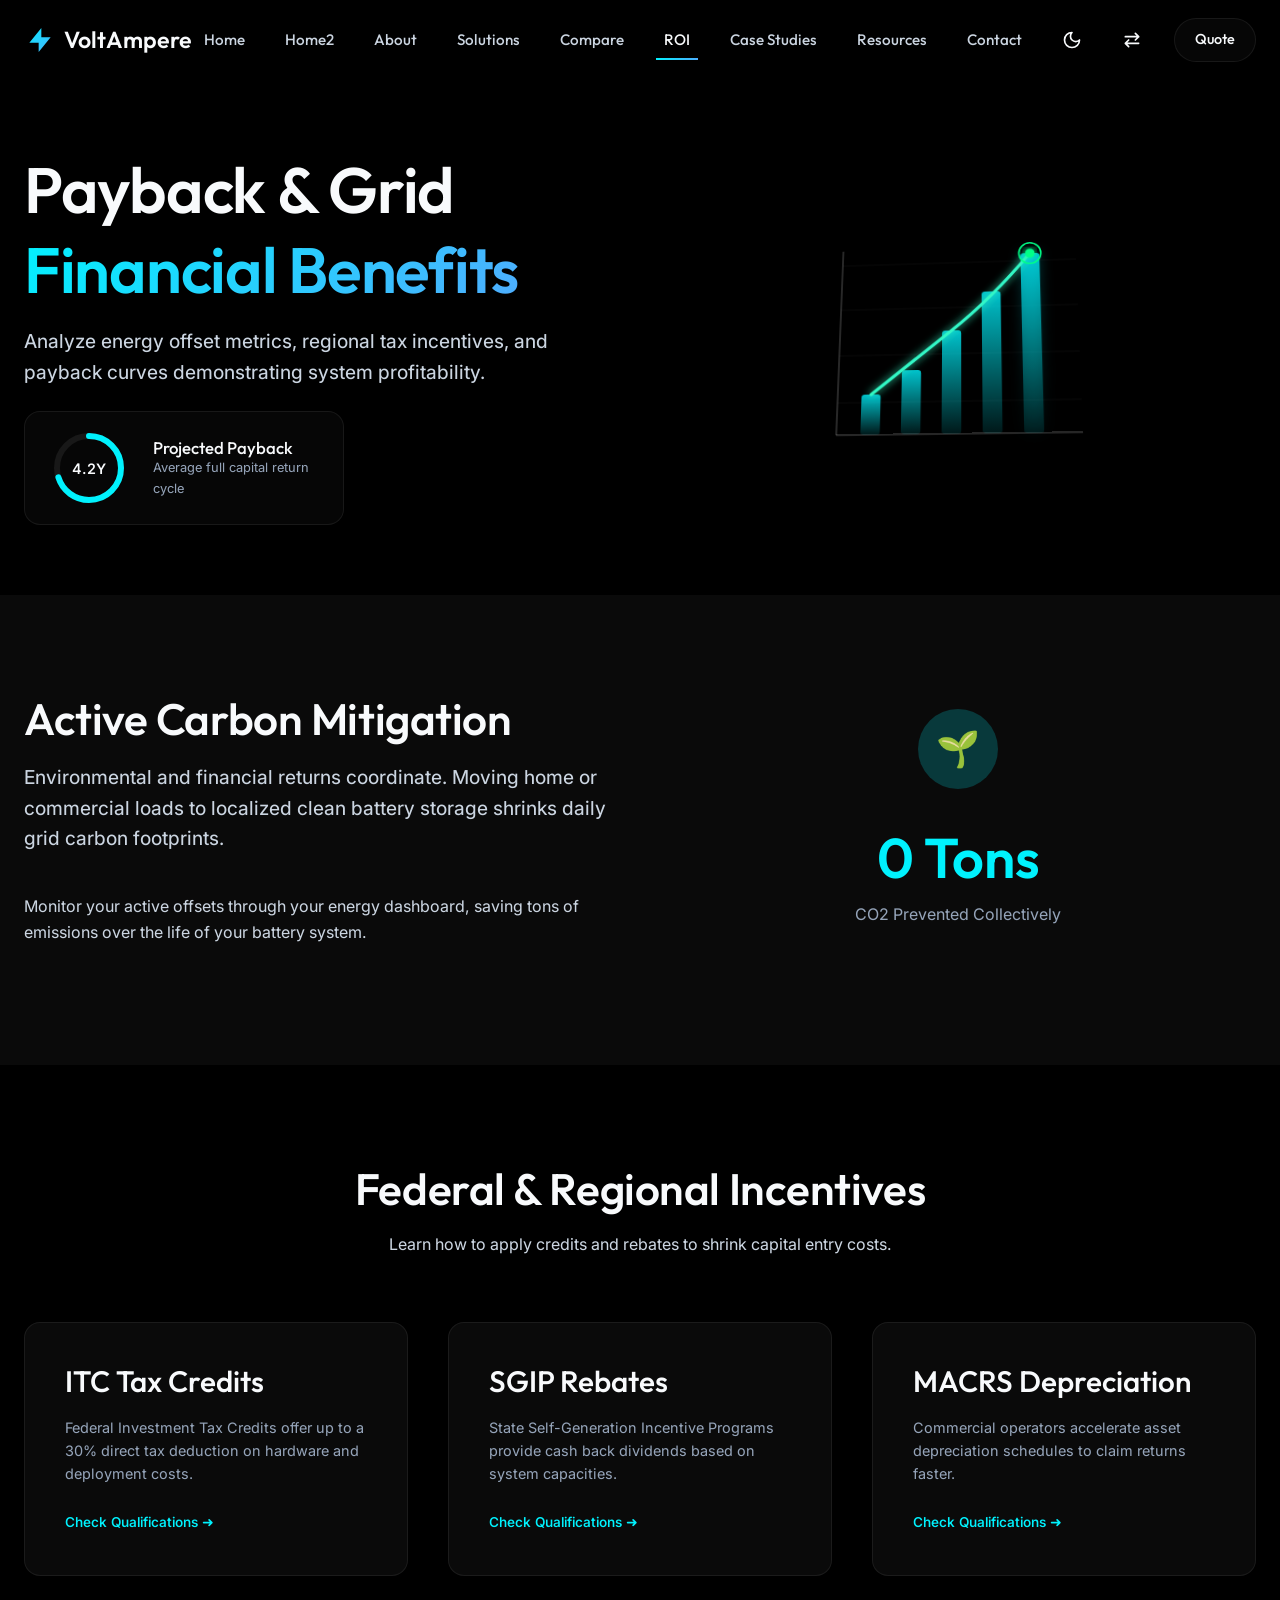
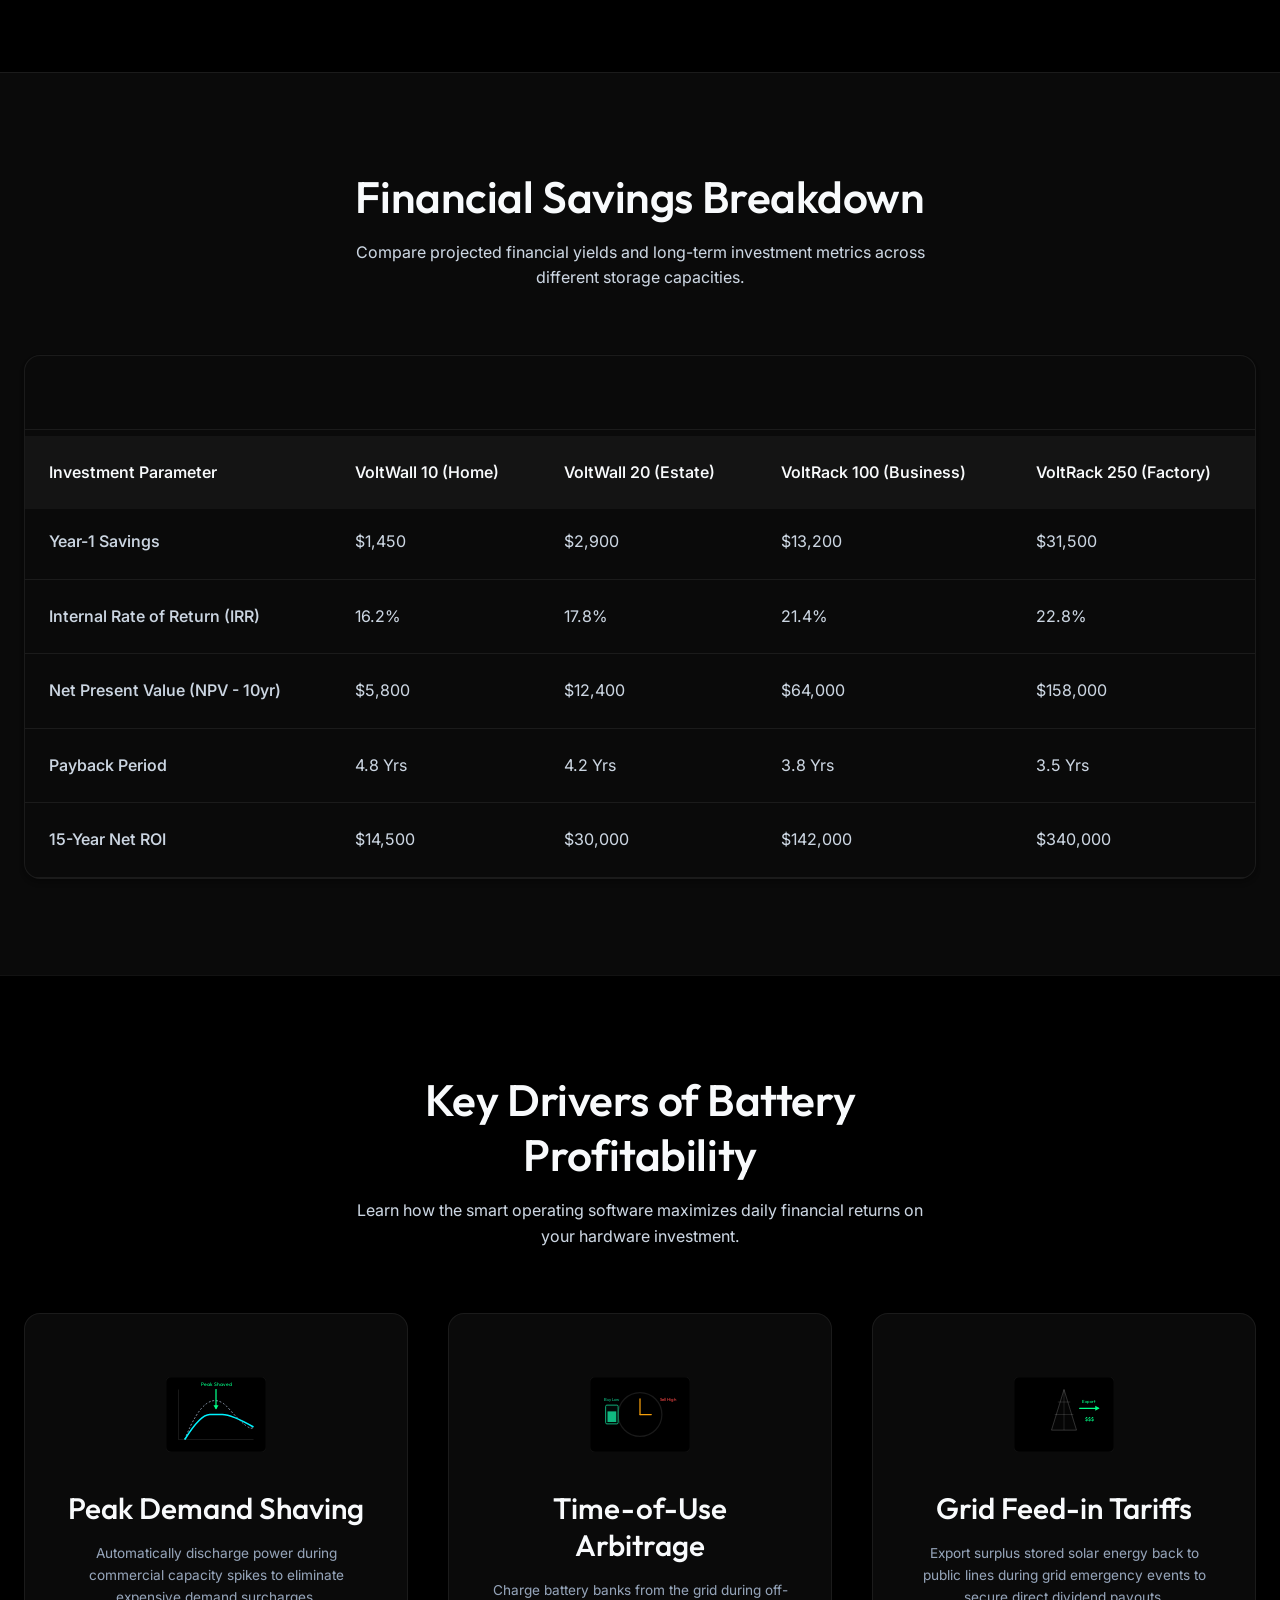
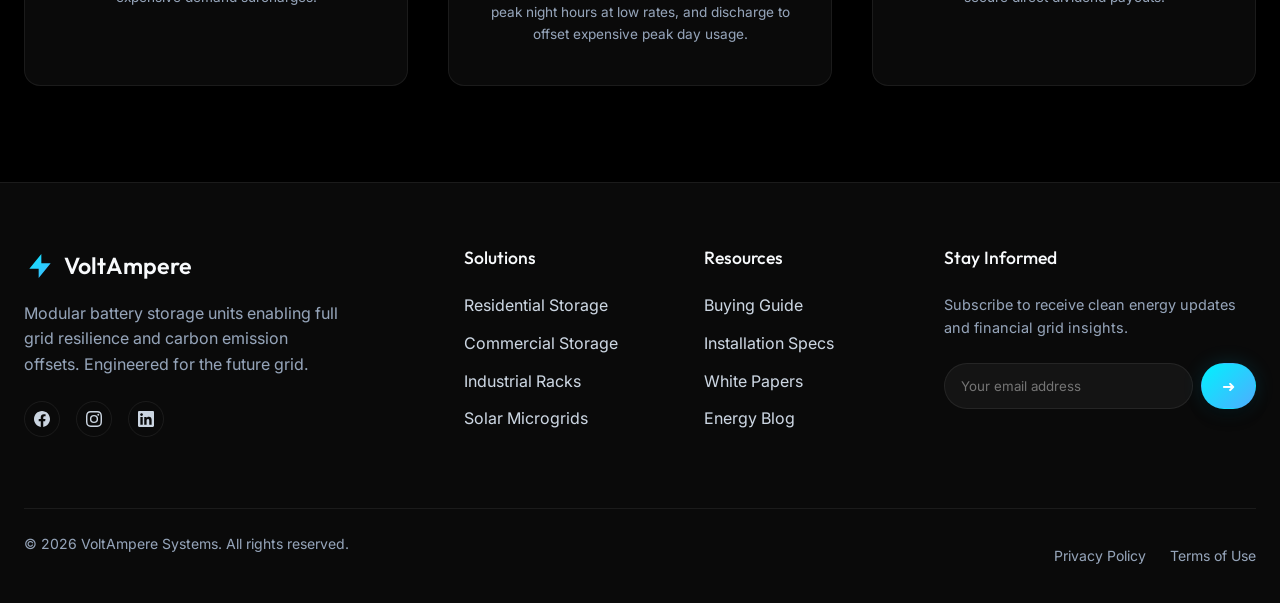
<file: roi.html>
<!DOCTYPE html>
<html lang="en" data-theme="dark">
<head>
    <meta charset="UTF-8">
    <meta name="viewport" content="width=device-width, initial-scale=1.0">
    <meta name="description" content="Calculate your battery savings, payback timeline and environmental carbon reductions. Learn about tax rebates.">
    <title>VoltAmpere | ROI & Energy Savings Benefits</title>
    
    <!-- Favicon -->
    <link rel="icon" type="image/svg+xml" href="data:image/svg+xml,%3Csvg xmlns='http://www.w3.org/2000/svg' viewBox='0 0 24 24'%3E%3Cpath fill='%2300f2fe' d='M13 10V3L4 14h7v7l9-11h-7z'/%3E%3C/svg%3E">
    
    <!-- Stylesheets -->
    <link rel="stylesheet" href="styles/main.css?v=2.0">
    <link rel="stylesheet" href="styles/page-specific.css?v=2.0">
</head>
<body class="theme-cyan-green">

    <!-- HEADER NAVIGATION -->
    <header class="site-header">
        <div class="container">
            <a href="index.html" class="logo" aria-label="VoltAmpere Home">
                <div class="logo-icon"></div>
                <span>VoltAmpere</span>
            </a>

            <nav class="desktop-nav" aria-label="Main Navigation">
                <a href="index.html" class="nav-link">Home</a>
                <a href="home2.html" class="nav-link">Home2</a>
                <a href="about.html" class="nav-link">About</a>
                <a href="solutions.html" class="nav-link">Solutions</a>
                <a href="compare.html" class="nav-link">Compare</a>
                <a href="roi.html" class="nav-link active">ROI</a>
                <a href="projects.html" class="nav-link">Case Studies</a>
                <a href="resources.html" class="nav-link">Resources</a>
                <a href="contact.html" class="nav-link">Contact</a>

                <button class="theme-toggle-btn" aria-label="Toggle Light/Dark Mode">
                    <svg class="sun" viewBox="0 0 24 24" fill="none" stroke="currentColor" stroke-width="2"
                        stroke-linecap="round" stroke-linejoin="round">
                        <circle cx="12" cy="12" r="4" />
                        <path
                            d="M12 2v2M12 20v2M4.93 4.93l1.41 1.41M17.66 17.66l1.41 1.41M2 12h2M20 12h2M6.34 17.66l-1.41 1.41M19.07 4.93l-1.41 1.41" />
                    </svg>
                    <svg class="moon" viewBox="0 0 24 24" fill="none" stroke="currentColor" stroke-width="2"
                        stroke-linecap="round" stroke-linejoin="round">
                        <path d="M12 3a6 6 0 0 0 9 9 9 9 0 1 1-9-9Z" />
                    </svg>
                </button>

                <button class="rtl-toggle-btn" aria-label="Toggle Layout Direction">
                    <svg viewBox="0 0 24 24" fill="none" stroke="currentColor" stroke-width="2"
                        stroke-linecap="round" stroke-linejoin="round">
                        <path d="M4 8h16M16 4l4 4-4 4" />
                        <path d="M20 16H4M8 12l-4 4 4 4" />
                    </svg>
                </button>

                <a href="contact.html" class="btn btn-secondary"
                    style="padding: 0.6rem 1.25rem; font-size: 0.9rem;">Quote</a>
            </nav>

            <button class="menu-btn" aria-label="Open Navigation Menu" aria-expanded="false">
                <span class="menu-btn-burger"></span>
            </button>
        </div>
    </header>

    <!-- MOBILE NAVIGATION DRAWER -->
    <div class="mobile-backdrop"></div>
    <nav class="mobile-nav" aria-label="Mobile Navigation">
        <div style="display: flex; gap: var(--spacing-xs); align-self: flex-end; margin-bottom: var(--spacing-sm);">
            <button class="theme-toggle-btn" aria-label="Toggle Light/Dark Mode">
                <svg class="sun" viewBox="0 0 24 24" fill="none" stroke="currentColor" stroke-width="2"
                    stroke-linecap="round" stroke-linejoin="round">
                    <circle cx="12" cy="12" r="4" />
                    <path
                        d="M12 2v2M12 20v2M4.93 4.93l1.41 1.41M17.66 17.66l1.41 1.41M2 12h2M20 12h2M6.34 17.66l-1.41 1.41M19.07 4.93l-1.41 1.41" />
                </svg>
                <svg class="moon" viewBox="0 0 24 24" fill="none" stroke="currentColor" stroke-width="2"
                    stroke-linecap="round" stroke-linejoin="round">
                    <path d="M12 3a6 6 0 0 0 9 9 9 9 0 1 1-9-9Z" />
                </svg>
            </button>
            <button class="rtl-toggle-btn" aria-label="Toggle Layout Direction">
                <svg viewBox="0 0 24 24" fill="none" stroke="currentColor" stroke-width="2"
                    stroke-linecap="round" stroke-linejoin="round">
                    <path d="M4 8h16M16 4l4 4-4 4" />
                    <path d="M20 16H4M8 12l-4 4 4 4" />
                </svg>
            </button>
        </div>
        <a href="index.html" class="nav-link">Home</a>
        <a href="home2.html" class="nav-link">Home2</a>
        <a href="about.html" class="nav-link">About</a>
        <a href="solutions.html" class="nav-link">Solutions</a>
        <a href="compare.html" class="nav-link">Compare</a>
        <a href="roi.html" class="nav-link active">ROI</a>
        <a href="projects.html" class="nav-link">Case Studies</a>
        <a href="resources.html" class="nav-link">Resources</a>
        <a href="contact.html" class="nav-link">Contact</a>
        <a href="contact.html" class="btn btn-primary" style="margin-top: var(--spacing-md);">Quote</a>
    </nav>

    <!-- HERO / TITLE -->
    <section class="section" style="padding-top: calc(var(--header-height) + var(--spacing-sm)); padding-bottom: var(--spacing-sm); min-height: calc(75vh - var(--header-height)); display: flex; align-items: center;" aria-label="ROI Hero">
        <div class="container">
            <div class="grid-2" style="align-items: center;">
                <div class="reveal">
                    <h1 style="margin-bottom: var(--spacing-sm);">Payback & Grid <br><span style="background: var(--accent-gradient); -webkit-background-clip: text; -webkit-text-fill-color: transparent;">Financial Benefits</span></h1>
                    <p class="lead-text" style="margin-bottom: var(--spacing-md);">Analyze energy offset metrics, regional tax incentives, and payback curves demonstrating system profitability.</p>
                    
                    <!-- Projected Payback Info Badge -->
                    <div style="display: flex; align-items: center; gap: var(--spacing-md); background: var(--glass-bg); padding: var(--spacing-sm) var(--spacing-md); border-radius: var(--radius-md); border: 1px solid var(--border-color); max-width: 320px; backdrop-filter: blur(10px);">
                        <div style="width: 80px; height: 80px; display: flex; align-items: center; justify-content: center; position: relative;">
                            <svg class="progress-ring-svg" width="80" height="80" style="transform: rotate(-90deg); overflow: visible;">
                                <circle cx="40" cy="40" r="32" fill="none" stroke="var(--border-color)" stroke-width="6"/>
                                <!-- 2 * PI * 32 = 201.06. 70% offset = 201 - 201*0.7 = 60 -->
                                <circle cx="40" cy="40" r="32" fill="none" stroke="var(--accent-primary)" stroke-width="6" stroke-linecap="round" stroke-dasharray="201" stroke-dashoffset="60" />
                            </svg>
                            <div style="position: absolute; font-size: 0.9rem; font-weight: 580; color: var(--text-primary);">4.2Y</div>
                        </div>
                        <div>
                            <h4 style="margin: 0; font-size: 1.05rem; color: var(--text-primary);">Projected Payback</h4>
                            <p style="margin: 0; font-size: 0.8rem; color: var(--text-muted);">Average full capital return cycle</p>
                        </div>
                    </div>
                </div>
                <div class="reveal stagger-2">
                    <div style="height: 320px; width: 100%; display: flex; align-items: center; justify-content: center; perspective: 800px;">
                        <svg viewBox="0 0 400 400" width="100%" height="100%" style="overflow: visible; transform: rotateX(15deg) rotateY(-5deg); animation: float-slow 4s ease-in-out infinite alternate;">
                            <defs>
                                <linearGradient id="roi-hero-grad-1" x1="0" y1="1" x2="0" y2="0">
                                    <stop offset="0%" stop-color="#00f2fe" stop-opacity="0.1"/>
                                    <stop offset="100%" stop-color="#00f2fe" stop-opacity="0.8"/>
                                </linearGradient>
                                <linearGradient id="roi-hero-grad-2" x1="0" y1="0" x2="1" y2="1">
                                    <stop offset="0%" stop-color="#00ff87"/>
                                    <stop offset="100%" stop-color="#60efff"/>
                                </linearGradient>
                                <filter id="roi-glow" x="-20%" y="-20%" width="140%" height="140%">
                                    <feGaussianBlur stdDeviation="5" result="blur" />
                                    <feComposite in="SourceGraphic" in2="blur" operator="over" />
                                </filter>
                            </defs>
                            
                            <!-- Background grid lines -->
                            <line x1="50" y1="100" x2="350" y2="100" stroke="rgba(255, 255, 255, 0.05)" stroke-width="1" />
                            <line x1="50" y1="160" x2="350" y2="160" stroke="rgba(255, 255, 255, 0.05)" stroke-width="1" />
                            <line x1="50" y1="220" x2="350" y2="220" stroke="rgba(255, 255, 255, 0.05)" stroke-width="1" />
                            <line x1="50" y1="280" x2="350" y2="280" stroke="rgba(255, 255, 255, 0.05)" stroke-width="1" />
                            
                            <!-- X & Y Axes -->
                            <line x1="50" y1="320" x2="350" y2="320" stroke="rgba(255, 255, 255, 0.2)" stroke-width="2" />
                            <line x1="50" y1="80" x2="50" y2="320" stroke="rgba(255, 255, 255, 0.2)" stroke-width="2" />
                            
                            <!-- Financial columns representing growth -->
                            <rect x="80" y="270" width="24" height="50" rx="4" fill="url(#roi-hero-grad-1)" />
                            <rect x="130" y="240" width="24" height="80" rx="4" fill="url(#roi-hero-grad-1)" />
                            <rect x="180" y="190" width="24" height="130" rx="4" fill="url(#roi-hero-grad-1)" />
                            <rect x="230" y="140" width="24" height="180" rx="4" fill="url(#roi-hero-grad-1)" />
                            <rect x="280" y="90" width="24" height="230" rx="4" fill="url(#roi-hero-grad-1)" style="filter: drop-shadow(0 0 8px rgba(0, 242, 254, 0.3));" />
                            
                            <!-- Growth Curve Line -->
                            <path d="M 92 270 Q 142 230, 192 190 T 292 90" stroke="url(#roi-hero-grad-2)" stroke-width="4" stroke-linecap="round" fill="none" filter="url(#roi-glow)" />
                            
                            <!-- Pulsing Target Dot on top of final column -->
                            <circle cx="292" cy="90" r="6" fill="#00ff87" filter="url(#roi-glow)" />
                            <circle cx="292" cy="90" r="14" stroke="#00ff87" stroke-width="2" fill="none" style="animation: pulse-ring 2s infinite; transform-origin: 292px 90px;" />
                        </svg>
                    </div>
                </div>
            </div>
        </div>
    </section>

    <!-- CARBON REDUCTION (COUNT-UP + PULSE ECO ICON) -->
    <section class="section" style="background: var(--bg-secondary);" aria-label="Environmental Savings">
        <div class="container">
            <div class="grid-2" style="align-items: center;">
                <div class="reveal">
                    <h2>Active Carbon Mitigation</h2>
                    <p class="lead-text">Environmental and financial returns coordinate. Moving home or commercial loads to localized clean battery storage shrinks daily grid carbon footprints.</p>
                    <p>Monitor your active offsets through your energy dashboard, saving tons of emissions over the life of your battery system.</p>
                </div>
                
                <div class="reveal stagger-2 text-center" style="position: relative;">
                    <!-- Pulse Eco Icon -->
                    <div style="width: 80px; height: 80px; border-radius: 50%; background: var(--accent-glow); display: flex; align-items: center; justify-content: center; margin: 0 auto var(--spacing-md); position: relative;">
                        <span style="font-size: 2.2rem; animation: pulse-eco 2s infinite;">🌱</span>
                    </div>
                    
                    <div class="stat-number" data-target="150" data-suffix=" Tons" style="font-family: var(--font-primary); font-size: 3.5rem; font-weight: 580; color: var(--accent-primary);">0 Tons</div>
                    <p style="color: var(--text-muted);">CO2 Prevented Collectively</p>
                </div>
            </div>
        </div>
    </section>

    <!-- REGIONAL TAX INCENTIVES & LONG-TERM SAVINGS -->
    <section class="section" aria-label="Rebates">
        <div class="container">
            <div class="text-center" style="max-width: 600px; margin: 0 auto var(--spacing-xl);">
                <h2>Federal & Regional Incentives</h2>
                <p>Learn how to apply credits and rebates to shrink capital entry costs.</p>
            </div>
            
            <div class="grid-3">
                <div class="reveal" style="background: var(--bg-secondary); padding: var(--spacing-lg); border-radius: var(--radius-md); border: 1px solid var(--border-color);">
                    <h3>ITC Tax Credits</h3>
                    <p style="font-size: 0.9rem; color: var(--text-muted); margin-bottom: var(--spacing-md);">Federal Investment Tax Credits offer up to a 30% direct tax deduction on hardware and deployment costs.</p>
                    <a href="contact.html" style="font-size: 0.85rem; font-weight: 550; color: var(--accent-primary);">Check Qualifications ➜</a>
                </div>
                
                <div class="reveal stagger-2" style="background: var(--bg-secondary); padding: var(--spacing-lg); border-radius: var(--radius-md); border: 1px solid var(--border-color);">
                    <h3>SGIP Rebates</h3>
                    <p style="font-size: 0.9rem; color: var(--text-muted); margin-bottom: var(--spacing-md);">State Self-Generation Incentive Programs provide cash back dividends based on system capacities.</p>
                    <a href="contact.html" style="font-size: 0.85rem; font-weight: 550; color: var(--accent-primary);">Check Qualifications ➜</a>
                </div>
                
                <div class="reveal stagger-3" style="background: var(--bg-secondary); padding: var(--spacing-lg); border-radius: var(--radius-md); border: 1px solid var(--border-color);">
                    <h3>MACRS Depreciation</h3>
                    <p style="font-size: 0.9rem; color: var(--text-muted); margin-bottom: var(--spacing-md);">Commercial operators accelerate asset depreciation schedules to claim returns faster.</p>
                    <a href="contact.html" style="font-size: 0.85rem; font-weight: 550; color: var(--accent-primary);">Check Qualifications ➜</a>
                </div>
            </div>
        </div>
    </section>

    <!-- FINANCIAL SAVINGS BREAKDOWN TABLE -->
    <section class="section" style="background: var(--bg-secondary); border-top: 1px solid var(--border-color);" aria-label="Savings Matrix">
        <div class="container">
            <div class="text-center" style="max-width: 600px; margin: 0 auto var(--spacing-xl);">
                <h2>Financial Savings Breakdown</h2>
                <p>Compare projected financial yields and long-term investment metrics across different storage capacities.</p>
            </div>
            
            <div class="comparison-table-wrapper reveal">
                <table class="comparison-table">
                    <thead>
                        <tr>
                            <th>Investment Parameter</th>
                            <th>VoltWall 10 (Home)</th>
                            <th>VoltWall 20 (Estate)</th>
                            <th>VoltRack 100 (Business)</th>
                            <th>VoltRack 250 (Factory)</th>
                        </tr>
                    </thead>
                    <tbody>
                        <tr>
                            <td><strong>Net System Cost (Est.)</strong></td>
                            <td>$7,200</td>
                            <td>$13,500</td>
                            <td>$58,000</td>
                            <td>$132,000</td>
                        </tr>
                        <tr>
                            <td><strong>Year-1 Savings</strong></td>
                            <td>$1,450</td>
                            <td>$2,900</td>
                            <td>$13,200</td>
                            <td>$31,500</td>
                        </tr>
                        <tr>
                            <td><strong>Internal Rate of Return (IRR)</strong></td>
                            <td>16.2%</td>
                            <td>17.8%</td>
                            <td>21.4%</td>
                            <td>22.8%</td>
                        </tr>
                        <tr>
                            <td><strong>Net Present Value (NPV - 10yr)</strong></td>
                            <td>$5,800</td>
                            <td>$12,400</td>
                            <td>$64,000</td>
                            <td>$158,000</td>
                        </tr>
                        <tr>
                            <td><strong>Payback Period</strong></td>
                            <td>4.8 Yrs</td>
                            <td>4.2 Yrs</td>
                            <td>3.8 Yrs</td>
                            <td>3.5 Yrs</td>
                        </tr>
                        <tr>
                            <td><strong>15-Year Net ROI</strong></td>
                            <td>$14,500</td>
                            <td>$30,000</td>
                            <td>$142,000</td>
                            <td>$340,000</td>
                        </tr>
                    </tbody>
                </table>
            </div>
        </div>
    </section>

    <!-- ROI DRIVING FACTORS WITH CUSTOM SVGS -->
    <section class="section" style="border-top: 1px solid var(--border-color);" aria-label="ROI Drivers">
        <div class="container">
            <div class="text-center" style="max-width: 600px; margin: 0 auto var(--spacing-xl);">
                <h2>Key Drivers of Battery Profitability</h2>
                <p>Learn how the smart operating software maximizes daily financial returns on your hardware investment.</p>
            </div>
            
            <div class="grid-3">
                <!-- Driver 1 -->
                <div class="reveal" style="background: var(--bg-secondary); padding: var(--spacing-lg); border-radius: var(--radius-md); border: 1px solid var(--border-color); text-align: center;">
                    <div style="height: 120px; display: flex; align-items: center; justify-content: center; margin-bottom: var(--spacing-sm);">
                        <svg viewBox="0 0 160 120" width="100" height="75" fill="none" xmlns="http://www.w3.org/2000/svg">
                            <!-- Shaved peak chart graphic -->
                            <rect width="160" height="120" rx="8" fill="var(--bg-primary)" stroke="var(--border-color)" stroke-width="1"/>
                            <path d="M 20,100 H 140 M 20,20 V 100" stroke="rgba(255,255,255,0.1)" stroke-width="1.5"/>
                            <!-- Dotted original peak -->
                            <path d="M 30,100 Q 65,10 100,50 T 140,80" stroke="var(--text-muted)" stroke-width="1.5" stroke-dasharray="3 3"/>
                            <!-- Shaved peak -->
                            <path d="M 30,100 Q 55,60 70,60 H 90 Q 105,60 140,80" stroke="#00f2fe" stroke-width="2.5"/>
                            <path d="M 80,20 V 50" stroke="#00ff87" stroke-width="2" stroke-linecap="round"/>
                            <polygon points="76,45 80,52 84,45" fill="#00ff87"/>
                            <text x="80" y="15" text-anchor="middle" fill="#00ff87" font-family="Outfit" font-size="8">Peak Shaved</text>
                        </svg>
                    </div>
                    <h3>Peak Demand Shaving</h3>
                    <p style="font-size: 0.85rem; color: var(--text-muted); margin-bottom: 0;">Automatically discharge power during commercial capacity spikes to eliminate expensive demand surcharges.</p>
                </div>
                
                <!-- Driver 2 -->
                <div class="reveal stagger-2" style="background: var(--bg-secondary); padding: var(--spacing-lg); border-radius: var(--radius-md); border: 1px solid var(--border-color); text-align: center;">
                    <div style="height: 120px; display: flex; align-items: center; justify-content: center; margin-bottom: var(--spacing-sm);">
                        <svg viewBox="0 0 160 120" width="100" height="75" fill="none" xmlns="http://www.w3.org/2000/svg">
                            <!-- Clock & charging battery arbitrage -->
                            <rect width="160" height="120" rx="8" fill="var(--bg-primary)" stroke="var(--border-color)" stroke-width="1"/>
                            <circle cx="80" cy="60" r="35" stroke="rgba(255,255,255,0.1)" stroke-width="2"/>
                            <!-- Clock hands -->
                            <line x1="80" y1="60" x2="80" y2="35" stroke="#f59e0b" stroke-width="2" stroke-linecap="round"/>
                            <line x1="80" y1="60" x2="98" y2="60" stroke="#f59e0b" stroke-width="2" stroke-linecap="round"/>
                            <!-- Mini battery charge status -->
                            <rect x="25" y="45" width="20" height="30" rx="2" stroke="#10b981" stroke-width="1.5" fill="rgba(16,185,129,0.05)"/>
                            <rect x="28" y="55" width="14" height="17" fill="#10b981"/>
                            <text x="35" y="38" text-anchor="middle" fill="#10b981" font-family="Outfit" font-size="7">Buy Low</text>
                            <text x="125" y="38" text-anchor="middle" fill="#ef4444" font-family="Outfit" font-size="7">Sell High</text>
                        </svg>
                    </div>
                    <h3>Time-of-Use Arbitrage</h3>
                    <p style="font-size: 0.85rem; color: var(--text-muted); margin-bottom: 0;">Charge battery banks from the grid during off-peak night hours at low rates, and discharge to offset expensive peak day usage.</p>
                </div>
                
                <!-- Driver 3 -->
                <div class="reveal stagger-3" style="background: var(--bg-secondary); padding: var(--spacing-lg); border-radius: var(--radius-md); border: 1px solid var(--border-color); text-align: center;">
                    <div style="height: 120px; display: flex; align-items: center; justify-content: center; margin-bottom: var(--spacing-sm);">
                        <svg viewBox="0 0 160 120" width="100" height="75" fill="none" xmlns="http://www.w3.org/2000/svg">
                            <!-- Grid transmission power export -->
                            <rect width="160" height="120" rx="8" fill="var(--bg-primary)" stroke="var(--border-color)" stroke-width="1"/>
                            <path d="M 80,20 L 60,85 H 100 Z" stroke="rgba(255,255,255,0.2)" stroke-width="1.5" fill="rgba(255,255,255,0.02)"/>
                            <line x1="80" y1="20" x2="80" y2="85" stroke="rgba(255,255,255,0.2)" stroke-width="1"/>
                            <line x1="70" y1="40" x2="90" y2="40" stroke="rgba(255,255,255,0.2)" stroke-width="1"/>
                            <line x1="65" y1="60" x2="95" y2="60" stroke="rgba(255,255,255,0.2)" stroke-width="1"/>
                            <!-- Export arrow -->
                            <path d="M 105,50 H 135" stroke="#00ff87" stroke-width="2" stroke-linecap="round"/>
                            <polygon points="130,46 137,50 130,54" fill="#00ff87"/>
                            <text x="120" y="42" text-anchor="middle" fill="#00ff87" font-family="Outfit" font-size="7">Export</text>
                            <text x="120" y="70" text-anchor="middle" fill="#00ff87" font-family="Outfit" font-size="8" font-weight="600">$$$</text>
                        </svg>
                    </div>
                    <h3>Grid Feed-in Tariffs</h3>
                    <p style="font-size: 0.85rem; color: var(--text-muted); margin-bottom: 0;">Export surplus stored solar energy back to public lines during grid emergency events to secure direct dividend payouts.</p>
                </div>
            </div>
        </div>
    </section>

    <!-- FOOTER -->
    <footer class="site-footer">
        <div class="container">
            <div class="footer-grid">
                <div class="footer-col footer-brand">
                    <a href="index.html" class="logo" style="margin-bottom: var(--spacing-sm);">
                        <div class="logo-icon"></div>
                        <span>VoltAmpere</span>
                    </a>
                    <p>Modular battery storage units enabling full grid resilience and carbon emission offsets. Engineered for the future grid.</p>
                    <div class="footer-socials">
                        <a href="#" class="social-icon" aria-label="Facebook">
                            <svg xmlns="http://www.w3.org/2000/svg" width="16" height="16" viewBox="0 0 24 24" fill="currentColor">
                                <path d="M24 12.073c0-6.627-5.373-12-12-12s-12 5.373-12 12c0 5.99 4.388 10.954 10.125 11.854v-8.385H7.078v-3.47h3.047V9.43c0-3.007 1.792-4.669 4.533-4.669 1.312 0 2.686.235 2.686.235v2.953H15.83c-1.491 0-1.956.925-1.956 1.874v2.25h3.328l-.532 3.47h-2.796v8.385C19.612 23.027 24 18.062 24 12.073z"/>
                            </svg>
                        </a>
                        <a href="#" class="social-icon" aria-label="Instagram">
                            <svg xmlns="http://www.w3.org/2000/svg" width="16" height="16" viewBox="0 0 24 24" fill="currentColor">
                                <path d="M12 2.163c3.204 0 3.584.012 4.85.07 3.252.148 4.771 1.691 4.919 4.919.058 1.265.069 1.645.069 4.849 0 3.205-.012 3.584-.069 4.849-.149 3.225-1.664 4.771-4.919 4.919-1.266.058-1.644.07-4.85.07-3.204 0-3.584-.012-4.849-.07-3.26-.149-4.771-1.699-4.919-4.92-.058-1.265-.07-1.644-.07-4.849 0-3.204.013-3.583.07-4.849.149-3.227 1.664-4.771 4.919-4.919 1.266-.057 1.645-.069 4.849-.069zM12 0C8.741 0 8.333.014 7.053.072 2.695.272.273 2.69.073 7.051.014 8.333 0 8.741 0 12c0 3.259.014 3.668.072 4.948.2 4.358 2.618 6.78 6.98 6.98 1.281.058 1.689.072 4.948.072 3.259 0 3.668-.014 4.948-.072 4.354-.2 6.782-2.618 6.979-6.98.059-1.28.073-1.689.073-4.948 0-3.259-.014-3.667-.072-4.947-.196-4.354-2.617-6.78-6.979-6.98C15.668.014 15.259 0 12 0zm0 5.838a6.162 6.162 0 1 0 0 12.324 6.162 6.162 0 0 0 0-12.324zM12 16a4 4 0 1 1 0-8 4 4 0 0 1 0 8zm6.406-11.845a1.44 1.44 0 1 0 0 2.881 1.44 1.44 0 0 0 0-2.881z"/>
                            </svg>
                        </a>
                        <a href="#" class="social-icon" aria-label="LinkedIn">
                            <svg xmlns="http://www.w3.org/2000/svg" width="16" height="16" viewBox="0 0 24 24" fill="currentColor">
                                <path d="M20.447 20.452h-3.554v-5.569c0-1.328-.027-3.037-1.852-3.037-1.853 0-2.136 1.445-2.136 2.939v5.667H9.351V9h3.414v1.561h.046c.477-.9 1.637-1.85 3.37-1.85 3.601 0 4.267 2.37 4.267 5.455v6.286zM5.337 7.433c-1.144 0-2.063-.926-2.063-2.065 0-1.138.92-2.063 2.063-2.063 1.14 0 2.064.925 2.064 2.063 0 1.139-.925 2.065-2.064 2.065zm1.782 13.019H3.555V9h3.564v11.452zM22.225 0H1.771C.792 0 0 .774 0 1.729v20.542C0 23.227.792 24 1.771 24h20.451C23.2 24 24 23.227 24 22.271V1.729C24 .774 23.2 0 22.222 0h.003z"/>
                            </svg>
                        </a>
                    </div>
                </div>
                
                <div class="footer-col">
                    <h4>Solutions</h4>
                    <ul class="footer-links">
                        <li><a href="solutions.html">Residential Storage</a></li>
                        <li><a href="solutions.html">Commercial Storage</a></li>
                        <li><a href="solutions.html">Industrial Racks</a></li>
                        <li><a href="solutions.html">Solar Microgrids</a></li>
                    </ul>
                </div>
                
                <div class="footer-col">
                    <h4>Resources</h4>
                    <ul class="footer-links">
                        <li><a href="resources.html">Buying Guide</a></li>
                        <li><a href="resources.html">Installation Specs</a></li>
                        <li><a href="resources.html">White Papers</a></li>
                        <li><a href="resources.html">Energy Blog</a></li>
                    </ul>
                </div>
                
                <div class="footer-col">
                    <h4>Stay Informed</h4>
                    <p style="font-size: 0.9rem; color: var(--text-muted);">Subscribe to receive clean energy updates and financial grid insights.</p>
                    <form class="newsletter-form" action="#" method="POST" aria-label="Newsletter Subscription">
                        <input type="email" placeholder="Your email address" class="newsletter-input" required aria-label="Email address">
                        <button type="submit" class="btn btn-primary" style="padding: 0.75rem 1.25rem;">➜</button>
                    </form>
                </div>
            </div>
            
            <div class="footer-bottom">
                <p>&copy; 2026 VoltAmpere Systems. All rights reserved.</p>
                <div style="display: flex; gap: var(--spacing-md);">
                    <a href="#">Privacy Policy</a>
                    <a href="#">Terms of Use</a>
                </div>
            </div>
        </div>
    </footer>

    <!-- Scripts -->
    <script src="js/main.js"></script>
    <script>
        document.addEventListener('DOMContentLoaded', () => {
            // Self drawing path logic
            const path = document.querySelector('.roi-path-draw');
            if (path) {
                const len = path.getTotalLength();
                path.style.strokeDasharray = len;
                path.style.strokeDashoffset = len;
                
                const observer = new IntersectionObserver((entries, obs) => {
                    entries.forEach(entry => {
                        if (entry.isIntersecting) {
                            path.style.transition = 'stroke-dashoffset 2s ease-in-out';
                            path.style.strokeDashoffset = '0';
                            obs.unobserve(entry.target);
                        }
                    });
                }, { threshold: 0.3 });
                observer.observe(path);
            }

            // Circular progress gauge logic
            const ring = document.querySelector('.progress-ring-circle-fill');
            if (ring) {
                const r = ring.r.baseVal.value;
                const circumference = 2 * Math.PI * r;
                ring.style.strokeDasharray = circumference;
                ring.style.strokeDashoffset = circumference;

                const observer = new IntersectionObserver((entries, obs) => {
                    entries.forEach(entry => {
                        if (entry.isIntersecting) {
                            ring.style.transition = 'stroke-dashoffset 1.5s cubic-bezier(0.16, 1, 0.3, 1)';
                            // Offset showing 4.2 Yrs (about 70% fill)
                            ring.style.strokeDashoffset = circumference * (1 - 0.7);
                            obs.unobserve(entry.target);
                        }
                    });
                }, { threshold: 0.3 });
                observer.observe(ring);
            }
                }, { threshold: 0.3 });
                observer.observe(ring);
            }

            // Carbon count-up counter
            const stats = document.querySelectorAll('.stat-number');
            if (stats.length) {
                const observer = new IntersectionObserver((entries, obs) => {
                    entries.forEach(entry => {
                        if (entry.isIntersecting) {
                            const target = parseInt(entry.target.getAttribute('data-target'), 10);
                            const suffix = entry.target.getAttribute('data-suffix') || '';
                            animateCounter(entry.target, 0, target, 1500, suffix);
                            obs.unobserve(entry.target);
                        }
                    });
                }, { threshold: 0.5 });
                stats.forEach(s => observer.observe(s));
            }

            function animateCounter(obj, start, end, duration, suffix) {
                let startTimestamp = null;
                const step = (timestamp) => {
                    if (!startTimestamp) startTimestamp = timestamp;
                    const progress = Math.min((timestamp - startTimestamp) / duration, 1);
                    const easeProgress = progress * (2 - progress);
                    const val = Math.floor(easeProgress * (end - start) + start);
                    obj.textContent = val + suffix;
                    if (progress < 1) {
                        window.requestAnimationFrame(step);
                    } else {
                        obj.textContent = end + suffix;
                    }
                };
                window.requestAnimationFrame(step);
            }
        });
    </script>
</body>
</html>
</file>
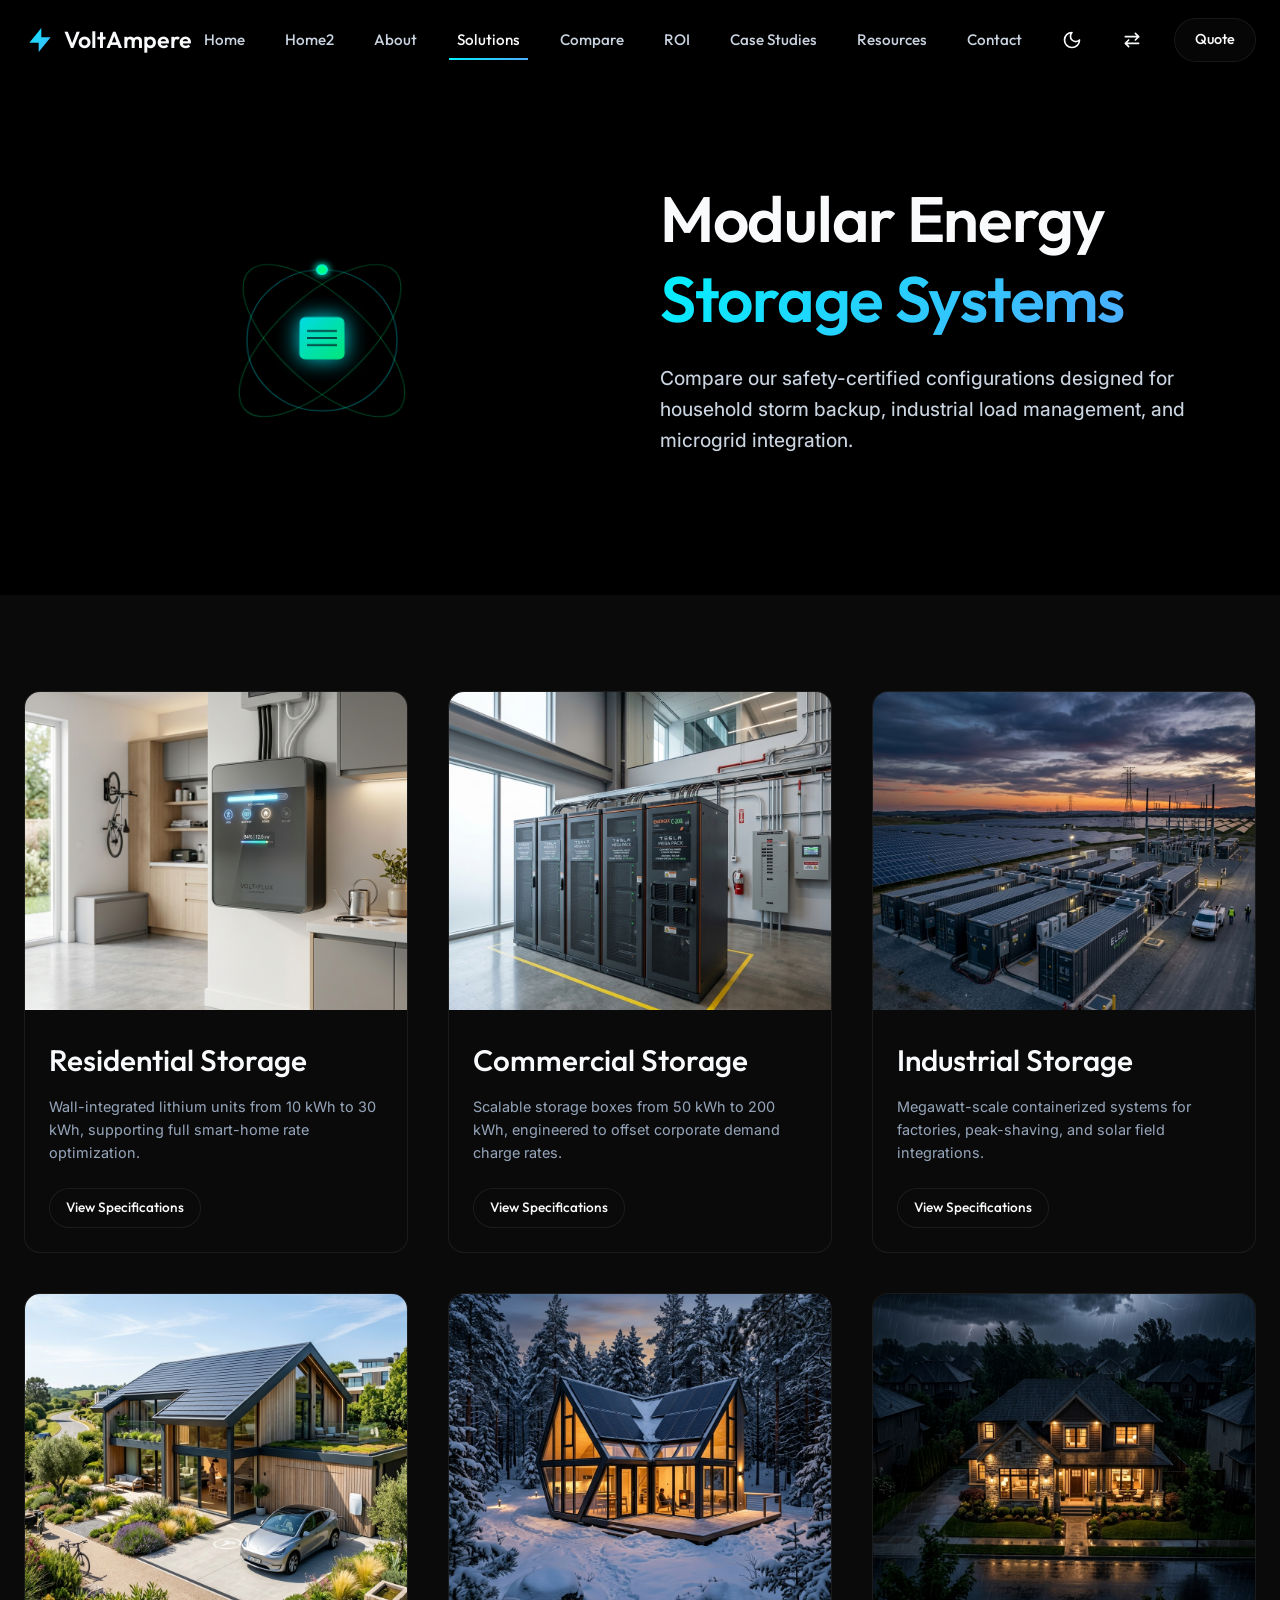
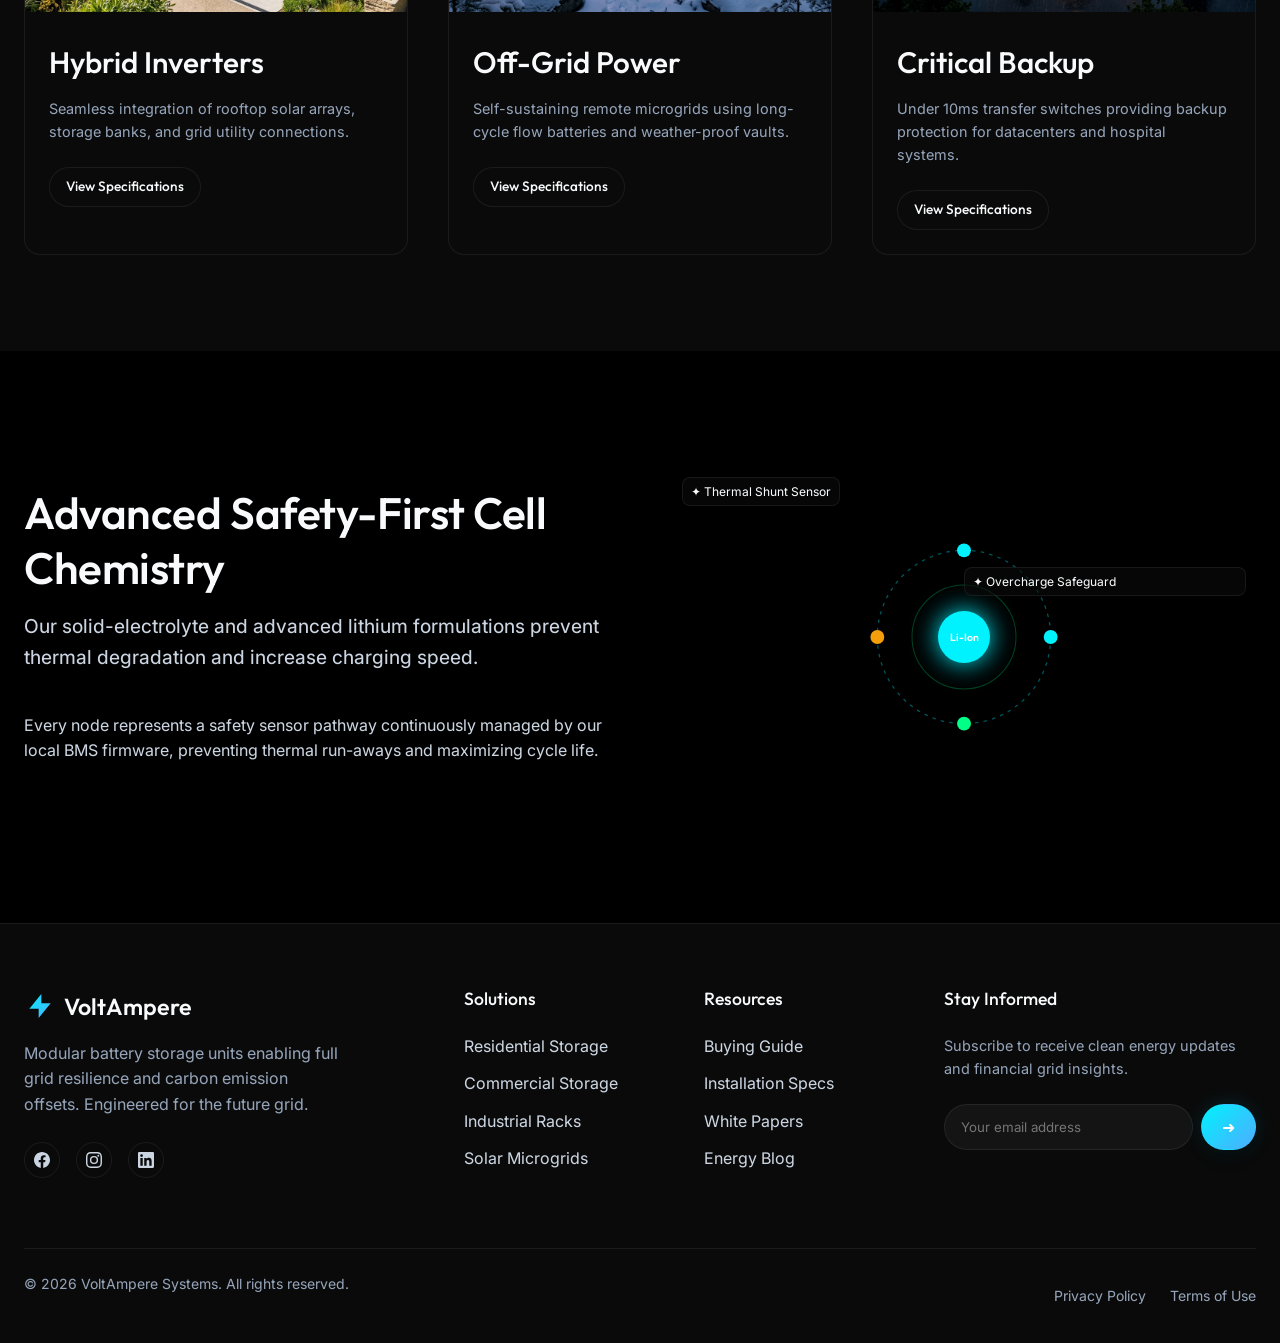
<file: solutions.html>
<!DOCTYPE html>
<html lang="en" data-theme="dark">
<head>
    <meta charset="UTF-8">
    <meta name="viewport" content="width=device-width, initial-scale=1.0">
    <meta name="description" content="Explore our product matrix: residential wall units, modular commercial packs, off-grid systems, and solar-integrated hybrid arrays.">
    <title>VoltAmpere | Advanced Energy Storage Solutions</title>
    
    <!-- Favicon -->
    <link rel="icon" type="image/svg+xml" href="data:image/svg+xml,%3Csvg xmlns='http://www.w3.org/2000/svg' viewBox='0 0 24 24'%3E%3Cpath fill='%2300f2fe' d='M13 10V3L4 14h7v7l9-11h-7z'/%3E%3C/svg%3E">
    
    <!-- Stylesheets -->
    <link rel="stylesheet" href="styles/main.css?v=2.0">
    <link rel="stylesheet" href="styles/page-specific.css?v=2.0">
    
    <style>
        /* Chemistry Diagram rotation and keyframe */
        .rotating-core {
            animation: rotate-core 20s linear infinite;
            transform-origin: center;
        }
        @keyframes rotate-core {
            0% { transform: rotate(0deg); }
            100% { transform: rotate(360deg); }
        }
        
        /* Tilt card gradient border glow */
        .gradient-glow-card {
            position: relative;
            background: var(--bg-secondary);
            border-radius: var(--radius-md);
            overflow: hidden;
            transition: all var(--transition-smooth);
            border: 1px solid var(--border-color);
        }
        .gradient-glow-card::before {
            content: '';
            position: absolute;
            top: 0; left: 0; right: 0; bottom: 0;
            border-radius: var(--radius-md);
            padding: 2px;
            background: linear-gradient(135deg, transparent, transparent);
            -webkit-mask: linear-gradient(#fff 0 0) content-box, linear-gradient(#fff 0 0);
            mask: linear-gradient(#fff 0 0) content-box, linear-gradient(#fff 0 0);
            -webkit-mask-composite: xor;
            mask-composite: exclude;
            transition: background var(--transition-smooth);
            pointer-events: none;
        }
        .gradient-glow-card:hover::before {
            background: var(--accent-gradient);
        }
        .gradient-glow-card:hover {
            transform: translateY(-5px);
            box-shadow: var(--shadow-lg), var(--shadow-glow);
        }
    </style>
</head>
<body class="theme-cyan-green">

    <!-- HEADER NAVIGATION -->
    <header class="site-header">
        <div class="container">
            <a href="index.html" class="logo" aria-label="VoltAmpere Home">
                <div class="logo-icon"></div>
                <span>VoltAmpere</span>
            </a>

            <nav class="desktop-nav" aria-label="Main Navigation">
                <a href="index.html" class="nav-link">Home</a>
                <a href="home2.html" class="nav-link">Home2</a>
                <a href="about.html" class="nav-link">About</a>
                <a href="solutions.html" class="nav-link active">Solutions</a>
                <a href="compare.html" class="nav-link">Compare</a>
                <a href="roi.html" class="nav-link">ROI</a>
                <a href="projects.html" class="nav-link">Case Studies</a>
                <a href="resources.html" class="nav-link">Resources</a>
                <a href="contact.html" class="nav-link">Contact</a>

                <button class="theme-toggle-btn" aria-label="Toggle Light/Dark Mode">
                    <svg class="sun" viewBox="0 0 24 24" fill="none" stroke="currentColor" stroke-width="2"
                        stroke-linecap="round" stroke-linejoin="round">
                        <circle cx="12" cy="12" r="4" />
                        <path
                            d="M12 2v2M12 20v2M4.93 4.93l1.41 1.41M17.66 17.66l1.41 1.41M2 12h2M20 12h2M6.34 17.66l-1.41 1.41M19.07 4.93l-1.41 1.41" />
                    </svg>
                    <svg class="moon" viewBox="0 0 24 24" fill="none" stroke="currentColor" stroke-width="2"
                        stroke-linecap="round" stroke-linejoin="round">
                        <path d="M12 3a6 6 0 0 0 9 9 9 9 0 1 1-9-9Z" />
                    </svg>
                </button>

                <button class="rtl-toggle-btn" aria-label="Toggle Layout Direction">
                    <svg viewBox="0 0 24 24" fill="none" stroke="currentColor" stroke-width="2"
                        stroke-linecap="round" stroke-linejoin="round">
                        <path d="M4 8h16M16 4l4 4-4 4" />
                        <path d="M20 16H4M8 12l-4 4 4 4" />
                    </svg>
                </button>

                <a href="contact.html" class="btn btn-secondary"
                    style="padding: 0.6rem 1.25rem; font-size: 0.9rem;">Quote</a>
            </nav>

            <button class="menu-btn" aria-label="Open Navigation Menu" aria-expanded="false">
                <span class="menu-btn-burger"></span>
            </button>
        </div>
    </header>

    <!-- MOBILE NAVIGATION DRAWER -->
    <div class="mobile-backdrop"></div>
    <nav class="mobile-nav" aria-label="Mobile Navigation">
        <div style="display: flex; gap: var(--spacing-xs); align-self: flex-end; margin-bottom: var(--spacing-sm);">
            <button class="theme-toggle-btn" aria-label="Toggle Light/Dark Mode">
                <svg class="sun" viewBox="0 0 24 24" fill="none" stroke="currentColor" stroke-width="2"
                    stroke-linecap="round" stroke-linejoin="round">
                    <circle cx="12" cy="12" r="4" />
                    <path
                        d="M12 2v2M12 20v2M4.93 4.93l1.41 1.41M17.66 17.66l1.41 1.41M2 12h2M20 12h2M6.34 17.66l-1.41 1.41M19.07 4.93l-1.41 1.41" />
                </svg>
                <svg class="moon" viewBox="0 0 24 24" fill="none" stroke="currentColor" stroke-width="2"
                    stroke-linecap="round" stroke-linejoin="round">
                    <path d="M12 3a6 6 0 0 0 9 9 9 9 0 1 1-9-9Z" />
                </svg>
            </button>
            <button class="rtl-toggle-btn" aria-label="Toggle Layout Direction">
                <svg viewBox="0 0 24 24" fill="none" stroke="currentColor" stroke-width="2"
                    stroke-linecap="round" stroke-linejoin="round">
                    <path d="M4 8h16M16 4l4 4-4 4" />
                    <path d="M20 16H4M8 12l-4 4 4 4" />
                </svg>
            </button>
        </div>
        <a href="index.html" class="nav-link">Home</a>
        <a href="home2.html" class="nav-link">Home2</a>
        <a href="about.html" class="nav-link">About</a>
        <a href="solutions.html" class="nav-link active">Solutions</a>
        <a href="compare.html" class="nav-link">Compare</a>
        <a href="roi.html" class="nav-link">ROI</a>
        <a href="projects.html" class="nav-link">Case Studies</a>
        <a href="resources.html" class="nav-link">Resources</a>
        <a href="contact.html" class="nav-link">Contact</a>
        <a href="contact.html" class="btn btn-primary" style="margin-top: var(--spacing-md);">Quote</a>
    </nav>

    <!-- HERO / TITLE -->
    <section class="section" style="padding-top: calc(var(--header-height) + var(--spacing-sm)); padding-bottom: var(--spacing-sm); min-height: calc(75vh - var(--header-height)); display: flex; align-items: center;" aria-label="Solutions Hero">
        <div class="container">
            <div class="grid-2" style="align-items: center;">
                <!-- Left column: SVG illustration -->
                <div class="reveal stagger-2">
                    <div style="height: 300px; width: 100%; display: flex; align-items: center; justify-content: center; perspective: 800px;">
                        <svg viewBox="0 0 400 400" width="100%" height="100%" style="overflow: visible; transform: rotateX(20deg); animation: float-slow 4s ease-in-out infinite alternate;">
                            <defs>
                                <linearGradient id="sol-grad" x1="0" y1="0" x2="1" y2="1">
                                    <stop offset="0%" stop-color="#00f2fe"/>
                                    <stop offset="100%" stop-color="#00ff87"/>
                                </linearGradient>
                            </defs>
                            <!-- Orbit rings -->
                            <circle cx="200" cy="200" r="100" stroke="var(--svg-orbit-stroke)" stroke-width="1.5" fill="none"/>
                            <ellipse cx="200" cy="200" rx="140" ry="60" stroke="var(--svg-orbit-stroke-secondary)" stroke-width="1.5" fill="none" transform="rotate(45 200 200)"/>
                            <ellipse cx="200" cy="200" rx="140" ry="60" stroke="var(--svg-orbit-stroke-secondary)" stroke-width="1.5" fill="none" transform="rotate(-45 200 200)"/>
                            
                            <!-- Central Battery Core -->
                            <g transform="translate(160, 160)" style="animation: rotate-about 12s linear infinite; transform-origin: 40px 40px;">
                                <rect x="10" y="10" width="60" height="60" rx="8" fill="url(#sol-grad)" opacity="0.9" style="filter: drop-shadow(0 0 15px var(--accent-primary));"/>
                                <!-- Inner grid detail -->
                                <line x1="20" y1="30" x2="60" y2="30" stroke="#04121f" stroke-width="2"/>
                                <line x1="20" y1="40" x2="60" y2="40" stroke="#04121f" stroke-width="2"/>
                                <line x1="20" y1="50" x2="60" y2="50" stroke="#04121f" stroke-width="2"/>
                            </g>
                            
                            <!-- Orbiting atoms -->
                            <circle cx="200" cy="100" r="8" fill="#00f2fe" style="animation: orbit-1 6s linear infinite; transform-origin: 200px 200px; filter: drop-shadow(0 0 6px #00f2fe);"/>
                            <circle cx="200" cy="100" r="6" fill="#00ff87" style="animation: orbit-2 8s linear infinite; transform-origin: 200px 200px; filter: drop-shadow(0 0 6px #00ff87);"/>
                        </svg>
                    </div>
                </div>
                <!-- Right column: Text -->
                <div class="reveal">
                    <h1 style="margin-bottom: var(--spacing-md);">Modular Energy <br><span style="background: var(--accent-gradient); -webkit-background-clip: text; -webkit-text-fill-color: transparent;">Storage Systems</span></h1>
                    <p class="lead-text">Compare our safety-certified configurations designed for household storm backup, industrial load management, and microgrid integration.</p>
                </div>
            </div>
        </div>
    </section>

    <!-- SOLUTIONS MATRIX (6 UNIQUE CARD IMAGES) -->
    <section class="section" style="background: var(--bg-secondary);" aria-label="Solutions Catalog">
        <div class="container">
            <div class="grid-3">
                <!-- Solution 1: Residential -->
                <div class="reveal gradient-glow-card">
                    <img src="assets/images/res_battery.png" alt="Sleek residential battery storage unit" style="width: 100%; aspect-ratio: 1.2; object-fit: cover;">
                    <div style="padding: var(--spacing-md);">
                        <h3>Residential Storage</h3>
                        <p style="font-size: 0.9rem; color: var(--text-muted);">Wall-integrated lithium units from 10 kWh to 30 kWh, supporting full smart-home rate optimization.</p>
                        <a href="compare.html" class="btn btn-secondary" style="font-size: 0.85rem; padding: 0.5rem 1rem;">View Specifications</a>
                    </div>
                </div>

                <!-- Solution 2: Commercial -->
                <div class="reveal stagger-2 gradient-glow-card">
                    <img src="assets/images/com_battery.png" alt="Sleek commercial modular battery cabinet" style="width: 100%; aspect-ratio: 1.2; object-fit: cover;">
                    <div style="padding: var(--spacing-md);">
                        <h3>Commercial Storage</h3>
                        <p style="font-size: 0.9rem; color: var(--text-muted);">Scalable storage boxes from 50 kWh to 200 kWh, engineered to offset corporate demand charge rates.</p>
                        <a href="compare.html" class="btn btn-secondary" style="font-size: 0.85rem; padding: 0.5rem 1rem;">View Specifications</a>
                    </div>
                </div>

                <!-- Solution 3: Industrial -->
                <div class="reveal stagger-3 gradient-glow-card">
                    <img src="assets/images/ind_battery.png" alt="Large industrial grid scale battery unit" style="width: 100%; aspect-ratio: 1.2; object-fit: cover;">
                    <div style="padding: var(--spacing-md);">
                        <h3>Industrial Storage</h3>
                        <p style="font-size: 0.9rem; color: var(--text-muted);">Megawatt-scale containerized systems for factories, peak-shaving, and solar field integrations.</p>
                        <a href="compare.html" class="btn btn-secondary" style="font-size: 0.85rem; padding: 0.5rem 1rem;">View Specifications</a>
                    </div>
                </div>

                <!-- Solution 4: Hybrid -->
                <div class="reveal gradient-glow-card">
                    <img src="assets/images/hybrid_eco_house.png" alt="Modern house with solar integration" style="width: 100%; aspect-ratio: 1.2; object-fit: cover;">
                    <div style="padding: var(--spacing-md);">
                        <h3>Hybrid Inverters</h3>
                        <p style="font-size: 0.9rem; color: var(--text-muted);">Seamless integration of rooftop solar arrays, storage banks, and grid utility connections.</p>
                        <a href="compare.html" class="btn btn-secondary" style="font-size: 0.85rem; padding: 0.5rem 1rem;">View Specifications</a>
                    </div>
                </div>

                <!-- Solution 5: Off-grid -->
                <div class="reveal stagger-2 gradient-glow-card">
                    <img src="assets/images/off_grid_cabin.png" alt="Off-grid remote site battery storage cabin" style="width: 100%; aspect-ratio: 1.2; object-fit: cover;">
                    <div style="padding: var(--spacing-md);">
                        <h3>Off-Grid Power</h3>
                        <p style="font-size: 0.9rem; color: var(--text-muted);">Self-sustaining remote microgrids using long-cycle flow batteries and weather-proof vaults.</p>
                        <a href="compare.html" class="btn btn-secondary" style="font-size: 0.85rem; padding: 0.5rem 1rem;">View Specifications</a>
                    </div>
                </div>

                <!-- Solution 6: Backup Power -->
                <div class="reveal stagger-3 gradient-glow-card">
                    <img src="assets/images/backup_power_scene.png" alt="Solar backup battery backup system inside facility" style="width: 100%; aspect-ratio: 1.2; object-fit: cover;">
                    <div style="padding: var(--spacing-md);">
                        <h3>Critical Backup</h3>
                        <p style="font-size: 0.9rem; color: var(--text-muted);">Under 10ms transfer switches providing backup protection for datacenters and hospital systems.</p>
                        <a href="compare.html" class="btn btn-secondary" style="font-size: 0.85rem; padding: 0.5rem 1rem;">View Specifications</a>
                    </div>
                </div>
            </div>
        </div>
    </section>

    <!-- MOLECULAR CHEMISTRY DIAGRAM SECTION -->
    <section class="section" aria-label="Battery Chemistry">
        <div class="container">
            <div class="chemistry-diagram-container">
                <div class="reveal">
                    <h2>Advanced Safety-First Cell Chemistry</h2>
                    <p class="lead-text">Our solid-electrolyte and advanced lithium formulations prevent thermal degradation and increase charging speed.</p>
                    <p>Every node represents a safety sensor pathway continuously managed by our local BMS firmware, preventing thermal run-aways and maximizing cycle life.</p>
                </div>
                
                <div class="reveal stagger-2 flex-center" style="height: 380px; position: relative;">
                    <!-- Interactive molecular graphic using SVG -->
                    <svg viewBox="0 0 300 300" style="width: 100%; max-width: 260px; height: auto;" fill="none" xmlns="http://www.w3.org/2000/svg">
                        <!-- Orbit circles -->
                        <circle cx="150" cy="150" r="100" stroke="var(--svg-orbit-stroke)" stroke-width="1.5" stroke-dasharray="4 6"/>
                        <circle cx="150" cy="150" r="60" stroke="var(--svg-orbit-stroke-secondary)" stroke-width="1.2"/>
                        
                        <!-- Center Core (Lithium Node) -->
                        <circle cx="150" cy="150" r="30" fill="url(#core-grad)" filter="drop-shadow(0 0 15px var(--accent-primary))"/>
                        <text x="150" y="155" text-anchor="middle" fill="#ffffff" font-family="Outfit" font-size="12" font-weight="600">Li-Ion</text>
                        
                        <!-- Orbiting electrons/nodes (using SVG rotate animation groups) -->
                        <g class="rotating-core">
                            <circle cx="150" cy="50" r="8" fill="#00f2fe"/>
                            <circle cx="150" cy="250" r="8" fill="#00ff87"/>
                            <circle cx="50" cy="150" r="8" fill="#f59e0b"/>
                            <circle cx="250" cy="150" r="8" fill="#00f2fe"/>
                        </g>
                        
                        <defs>
                            <linearGradient id="core-grad" x1="120" y1="120" x2="180" y2="180">
                                <stop offset="0%" stop-color="#00f2fe"/>
                                <stop offset="100%" stop-color="#00ff87"/>
                            </linearGradient>
                        </defs>
                    </svg>
                    
                    <!-- Label indicators absolute tags fading sequentially -->
                    <div class="chem-node-label" style="position: absolute; top: 30px; left: 10px; transform: none; opacity: 0; transition: opacity 0.8s;">✦ Thermal Shunt Sensor</div>
                    <div class="chem-node-label" style="position: absolute; top: 120px; right: 10px; transform: none; opacity: 0; transition: opacity 0.8s;">✦ Overcharge Safeguard</div>
                    <div class="chem-node-label" style="position: absolute; top: auto; bottom: 30px; left: 40px; transform: none; opacity: 0; transition: opacity 0.8s;">✦ Solid-Electrolyte Layer</div>
                </div>
            </div>
        </div>
    </section>

    <!-- FOOTER -->
    <footer class="site-footer">
        <div class="container">
            <div class="footer-grid">
                <div class="footer-col footer-brand">
                    <a href="index.html" class="logo" style="margin-bottom: var(--spacing-sm);">
                        <div class="logo-icon"></div>
                        <span>VoltAmpere</span>
                    </a>
                    <p>Modular battery storage units enabling full grid resilience and carbon emission offsets. Engineered for the future grid.</p>
                    <div class="footer-socials">
                        <a href="#" class="social-icon" aria-label="Facebook">
                            <svg xmlns="http://www.w3.org/2000/svg" width="16" height="16" viewBox="0 0 24 24" fill="currentColor">
                                <path d="M24 12.073c0-6.627-5.373-12-12-12s-12 5.373-12 12c0 5.99 4.388 10.954 10.125 11.854v-8.385H7.078v-3.47h3.047V9.43c0-3.007 1.792-4.669 4.533-4.669 1.312 0 2.686.235 2.686.235v2.953H15.83c-1.491 0-1.956.925-1.956 1.874v2.25h3.328l-.532 3.47h-2.796v8.385C19.612 23.027 24 18.062 24 12.073z"/>
                            </svg>
                        </a>
                        <a href="#" class="social-icon" aria-label="Instagram">
                            <svg xmlns="http://www.w3.org/2000/svg" width="16" height="16" viewBox="0 0 24 24" fill="currentColor">
                                <path d="M12 2.163c3.204 0 3.584.012 4.85.07 3.252.148 4.771 1.691 4.919 4.919.058 1.265.069 1.645.069 4.849 0 3.205-.012 3.584-.069 4.849-.149 3.225-1.664 4.771-4.919 4.919-1.266.058-1.644.07-4.85.07-3.204 0-3.584-.012-4.849-.07-3.26-.149-4.771-1.699-4.919-4.92-.058-1.265-.07-1.644-.07-4.849 0-3.204.013-3.583.07-4.849.149-3.227 1.664-4.771 4.919-4.919 1.266-.057 1.645-.069 4.849-.069zM12 0C8.741 0 8.333.014 7.053.072 2.695.272.273 2.69.073 7.051.014 8.333 0 8.741 0 12c0 3.259.014 3.668.072 4.948.2 4.358 2.618 6.78 6.98 6.98 1.281.058 1.689.072 4.948.072 3.259 0 3.668-.014 4.948-.072 4.354-.2 6.782-2.618 6.979-6.98.059-1.28.073-1.689.073-4.948 0-3.259-.014-3.667-.072-4.947-.196-4.354-2.617-6.78-6.979-6.98C15.668.014 15.259 0 12 0zm0 5.838a6.162 6.162 0 1 0 0 12.324 6.162 6.162 0 0 0 0-12.324zM12 16a4 4 0 1 1 0-8 4 4 0 0 1 0 8zm6.406-11.845a1.44 1.44 0 1 0 0 2.881 1.44 1.44 0 0 0 0-2.881z"/>
                            </svg>
                        </a>
                        <a href="#" class="social-icon" aria-label="LinkedIn">
                            <svg xmlns="http://www.w3.org/2000/svg" width="16" height="16" viewBox="0 0 24 24" fill="currentColor">
                                <path d="M20.447 20.452h-3.554v-5.569c0-1.328-.027-3.037-1.852-3.037-1.853 0-2.136 1.445-2.136 2.939v5.667H9.351V9h3.414v1.561h.046c.477-.9 1.637-1.85 3.37-1.85 3.601 0 4.267 2.37 4.267 5.455v6.286zM5.337 7.433c-1.144 0-2.063-.926-2.063-2.065 0-1.138.92-2.063 2.063-2.063 1.14 0 2.064.925 2.064 2.063 0 1.139-.925 2.065-2.064 2.065zm1.782 13.019H3.555V9h3.564v11.452zM22.225 0H1.771C.792 0 0 .774 0 1.729v20.542C0 23.227.792 24 1.771 24h20.451C23.2 24 24 23.227 24 22.271V1.729C24 .774 23.2 0 22.222 0h.003z"/>
                            </svg>
                        </a>
                    </div>
                </div>
                
                <div class="footer-col">
                    <h4>Solutions</h4>
                    <ul class="footer-links">
                        <li><a href="solutions.html">Residential Storage</a></li>
                        <li><a href="solutions.html">Commercial Storage</a></li>
                        <li><a href="solutions.html">Industrial Racks</a></li>
                        <li><a href="solutions.html">Solar Microgrids</a></li>
                    </ul>
                </div>
                
                <div class="footer-col">
                    <h4>Resources</h4>
                    <ul class="footer-links">
                        <li><a href="resources.html">Buying Guide</a></li>
                        <li><a href="resources.html">Installation Specs</a></li>
                        <li><a href="resources.html">White Papers</a></li>
                        <li><a href="resources.html">Energy Blog</a></li>
                    </ul>
                </div>
                
                <div class="footer-col">
                    <h4>Stay Informed</h4>
                    <p style="font-size: 0.9rem; color: var(--text-muted);">Subscribe to receive clean energy updates and financial grid insights.</p>
                    <form class="newsletter-form" action="#" method="POST" aria-label="Newsletter Subscription">
                        <input type="email" placeholder="Your email address" class="newsletter-input" required aria-label="Email address">
                        <button type="submit" class="btn btn-primary" style="padding: 0.75rem 1.25rem;">➜</button>
                    </form>
                </div>
            </div>
            
            <div class="footer-bottom">
                <p>&copy; 2026 VoltAmpere Systems. All rights reserved.</p>
                <div style="display: flex; gap: var(--spacing-md);">
                    <a href="#">Privacy Policy</a>
                    <a href="#">Terms of Use</a>
                </div>
            </div>
        </div>
    </footer>

    <!-- Scripts -->
    <script src="js/main.js"></script>
    <script>
        document.addEventListener('DOMContentLoaded', () => {
            // Trigger sequential fade-in of labels
            const labels = document.querySelectorAll('.chem-node-label');
            labels.forEach((label, idx) => {
                setTimeout(() => {
                    label.style.opacity = '1';
                }, (idx + 1) * 600);
            });
        });
    </script>
</body>
</html>
</file>
<file: styles/main.css>
/* ==========================================================================
   DESIGN SYSTEM - CORE STYLES (styles/main.css)
   ========================================================================== */

/* --- GOOGLE FONTS IMPORT --- */
@import url('https://fonts.googleapis.com/css2?family=Inter:wght@400;420;450;500;550&family=Outfit:wght@400;500;540;560;580&display=swap');

/* --- CUSTOM VARIABLES --- */
:root {
    /* Fonts */
    --font-primary: 'Outfit', sans-serif;
    --font-secondary: 'Inter', sans-serif;

    /* Spacing */
    --spacing-xs: 0.5rem;
    --spacing-sm: 1rem;
    --spacing-md: 1.5rem;
    --spacing-lg: 2.5rem;
    --spacing-xl: 4rem;
    --spacing-xxl: 6rem;
    
    /* Layout Constants */
    --container-max-width: 1280px;
    --header-height: 80px;
    
    /* Transition & Easing */
    --transition-smooth: 0.4s cubic-bezier(0.16, 1, 0.3, 1);
    --transition-fast: 0.2s ease;
    
    /* Border Radius */
    --radius-sm: 8px;
    --radius-md: 16px;
    --radius-lg: 24px;
    --radius-full: 9999px;

    /* Theme Tokens (Light Mode - Default) */
    --bg-primary: #f8fafc;
    --bg-secondary: #ffffff;
    --bg-tertiary: #f1f5f9;
    --text-primary: #020617;
    --text-secondary: #1e293b;
    --text-muted: #475569;
    --border-color: rgba(15, 23, 42, 0.08);
    
    /* Glassmorphism Light */
    --glass-bg: rgba(255, 255, 255, 0.7);
    --glass-border: rgba(255, 255, 255, 0.4);
    --glass-shadow: rgba(15, 23, 42, 0.05);
    
    /* Shadows */
    --shadow-sm: 0 4px 6px -1px rgba(0, 0, 0, 0.05), 0 2px 4px -1px rgba(0, 0, 0, 0.03);
    --shadow-md: 0 10px 15px -3px rgba(0, 0, 0, 0.05), 0 4px 6px -2px rgba(0, 0, 0, 0.02);
    --shadow-lg: 0 20px 25px -5px rgba(0, 0, 0, 0.05), 0 10px 10px -5px rgba(0, 0, 0, 0.02);
    --shadow-glow: 0 0 20px rgba(0, 210, 255, 0.15);
    
    /* Default Accent (Electric Blue & Mint Green) */
    --accent-primary: #0284c7;
    --accent-secondary: #0d9488;
    --accent-gradient: linear-gradient(135deg, #0284c7 0%, #0d9488 100%);
    --accent-glow: rgba(2, 132, 199, 0.15);
    --accent-glow-secondary: rgba(13, 148, 136, 0.1);
}

/* --- DARK MODE OVERRIDES --- */
[data-theme="dark"] {
    --bg-primary: #000000;
    --bg-secondary: #0a0a0a;
    --bg-tertiary: #141414;
    --text-primary: #f8fafc;
    --text-secondary: #cbd5e1;
    --text-muted: #94a3b8;
    --border-color: rgba(248, 250, 252, 0.07);
    
    /* Glassmorphism Dark */
    --glass-bg: rgba(10, 10, 10, 0.6);
    --glass-border: rgba(248, 250, 252, 0.07);
    --glass-shadow: rgba(0, 0, 0, 0.25);
    
    /* Shadows */
    --shadow-sm: 0 4px 6px -1px rgba(0, 0, 0, 0.2), 0 2px 4px -1px rgba(0, 0, 0, 0.1);
    --shadow-md: 0 10px 15px -3px rgba(0, 0, 0, 0.3), 0 4px 6px -2px rgba(0, 0, 0, 0.1);
    --shadow-lg: 0 25px 35px -5px rgba(0, 0, 0, 0.4), 0 15px 15px -5px rgba(0, 0, 0, 0.2);
}

/* --- ACCENT SPECIFIC PATTERNS --- */
.theme-cyan-green {
    --accent-primary: #0891b2; /* Deep Cyan - WCAG AA compliant on white */
    --accent-secondary: #0284c7; /* Deep Blue - WCAG AA compliant on white */
    --accent-gradient: linear-gradient(135deg, #0891b2 0%, #0284c7 100%);
    --accent-glow: rgba(8, 145, 178, 0.12);
    --accent-glow-secondary: rgba(2, 132, 199, 0.1);
    
    /* Responsive SVG orbits for light mode (darker blue/cyan for contrast on white) */
    --svg-orbit-stroke: rgba(0, 114, 255, 0.25);
    --svg-orbit-stroke-secondary: rgba(13, 148, 136, 0.25);
}

[data-theme="dark"] .theme-cyan-green,
[data-theme="dark"].theme-cyan-green {
    --accent-primary: #00f2fe; /* Neon Cyan - glowing on black */
    --accent-secondary: #4facfe; /* Neon Blue - glowing on black */
    --accent-gradient: linear-gradient(135deg, #00f2fe 0%, #4facfe 100%);
    --accent-glow: rgba(0, 242, 254, 0.2);
    --accent-glow-secondary: rgba(79, 172, 254, 0.15);

    /* Responsive SVG orbits for dark mode (bright glowing colors on black) */
    --svg-orbit-stroke: rgba(0, 242, 254, 0.35);
    --svg-orbit-stroke-secondary: rgba(0, 255, 135, 0.25);
}

/* Theme variant 2: Emerald Green & Solar Amber (Home 2 style) */
.theme-emerald-amber {
    --accent-primary: #059669; /* Darker Emerald - WCAG AA compliant */
    --accent-secondary: #d97706; /* Darker Amber - WCAG AA compliant */
    --accent-gradient: linear-gradient(135deg, #059669 0%, #d97706 100%);
    --accent-glow: rgba(5, 150, 105, 0.12);
    --accent-glow-secondary: rgba(217, 119, 6, 0.15);
    
    /* Responsive SVG orbits for light mode */
    --svg-orbit-stroke: rgba(16, 185, 129, 0.3);
    --svg-orbit-stroke-secondary: rgba(245, 158, 11, 0.25);
}

[data-theme="dark"] .theme-emerald-amber,
[data-theme="dark"].theme-emerald-amber {
    --accent-primary: #10b981; /* Bright Emerald - glowing on black */
    --accent-secondary: #f59e0b; /* Bright Amber - glowing on black */
    --accent-gradient: linear-gradient(135deg, #10b981 0%, #f59e0b 100%);
    --accent-glow: rgba(16, 185, 129, 0.2);
    --accent-glow-secondary: rgba(245, 158, 11, 0.15);

    /* Responsive SVG orbits for dark mode */
    --svg-orbit-stroke: rgba(16, 185, 129, 0.35);
    --svg-orbit-stroke-secondary: rgba(245, 158, 11, 0.3);
}

/* --- RESET & BASIC STYLING --- */
*, *::before, *::after {
    margin: 0;
    padding: 0;
    box-sizing: border-box;
}

html {
    scroll-behavior: auto; /* Handled via JS and page links custom behavior */
    -webkit-font-smoothing: antialiased;
    -moz-osx-font-smoothing: grayscale;
    overflow-x: hidden;
    width: 100%;
}

body {
    font-family: var(--font-secondary);
    font-size: 1rem;
    font-weight: 420; /* Keep strictly inside 400-430 weight rules */
    line-height: 1.6;
    color: var(--text-secondary);
    background-color: var(--bg-primary);
    overflow-x: hidden;
    width: 100%;
    transition: background-color var(--transition-smooth), color var(--transition-smooth);
}

/* --- ACCESSIBLE FOCUS INDICATORS --- */
*:focus-visible {
    outline: 2px solid var(--accent-primary);
    outline-offset: 4px;
}

/* --- TYPOGRAPHY WEIGHT RULES (STRICT) --- */
h1, h2, h3, h4, h5, h6 {
    font-family: var(--font-primary);
    color: var(--text-primary);
    line-height: 1.25;
    margin-bottom: var(--spacing-sm);
}

h1 {
    font-size: clamp(2.5rem, 5vw, 4.5rem);
    font-weight: 580; /* Strict Limit 580 */
    letter-spacing: -0.02em;
}

h2 {
    font-size: clamp(2rem, 3.5vw, 2.75rem);
    font-weight: 560; /* Strict Limit 560 */
    letter-spacing: -0.01em;
}

h3 {
    font-size: clamp(1.5rem, 2.5vw, 1.85rem);
    font-weight: 540; /* Strict Limit 540 */
}

h4, h5, h6 {
    font-size: clamp(1.1rem, 1.5vw, 1.3rem);
    font-weight: 500; /* Strict Limit 500 */
}

p {
    margin-bottom: var(--spacing-md);
}

.lead-text {
    font-size: clamp(1.1rem, 1.5vw, 1.25rem);
    font-weight: 450; /* Strict Limit 450-500 */
    line-height: 1.6;
    color: var(--text-secondary);
    margin-bottom: var(--spacing-lg);
}

strong, b {
    font-weight: 550; /* Strict Limit 550 max */
}

a {
    color: inherit;
    text-decoration: none;
    transition: color var(--transition-fast);
}

/* --- GRID & LAYOUT UTILITIES --- */
.container {
    width: 100%;
    max-width: var(--container-max-width);
    margin: 0 auto;
    padding: 0 var(--spacing-md);
}

.section {
    padding: var(--spacing-xxl) 0;
    position: relative;
    overflow: hidden;
}

.grid-2 {
    display: grid;
    grid-template-columns: repeat(2, 1fr);
    gap: var(--spacing-lg);
}

.grid-3 {
    display: grid;
    grid-template-columns: repeat(3, 1fr);
    gap: var(--spacing-lg);
}

.grid-4 {
    display: grid;
    grid-template-columns: repeat(4, 1fr);
    gap: var(--spacing-md);
}

/* Horizontal alignment helpers */
.flex-row {
    display: flex;
    align-items: center;
    gap: var(--spacing-md);
}

.flex-center {
    display: flex;
    align-items: center;
    justify-content: center;
}

.text-center {
    text-align: center;
}

/* --- GLASSMORPHISM CLASS --- */
.glass {
    background: var(--glass-bg);
    backdrop-filter: blur(12px);
    -webkit-backdrop-filter: blur(12px);
    border: 1px solid var(--glass-border);
    box-shadow: var(--glass-shadow);
}

/* --- PREMIUM INTERACTION BUTTONS --- */
.btn {
    display: inline-flex;
    align-items: center;
    justify-content: center;
    padding: 0.85rem 1.75rem;
    font-family: var(--font-primary);
    font-size: 1rem;
    font-weight: 510; /* Strict Limit 500-520 */
    border-radius: var(--radius-full);
    border: 1px solid transparent;
    cursor: pointer;
    transition: all var(--transition-smooth);
    position: relative;
    overflow: hidden;
    gap: var(--spacing-xs);
}

.btn-primary {
    background: var(--accent-gradient);
    color: #ffffff;
    box-shadow: var(--shadow-md), var(--shadow-glow);
}

.btn-primary:hover {
    transform: translateY(-2px);
    box-shadow: var(--shadow-lg), 0 0 25px var(--accent-primary);
}

.btn-secondary {
    background: var(--glass-bg);
    border: 1px solid var(--border-color);
    color: var(--text-primary);
}

.btn-secondary:hover {
    background: var(--bg-tertiary);
    transform: translateY(-2px);
    border-color: var(--text-muted);
}

/* Button ripple container classes */
.ripple {
    position: absolute;
    background: rgba(255, 255, 255, 0.4);
    border-radius: 50%;
    transform: scale(0);
    animation: ripple-effect 0.6s linear;
    pointer-events: none;
}

@keyframes ripple-effect {
    to {
        transform: scale(4);
        opacity: 0;
    }
}

/* --- STICKY HEADER --- */
.site-header {
    position: fixed;
    top: 0;
    left: 0;
    width: 100%;
    height: var(--header-height);
    z-index: 102; /* Raised to overlay drawer navigation backdrop and button controls */
    transition: background var(--transition-smooth), height var(--transition-smooth);
}

.site-header.scrolled {
    height: 70px;
    background: var(--glass-bg);
    backdrop-filter: blur(16px);
    -webkit-backdrop-filter: blur(16px);
    border-bottom: 1px solid var(--glass-border);
    box-shadow: var(--shadow-sm);
}

.site-header .container {
    height: 100%;
    display: flex;
    align-items: center;
    justify-content: space-between;
}

.logo {
    display: flex;
    align-items: center;
    gap: 0.5rem;
    font-family: var(--font-primary);
    font-size: 1.45rem;
    font-weight: 580; /* Strict Limit 580 */
    color: var(--text-primary);
}

.logo-icon {
    width: 32px;
    height: 32px;
    background: var(--accent-gradient);
    mask: url("data:image/svg+xml,%3Csvg xmlns='http://www.w3.org/2000/svg' viewBox='0 0 24 24'%3E%3Cpath d='M13 10V3L4 14h7v7l9-11h-7z'/%3E%3C/svg%3E") no-repeat center / contain;
    -webkit-mask: url("data:image/svg+xml,%3Csvg xmlns='http://www.w3.org/2000/svg' viewBox='0 0 24 24'%3E%3Cpath d='M13 10V3L4 14h7v7l9-11h-7z'/%3E%3C/svg%3E") no-repeat center / contain;
}

.desktop-nav {
    display: flex;
    align-items: center;
    gap: var(--spacing-md);
}

.nav-link {
    font-family: var(--font-primary);
    font-weight: 480; /* Strict Limit 450-500 */
    font-size: 0.95rem;
    padding: 0.5rem var(--spacing-xs);
    position: relative;
}

.nav-link::after {
    content: '';
    position: absolute;
    bottom: 0;
    left: 0;
    width: 0;
    height: 2px;
    background: var(--accent-gradient);
    transition: width var(--transition-smooth);
}

.nav-link:hover::after,
.nav-link.active::after {
    width: 100%;
}

.nav-link:hover,
.nav-link.active {
    color: var(--text-primary);
}

/* Dark Mode Button */
.theme-toggle-btn {
    background: transparent;
    border: none;
    color: var(--text-primary);
    cursor: pointer;
    width: 36px;
    height: 36px;
    border-radius: 50%;
    transition: background var(--transition-fast);
}

.theme-toggle-btn:hover {
    background: var(--border-color);
}

.theme-toggle-btn svg {
    width: 20px;
    height: 20px;
    display: block;
    margin: 0 auto;
}

.theme-toggle-btn .sun { display: block; }
.theme-toggle-btn .moon { display: none; }
[data-theme="dark"] .theme-toggle-btn .sun { display: none; }
[data-theme="dark"] .theme-toggle-btn .moon { display: block; }

/* RTL Mode Button */
.rtl-toggle-btn {
    background: transparent;
    border: none;
    color: var(--text-primary);
    cursor: pointer;
    width: 36px;
    height: 36px;
    border-radius: 50%;
    transition: background var(--transition-fast);
    display: inline-flex;
    align-items: center;
    justify-content: center;
}

.rtl-toggle-btn:hover {
    background: var(--border-color);
}

.rtl-toggle-btn svg {
    width: 20px;
    height: 20px;
    display: block;
    transition: transform var(--transition-smooth);
}

[dir="rtl"] .rtl-toggle-btn svg {
    transform: rotate(180deg);
}

/* Hamburger Menu Button */
.menu-btn {
    display: none;
    background: transparent;
    border: none;
    cursor: pointer;
    width: 40px;
    height: 40px;
    position: relative;
    z-index: 102;
}

.menu-btn-burger {
    width: 24px;
    height: 2px;
    background: var(--text-primary);
    position: absolute;
    top: 50%;
    left: 50%;
    transform: translate(-50%, -50%);
    transition: background 0.3s ease;
}

.menu-btn-burger::before,
.menu-btn-burger::after {
    content: '';
    width: 24px;
    height: 2px;
    background: var(--text-primary);
    position: absolute;
    transition: transform var(--transition-smooth);
}

.menu-btn-burger::before { transform: translateY(-7px); }
.menu-btn-burger::after { transform: translateY(7px); }

/* Hamburger Open States */
.menu-btn.open .menu-btn-burger {
    background: transparent;
}
.menu-btn.open .menu-btn-burger::before {
    transform: rotate(45deg);
}
.menu-btn.open .menu-btn-burger::after {
    transform: rotate(-45deg);
}

/* --- MOBILE NAVIGATION DRAWER --- */
.mobile-nav {
    position: fixed;
    top: 0;
    right: -100%;
    width: min(320px, 80%);
    height: 100vh;
    background: var(--bg-secondary);
    box-shadow: -10px 0 30px rgba(0, 0, 0, 0.15);
    z-index: 101;
    display: flex;
    flex-direction: column;
    padding: 100px var(--spacing-lg) var(--spacing-lg);
    gap: var(--spacing-md);
    transition: right var(--transition-smooth);
    overflow-y: auto; /* Scrollable drawer content */
    scrollbar-width: thin; /* Firefox subtle scrollbar */
}

/* Subtle custom scrollbars for mobile drawer navigation */
.mobile-nav::-webkit-scrollbar {
    width: 6px;
}

.mobile-nav::-webkit-scrollbar-thumb {
    background-color: var(--border-color);
    border-radius: var(--radius-full);
}

/* Reposition Theme & RTL buttons container to the bottom */
.mobile-nav > div:first-of-type {
    order: 10;
    margin-top: auto;
    align-self: center !important;
    margin-bottom: 0 !important;
    padding-top: var(--spacing-md);
}

.mobile-nav.open {
    right: 0;
}

.mobile-nav .nav-link {
    font-size: 1.2rem;
    padding: 0.75rem 0;
}

.mobile-backdrop {
    position: fixed;
    top: 0;
    left: 0;
    width: 100%;
    height: 100vh;
    background: rgba(9, 14, 23, 0.5);
    backdrop-filter: blur(4px);
    z-index: 100;
    opacity: 0;
    pointer-events: none;
    transition: opacity var(--transition-smooth);
}

.mobile-backdrop.open {
    opacity: 1;
    pointer-events: auto;
}

/* --- GLOBAL FOOTER --- */
.site-footer {
    background-color: var(--bg-secondary);
    border-top: 1px solid var(--border-color);
    padding: var(--spacing-xl) 0 var(--spacing-md);
    font-family: var(--font-secondary);
    transition: background var(--transition-smooth);
}

.footer-grid {
    display: grid;
    grid-template-columns: 2fr repeat(3, 1fr);
    gap: var(--spacing-lg);
    margin-bottom: var(--spacing-xl);
}

.footer-col h4 {
    margin-bottom: var(--spacing-md);
    font-size: 1.1rem;
    font-family: var(--font-primary);
    font-weight: 500;
    color: var(--text-primary);
}

.footer-links {
    list-style: none;
}

.footer-links li {
    margin-bottom: 0.75rem;
}

.footer-links a {
    color: var(--text-secondary);
}

.footer-links a:hover {
    color: var(--accent-primary);
    padding-left: 4px;
}

.footer-brand p {
    color: var(--text-muted);
    margin-top: var(--spacing-sm);
    max-width: 320px;
}

.footer-socials {
    display: flex;
    gap: var(--spacing-sm);
    margin-top: var(--spacing-md);
}

.social-icon {
    width: 36px;
    height: 36px;
    border-radius: 50%;
    border: 1px solid var(--border-color);
    display: flex;
    align-items: center;
    justify-content: center;
    transition: all var(--transition-fast);
}

.social-icon:hover {
    background: var(--accent-gradient);
    border-color: transparent;
    color: #ffffff;
    transform: translateY(-2px);
}

.newsletter-form {
    display: flex;
    gap: 0.5rem;
    margin-top: 0.5rem;
}

.newsletter-input {
    flex: 1;
    padding: 0.75rem 1rem;
    border-radius: var(--radius-full);
    border: 1px solid var(--border-color);
    background: var(--bg-tertiary);
    color: var(--text-primary);
    outline: none;
    font-family: var(--font-secondary);
    transition: border var(--transition-fast);
}

.newsletter-input:focus {
    border-color: var(--accent-primary);
}

.footer-bottom {
    display: flex;
    justify-content: space-between;
    align-items: center;
    padding-top: var(--spacing-md);
    border-top: 1px solid var(--border-color);
    font-size: 0.875rem;
    color: var(--text-muted);
}

/* --- ANIMATION TRANSITION CLASSES (IntersectionObserver based) --- */
.reveal {
    opacity: 0;
    transform: translateY(30px);
    transition: opacity 0.8s cubic-bezier(0.16, 1, 0.3, 1), transform 0.8s cubic-bezier(0.16, 1, 0.3, 1);
}

.reveal.active {
    opacity: 1;
    transform: translateY(0);
}

/* Stagger systems */
.stagger-1 { transition-delay: 80ms; }
.stagger-2 { transition-delay: 160ms; }
.stagger-3 { transition-delay: 240ms; }
.stagger-4 { transition-delay: 320ms; }
.stagger-5 { transition-delay: 400ms; }

/* Responsive adjustments */
@media (max-width: 1024px) {
    .footer-grid {
        grid-template-columns: 1fr 1fr;
        gap: var(--spacing-md);
    }
    .grid-4 {
        grid-template-columns: repeat(2, 1fr);
    }
    .desktop-nav {
        display: none;
    }
    .menu-btn {
        display: block;
    }
}

@media (max-width: 768px) {
    :root {
        --spacing-xl: 3rem;
        --spacing-xxl: 4rem;
    }
    
    .grid-2, .grid-3 {
        grid-template-columns: 1fr;
        gap: var(--spacing-md);
    }
    
    .footer-bottom {
        flex-direction: column;
        gap: var(--spacing-sm);
        text-align: center;
    }
}

/* Reduced Motion Safety */
@media (prefers-reduced-motion: reduce) {
    .reveal, .btn, .social-icon, .nav-link::after, .card-3d-tilt {
        transition: none !important;
        transform: none !important;
        animation: none !important;
        opacity: 1 !important;
    }
    .ripple {
        display: none !important;
    }
}

/* Mobile responsive clamps to prevent horizontal overflow */
@media (max-width: 580px) {
    .grid-4 {
        grid-template-columns: 1fr;
    }
    .before-after-container {
        height: 320px !important;
    }
    .footer-grid {
        grid-template-columns: 1fr;
    }
}

/* ==========================================================================
   GLOBAL RTL DIRECTION STYLES
   ========================================================================== */
html[dir="rtl"] {
    direction: rtl;
    unicode-bidi: embed;
}

html[dir="rtl"] .mobile-nav {
    right: auto;
    left: -100%;
    box-shadow: 10px 0 30px rgba(0, 0, 0, 0.15);
    transition: left var(--transition-smooth);
}

html[dir="rtl"] .mobile-nav.open {
    left: 0;
    right: auto;
}

html[dir="rtl"] .footer-links a:hover {
    padding-left: 0;
    padding-right: 4px;
}

/* --- SCROLL TO TOP BUTTON --- */
.scroll-up-btn {
    position: fixed;
    bottom: var(--spacing-md);
    right: var(--spacing-md);
    width: 46px;
    height: 46px;
    border-radius: 50%;
    background: var(--accent-gradient);
    border: 1px solid rgba(255, 255, 255, 0.1);
    color: #ffffff;
    font-size: 1.1rem;
    display: flex;
    align-items: center;
    justify-content: center;
    cursor: pointer;
    z-index: 99;
    opacity: 0;
    visibility: hidden;
    transform: translateY(20px);
    transition: opacity var(--transition-smooth), transform var(--transition-smooth), visibility var(--transition-smooth), background-color var(--transition-fast);
    box-shadow: var(--shadow-md), 0 0 15px var(--accent-primary);
}

.scroll-up-btn.show {
    opacity: 1;
    visibility: visible;
    transform: translateY(0);
}

.scroll-up-btn:hover {
    transform: scale(1.1);
    box-shadow: var(--shadow-lg), 0 0 25px var(--accent-primary);
}

/* Adjust scroll up button positioning for RTL layouts */
html[dir="rtl"] .scroll-up-btn {
    right: auto;
    left: var(--spacing-md);
}
</file>
<file: styles/page-specific.css>
/* ==========================================================================
   PAGE-SPECIFIC STYLES & INTERACTIVE COMPONENTS (styles/page-specific.css)
   ========================================================================== */

/* --- UNIVERSAL ANIMATIONS FOR HERO ILLUSTRATIONS --- */
@keyframes float-slow {
    0% { transform: translateY(0px); }
    100% { transform: translateY(-15px); }
}

@keyframes rotate-about {
    0% { transform: rotate(0deg); }
    100% { transform: rotate(360deg); }
}

@keyframes rotate-about-3d {
    0% { transform: rotateY(0deg); }
    100% { transform: rotateY(360deg); }
}

@keyframes orbit-1 {
    0% { transform: rotate(0deg) translateX(100px) rotate(0deg); }
    100% { transform: rotate(360deg) translateX(100px) rotate(-360deg); }
}

@keyframes orbit-2 {
    0% { transform: rotate(180deg) translateX(140px) rotate(-180deg); }
    100% { transform: rotate(540deg) translateX(140px) rotate(-540deg); }
}

@keyframes tilt-left {
    0% { transform: rotate(-4deg); }
    100% { transform: rotate(4deg); }
}

@keyframes pulse-ring {
    0% { transform: scale(0.7); opacity: 0.9; }
    100% { transform: scale(1.3); opacity: 0; }
}

/* ==========================================================================
   1. HOME & GLOBAL UTILITY DESIGNS
   ========================================================================== */

/* --- MARQUEE BRAND WRAPPER --- */
.marquee-wrapper {
    overflow: hidden;
    white-space: nowrap;
    display: flex;
    position: relative;
    padding: var(--spacing-sm) 0;
    mask-image: linear-gradient(to right, transparent, #000 15%, #000 85%, transparent);
    -webkit-mask-image: linear-gradient(to right, transparent, #000 15%, #000 85%, transparent);
}

.marquee-content {
    display: inline-flex;
    animation: marquee-scroll 25s linear infinite;
    gap: var(--spacing-xxl);
}

.marquee-item {
    font-family: var(--font-primary);
    font-size: 1.5rem;
    font-weight: 580;
    color: var(--text-muted);
    opacity: 0.6;
    display: flex;
    align-items: center;
    gap: 0.5rem;
}

@keyframes marquee-scroll {
    0% { transform: translateX(0); }
    100% { transform: translateX(-50%); }
}

/* --- 3D TILT CATEGORY CARDS --- */
.tilt-card-container {
    perspective: 1000px;
}

.card-3d-tilt {
    position: relative;
    border-radius: var(--radius-md);
    padding: var(--spacing-lg);
    background: var(--glass-bg);
    border: 1px solid var(--glass-border);
    transform-style: preserve-3d;
    transform: translateZ(0);
    transition: transform 0.15s ease-out, box-shadow 0.3s ease;
    box-shadow: var(--shadow-md);
    height: 100%;
    cursor: pointer;
}

.card-3d-tilt:hover {
    box-shadow: var(--shadow-lg), var(--shadow-glow);
}

.card-3d-content {
    transform: translateZ(40px); /* Pushes elements out in 3D space */
    transition: transform var(--transition-smooth);
}

/* --- LEARN SPECIFICATIONS BTN HOVER EFFECT --- */
.learn-spec-btn {
    font-size: 0.85rem;
    font-weight: 550;
    color: var(--accent-primary);
    display: inline-flex;
    align-items: center;
    gap: 6px;
    text-decoration: none;
    transition: color var(--transition-fast);
    margin-top: var(--spacing-sm);
}

.learn-spec-btn .arrow {
    display: inline-block;
    transition: transform var(--transition-smooth);
}

.learn-spec-btn:hover {
    color: var(--text-primary);
}

.learn-spec-btn:hover .arrow {
    transform: translateX(6px);
}

/* RTL Support */
html[dir="rtl"] .learn-spec-btn:hover .arrow {
    transform: translateX(-6px);
}

/* --- HORIZONTAL PROCESS TIMELINE --- */
.timeline-horizontal-container {
    position: relative;
    margin: var(--spacing-xl) 0;
    padding: var(--spacing-md) 0;
}

.timeline-progress-line {
    position: absolute;
    top: 32px;
    left: 10%;
    width: 80%;
    height: 3px;
    background: var(--border-color);
    z-index: 1;
}

.timeline-progress-fill {
    height: 100%;
    width: 0; /* Animated dynamically on scroll by JS */
    background: var(--accent-gradient);
    transition: width 1.5s cubic-bezier(0.16, 1, 0.3, 1);
}

.timeline-steps {
    display: flex;
    justify-content: space-between;
    position: relative;
    z-index: 2;
}

.timeline-step {
    text-align: center;
    width: 180px;
    display: flex;
    flex-direction: column;
    align-items: center;
}

.timeline-node {
    width: 36px;
    height: 36px;
    border-radius: 50%;
    background: var(--bg-secondary);
    border: 3px solid var(--border-color);
    margin-bottom: var(--spacing-sm);
    display: flex;
    align-items: center;
    justify-content: center;
    font-weight: 560;
    color: var(--text-muted);
    transition: all var(--transition-smooth);
}

.timeline-step.active .timeline-node {
    border-color: var(--accent-primary);
    background: var(--accent-gradient);
    color: #ffffff;
    box-shadow: 0 0 15px var(--accent-primary);
}

/* --- 3D COVERFLOW TESTIMONIALS --- */
.coverflow-viewport {
    height: 480px;
    perspective: 1200px;
    overflow: hidden;
    position: relative;
    display: flex;
    justify-content: center;
    align-items: center;
}

.coverflow-container {
    position: relative;
    width: 380px;
    height: 340px;
    transform-style: preserve-3d;
    transition: transform var(--transition-smooth);
}

.coverflow-card {
    position: absolute;
    width: 100%;
    height: 100%;
    padding: var(--spacing-lg);
    background: var(--glass-bg);
    border: 1px solid var(--glass-border);
    border-radius: var(--radius-lg);
    box-shadow: var(--shadow-lg);
    backface-visibility: hidden;
    transition: transform var(--transition-smooth), opacity var(--transition-smooth);
    display: flex;
    flex-direction: column;
    justify-content: space-between;
    opacity: 0;
    pointer-events: none;
}

.coverflow-card.active {
    opacity: 1;
    pointer-events: auto;
    transform: rotateY(0deg) translateZ(0px) scale(1);
    z-index: 10;
}

.coverflow-card.prev {
    opacity: 0.65;
    pointer-events: auto;
    transform: rotateY(45deg) translateZ(-150px) translateX(-280px);
    z-index: 5;
}

.coverflow-card.next {
    opacity: 0.65;
    pointer-events: auto;
    transform: rotateY(-45deg) translateZ(-150px) translateX(280px);
    z-index: 5;
}

.coverflow-controls {
    display: flex;
    justify-content: center;
    gap: var(--spacing-sm);
    margin-top: var(--spacing-sm);
}

/* --- ACCORDION SYSTEM FAQ --- */
.accordion-item {
    border-bottom: 1px solid var(--border-color);
    margin-bottom: var(--spacing-sm);
}

.accordion-trigger {
    width: 100%;
    padding: var(--spacing-md) 0;
    background: transparent;
    border: none;
    outline: none;
    display: flex;
    justify-content: space-between;
    align-items: center;
    text-align: left;
    font-family: var(--font-primary);
    font-size: 1.2rem;
    font-weight: 540;
    color: var(--text-primary);
    cursor: pointer;
    transition: color var(--transition-fast);
}

.accordion-trigger:hover {
    color: var(--accent-primary);
}

.accordion-trigger svg {
    transition: transform var(--transition-smooth);
    width: 20px;
    height: 20px;
}

.accordion-trigger.open svg {
    transform: rotate(180deg);
}

.accordion-panel {
    max-height: 0;
    overflow: hidden;
    transition: max-height var(--transition-smooth);
}

.accordion-content {
    padding: 0 0 var(--spacing-md) 0;
    color: var(--text-secondary);
}

/* ==========================================================================
   2. HOME 2 SPECIFIC DESIGNS
   ========================================================================== */

/* --- SPLIT-SCREEN PARALLAX HERO --- */
.hero-split {
    display: grid;
    grid-template-columns: 55% 45%;
    min-height: 100vh;
    padding-top: var(--header-height);
    overflow: hidden;
}

.hero-split-left {
    display: flex;
    flex-direction: column;
    justify-content: center;
    padding: var(--spacing-lg);
}

.hero-split-right {
    position: relative;
    background: var(--bg-tertiary);
    overflow: hidden;
    display: flex;
    align-items: center;
    justify-content: center;
}

.parallax-bg {
    position: absolute;
    width: 120%;
    height: 120%;
    top: -10%;
    left: -10%;
    object-fit: cover;
    will-change: transform;
    pointer-events: none;
}

.hero-split-overlay {
    position: absolute;
    inset: 0;
    background: linear-gradient(90deg, var(--bg-primary) 0%, transparent 40%);
    z-index: 1;
}

html[dir="rtl"] .hero-split-overlay {
    background: linear-gradient(-90deg, var(--bg-primary) 0%, transparent 40%);
}

/* --- STATS PROGRESS BARS --- */
.stat-bar-container {
    margin-bottom: var(--spacing-md);
}

.stat-bar-label {
    display: flex;
    justify-content: space-between;
    font-weight: 500;
    margin-bottom: 0.35rem;
}

.stat-bar-bg {
    width: 100%;
    height: 10px;
    background: var(--border-color);
    border-radius: var(--radius-full);
    overflow: hidden;
}

.stat-bar-fill {
    height: 100%;
    width: 0; /* Dynamic grow */
    background: var(--accent-gradient);
    border-radius: var(--radius-full);
    transition: width 1.2s cubic-bezier(0.16, 1, 0.3, 1);
}

/* --- VERTICAL 3D FLIP CARDS --- */
.flip-card-container {
    perspective: 1000px;
    height: 360px;
    cursor: pointer;
}

.flip-card-inner {
    position: relative;
    width: 100%;
    height: 100%;
    text-align: center;
    transition: transform var(--transition-smooth);
    transform-style: preserve-3d;
}

.flip-card-container:hover .flip-card-inner {
    transform: rotateY(180deg);
}

.flip-card-front, .flip-card-back {
    position: absolute;
    width: 100%;
    height: 100%;
    border-radius: var(--radius-md);
    backface-visibility: hidden;
    border: 1px solid var(--border-color);
    padding: var(--spacing-lg);
    display: flex;
    flex-direction: column;
    justify-content: center;
    align-items: center;
}

.flip-card-front {
    background: var(--bg-secondary);
    color: var(--text-primary);
}

.flip-card-back {
    background: var(--accent-gradient);
    color: #ffffff;
    transform: rotateY(180deg);
}

.flip-card-back h3, .flip-card-back p {
    color: #ffffff;
}

/* ==========================================================================
   3. ABOUT US
   ========================================================================== */

/* --- 3D SCROLL DEPTH TIMELINE --- */
.timeline-depth-container {
    display: flex;
    flex-direction: column;
    align-items: center;
    gap: var(--spacing-xl);
    position: relative;
    padding: var(--spacing-xl) 0;
}

.timeline-depth-card {
    width: min(650px, 90%);
    background: var(--glass-bg);
    border: 1px solid var(--glass-border);
    border-radius: var(--radius-lg);
    padding: var(--spacing-lg);
    box-shadow: var(--shadow-md);
    display: flex;
    gap: var(--spacing-md);
    transform: scale(0.9) translateZ(-100px);
    opacity: 0.5;
    transition: transform 0.5s ease, opacity 0.5s ease;
    will-change: transform, opacity;
}

.timeline-depth-card.active {
    transform: scale(1) translateZ(0);
    opacity: 1;
    border-color: var(--accent-primary);
}

.timeline-depth-year {
    font-family: var(--font-primary);
    font-size: 2.2rem;
    font-weight: 580;
    background: var(--accent-gradient);
    -webkit-background-clip: text;
    -webkit-text-fill-color: transparent;
    min-width: 100px;
}

/* --- GRAYSCALE TO COLOR TEAM CARDS --- */
.team-grid {
    display: grid;
    grid-template-columns: repeat(auto-fit, minmax(220px, 1fr));
    gap: var(--spacing-lg);
    justify-content: center;
    max-width: 680px;
    margin: 0 auto;
}

.team-card {
    max-width: 300px;
    width: 100%;
    margin: 0 auto;
    background: var(--bg-secondary);
    border-radius: var(--radius-md);
    overflow: hidden;
    border: 1px solid var(--border-color);
    box-shadow: var(--shadow-sm);
    transition: transform var(--transition-smooth), box-shadow var(--transition-smooth);
}

.team-card-image-wrap {
    overflow: hidden;
    aspect-ratio: 1;
}

.team-card-image {
    width: 100%;
    height: 100%;
    object-fit: cover;
    filter: grayscale(100%);
    transition: filter var(--transition-smooth), transform var(--transition-smooth);
}

.team-card:hover {
    transform: translateY(-5px);
    box-shadow: var(--shadow-lg);
}

.team-card:hover .team-card-image {
    filter: grayscale(0%);
    transform: scale(1.05);
}

.team-card-info {
    padding: var(--spacing-md);
    text-align: center;
}

/* ==========================================================================
   4. SOLUTIONS & CHEMISTRY DIAGRAMS
   ========================================================================== */

/* --- MOLECULAR CHEMISTRY SCHEMATIC --- */
.chemistry-diagram-container {
    display: grid;
    grid-template-columns: 1fr 1fr;
    gap: var(--spacing-xl);
    align-items: center;
}

.chemistry-visual {
    position: relative;
    height: 380px;
    background: var(--bg-tertiary);
    border-radius: var(--radius-lg);
    overflow: hidden;
    border: 1px solid var(--border-color);
}

.chem-node {
    position: absolute;
    width: 24px;
    height: 24px;
    border-radius: 50%;
    background: var(--accent-primary);
    box-shadow: 0 0 10px var(--accent-primary);
    cursor: pointer;
}

.chem-node-pulse {
    position: absolute;
    top: -8px;
    left: -8px;
    width: 40px;
    height: 40px;
    border-radius: 50%;
    border: 2px solid var(--accent-primary);
    animation: chem-pulse 2s infinite;
    opacity: 0;
}

@keyframes chem-pulse {
    0% { transform: scale(0.6); opacity: 1; }
    100% { transform: scale(1.4); opacity: 0; }
}

.chem-node-label {
    position: absolute;
    top: 30px;
    left: 50%;
    transform: translateX(-50%);
    white-space: nowrap;
    background: var(--glass-bg);
    border: 1px solid var(--glass-border);
    padding: 0.25rem 0.5rem;
    font-size: 0.75rem;
    border-radius: var(--radius-sm);
    opacity: 0;
    transition: opacity var(--transition-fast);
    pointer-events: none;
    color: var(--text-primary);
}

.chem-node:hover .chem-node-label {
    opacity: 1;
}

/* ==========================================================================
   5. COMPARISON HEADER & SWITCH
   ========================================================================== */

.comparison-table-wrapper {
    overflow-x: auto;
    border-radius: var(--radius-md);
    border: 1px solid var(--border-color);
    box-shadow: var(--shadow-sm);
    background: var(--bg-secondary);
}

.comparison-table {
    width: 100%;
    border-collapse: collapse;
    text-align: left;
}

.comparison-table th, .comparison-table td {
    padding: var(--spacing-md);
    border-bottom: 1px solid var(--border-color);
}

.comparison-table thead th {
    background: var(--bg-tertiary);
    color: var(--text-primary);
    font-weight: 560;
    position: sticky;
    top: var(--header-height);
    z-index: 10;
}

/* SLIDING PILL SWITCH */
.toggle-pill-wrapper {
    display: inline-flex;
    background: var(--bg-tertiary);
    border-radius: var(--radius-full);
    padding: 4px;
    position: relative;
    border: 1px solid var(--border-color);
    margin-bottom: var(--spacing-xl);
}

.toggle-pill-btn {
    padding: 0.6rem 1.5rem;
    font-family: var(--font-primary);
    font-weight: 520;
    font-size: 1rem;
    background: transparent;
    border: none;
    cursor: pointer;
    position: relative;
    z-index: 2;
    color: var(--text-secondary);
    transition: color var(--transition-fast), transform var(--transition-fast);
}

.toggle-pill-btn:hover {
    color: var(--text-primary);
    transform: scale(1.02);
}

.toggle-pill-btn.active {
    color: #ffffff;
}

.toggle-pill-slider {
    position: absolute;
    top: 4px;
    left: 4px;
    height: calc(100% - 8px);
    width: calc(50% - 4px);
    background: var(--accent-gradient);
    border-radius: var(--radius-full);
    z-index: 1;
    transition: transform var(--transition-smooth);
    pointer-events: none; /* Make clicks pass through to the buttons behind */
}

.toggle-pill-wrapper.switched .toggle-pill-slider {
    transform: translateX(100%);
}

/* ==========================================================================
   6. BENEFITS & ROI
   ========================================================================== */

/* --- CIRCULAR PROGRESS RING --- */
.progress-ring-container {
    position: relative;
    width: 180px;
    height: 180px;
    display: flex;
    align-items: center;
    justify-content: center;
}

.progress-ring-svg {
    transform: rotate(-90deg);
}

.progress-ring-circle-bg {
    fill: none;
    stroke: var(--border-color);
    stroke-width: 10;
}

.progress-ring-circle-fill {
    fill: none;
    stroke: var(--accent-primary);
    stroke-width: 10;
    stroke-linecap: round;
    stroke-dasharray: 440; /* 2 * PI * r (r=70) */
    stroke-dashoffset: 440; /* Dynamic scroll trigger draw */
    transition: stroke-dashoffset 1.5s cubic-bezier(0.16, 1, 0.3, 1);
}

.progress-ring-text {
    position: absolute;
    font-family: var(--font-primary);
    font-size: 2.2rem;
    font-weight: 580;
    color: var(--text-primary);
}

/* ==========================================================================
   7. PROJECTS & BEFORE/AFTER SLIDER
   ========================================================================== */

/* --- MASONRY GALLERY --- */
.masonry-gallery {
    display: grid;
    grid-template-columns: repeat(3, 1fr);
    gap: var(--spacing-md);
}

.masonry-item {
    position: relative;
    border-radius: var(--radius-md);
    overflow: hidden;
    box-shadow: var(--shadow-sm);
    cursor: zoom-in;
    transition: transform var(--transition-smooth);
    height: 320px; /* Uniform height for premium grid alignment */
    display: flex;
    flex-direction: column;
}

.masonry-item:nth-child(4) {
    grid-column: 2; /* Keep 4th card centered in the middle of 3-column layout */
}

.masonry-item img {
    width: 100%;
    height: 100%;
    object-fit: cover;
    display: block;
}

@media (max-width: 1024px) {
    .masonry-gallery {
        grid-template-columns: repeat(2, 1fr);
    }
    .masonry-item:nth-child(4) {
        grid-column: auto;
    }
}

@media (max-width: 580px) {
    .masonry-gallery {
        grid-template-columns: 1fr;
    }
    .masonry-item:nth-child(4) {
        grid-column: auto;
    }
    .masonry-item {
        height: 280px; /* Slightly shorter for mobile phones */
    }
}

.masonry-item:hover {
    transform: scale(1.02);
}

/* --- BEFORE AFTER DRAG SLIDER --- */
.before-after-container {
    position: relative;
    width: 100%;
    height: 480px;
    border-radius: var(--radius-lg);
    overflow: hidden;
    box-shadow: var(--shadow-md);
    user-select: none;
}

.before-after-img {
    position: absolute;
    top: 0;
    left: 0;
    width: 100%;
    height: 100%;
    background-size: cover;
    background-position: center;
}

.before-after-after {
    z-index: 1;
}

.before-after-before {
    z-index: 2;
    width: 50%; /* Resized dynamically */
    border-right: 3px solid #ffffff;
}

.before-after-handle {
    position: absolute;
    top: 0;
    left: 50%;
    width: 48px;
    height: 100%;
    margin-left: -24px;
    z-index: 3;
    cursor: ew-resize;
    display: flex;
    align-items: center;
    justify-content: center;
}

.before-after-button {
    width: 44px;
    height: 44px;
    border-radius: 50%;
    background: #ffffff;
    box-shadow: 0 4px 10px rgba(0, 0, 0, 0.2);
    display: flex;
    align-items: center;
    justify-content: center;
    color: var(--text-primary);
    font-size: 1.2rem;
}

/* --- LIGHTBOX MODAL --- */
.lightbox {
    position: fixed;
    top: 0;
    left: 0;
    width: 100%;
    height: 100%;
    background: rgba(9, 14, 23, 0.95);
    z-index: 200;
    opacity: 0;
    pointer-events: none;
    transition: opacity var(--transition-smooth);
    display: flex;
    align-items: center;
    justify-content: center;
}

.lightbox.active {
    opacity: 1;
    pointer-events: auto;
}

.lightbox-img {
    max-width: 90%;
    max-height: 85%;
    border-radius: var(--radius-sm);
    box-shadow: var(--shadow-lg);
    transform: scale(0.95);
    transition: transform var(--transition-smooth);
}

.lightbox.active .lightbox-img {
    transform: scale(1);
}

.lightbox-close {
    position: absolute;
    top: 30px;
    right: 30px;
    background: transparent;
    border: none;
    color: #ffffff;
    font-size: 2rem;
    cursor: pointer;
    width: 44px;
    height: 44px;
    border-radius: 50%;
    display: flex;
    align-items: center;
    justify-content: center;
    transition: background var(--transition-fast);
}

.lightbox-close:hover {
    background: rgba(255, 255, 255, 0.1);
}

/* ==========================================================================
   8. CONTACT FORM LABELS & DYNAMICS
   ========================================================================== */

.form-group {
    position: relative;
    margin-bottom: var(--spacing-md);
}

.form-input {
    width: 100%;
    padding: 1.25rem 1rem 0.5rem;
    border-radius: var(--radius-md);
    border: 1px solid var(--border-color);
    background: var(--bg-secondary);
    color: var(--text-primary);
    outline: none;
    font-family: var(--font-secondary);
    font-size: 1rem;
    transition: all var(--transition-fast);
}

.form-input:focus {
    border-color: var(--accent-primary);
    box-shadow: 0 0 10px var(--accent-glow);
}

/* Custom interactive dropdown arrow for select elements */
select.form-input {
    appearance: none;
    -webkit-appearance: none;
    -moz-appearance: none;
    background-image: url("data:image/svg+xml,%3Csvg xmlns='http://www.w3.org/2000/svg' width='24' height='24' viewBox='0 0 24 24' fill='none' stroke='%23475569' stroke-width='2' stroke-linecap='round' stroke-linejoin='round'%3E%3Cpolyline points='6 9 12 15 18 9'%3E%3C/polyline%3E%3C/svg%3E");
    background-repeat: no-repeat;
    background-position: right 1rem center;
    background-size: 1.2em;
    padding: 0.6rem 2.5rem 0.6rem 1rem !important;
    cursor: pointer;
}

[data-theme="dark"] select.form-input {
    background-image: url("data:image/svg+xml,%3Csvg xmlns='http://www.w3.org/2000/svg' width='24' height='24' viewBox='0 0 24 24' fill='none' stroke='%2394a3b8' stroke-width='2' stroke-linecap='round' stroke-linejoin='round'%3E%3Cpolyline points='6 9 12 15 18 9'%3E%3C/polyline%3E%3C/svg%3E");
}

html[dir="rtl"] select.form-input {
    background-position: left 1rem center;
    padding: 0.6rem 1rem 0.6rem 2.5rem !important;
}

select.form-input option {
    background-color: var(--bg-secondary);
    color: var(--text-primary);
}

.form-label {
    position: absolute;
    top: 50%;
    left: 1rem;
    transform: translateY(-50%);
    font-family: var(--font-primary);
    color: var(--text-muted);
    font-size: 1rem;
    pointer-events: none;
    transition: all var(--transition-fast);
}

/* Floating label trigger conditions */
.form-input:focus + .form-label,
.form-input:not(:placeholder-shown) + .form-label {
    top: 0.5rem;
    transform: translateY(0);
    font-size: 0.75rem;
    color: var(--accent-primary);
}

/* Handle textarea offset */
textarea.form-input {
    min-height: 120px;
    resize: vertical;
    padding-top: 1.5rem;
}
textarea.form-input + .form-label {
    top: 1.2rem;
    transform: none;
}
textarea.form-input:focus + .form-label,
textarea.form-input:not(:placeholder-shown) + .form-label {
    top: 0.5rem;
}

/* Submission success animation */
.form-success-icon {
    width: 64px;
    height: 64px;
    margin: 0 auto var(--spacing-md);
}

.checkmark-circle {
    stroke-dasharray: 166;
    stroke-dashoffset: 166;
    stroke-width: 2;
    stroke-miterlimit: 10;
    stroke: var(--accent-primary);
    fill: none;
    animation: stroke 0.6s cubic-bezier(0.65, 0, 0.45, 1) forwards;
}

.checkmark-check {
    transform-origin: 50% 50%;
    stroke-dasharray: 48;
    stroke-dashoffset: 48;
    stroke: var(--accent-primary);
    stroke-width: 3;
    animation: stroke 0.3s cubic-bezier(0.65, 0, 0.45, 1) 0.6s forwards;
}

@keyframes stroke {
    100% { stroke-dashoffset: 0; }
}

/* Media layout adaptations */
@media (max-width: 900px) {
    .masonry-gallery {
        grid-template-columns: repeat(2, 1fr);
    }
    .chemistry-diagram-container {
        grid-template-columns: 1fr;
    }
    .hero-split {
        grid-template-columns: 1fr;
    }
    .hero-split-right {
        height: 380px;
    }
}

@media (max-width: 600px) {
    .masonry-gallery {
        grid-template-columns: 1fr;
    }
    .timeline-steps {
        flex-direction: column;
        align-items: flex-start;
        gap: var(--spacing-md);
    }
    .timeline-progress-line {
        left: 28px;
        top: 10%;
        width: 3px;
        height: 80%;
    }
    .timeline-step {
        flex-direction: row;
        text-align: left;
        width: 100%;
        gap: var(--spacing-sm);
    }
    .timeline-node {
        margin-bottom: 0;
    }
}

/* ==========================================================================
   PAGE SPECIFIC RTL LAYOUT OVERRIDES
   ========================================================================== */
html[dir="rtl"] .accordion-trigger {
    text-align: right;
}

html[dir="rtl"] .comparison-table,
html[dir="rtl"] .comparison-table th,
html[dir="rtl"] .comparison-table td {
    text-align: right;
}

html[dir="rtl"] .contact-info-card {
    text-align: right;
}

html[dir="rtl"] .coverflow-card.prev {
    transform: rotateY(-45deg) translateZ(-150px) translateX(280px);
}

html[dir="rtl"] .coverflow-card.next {
    transform: rotateY(45deg) translateZ(-150px) translateX(-280px);
}

html[dir="rtl"] .toggle-pill-slider {
    left: auto;
    right: 4px;
}

html[dir="rtl"] .toggle-pill-wrapper.switched .toggle-pill-slider {
    transform: translateX(-100%);
}

@media (max-width: 600px) {
    html[dir="rtl"] .timeline-progress-line {
        left: auto;
        right: 28px;
    }
    html[dir="rtl"] .timeline-step {
        text-align: right;
    }
}

/* --- MOBILE RESPONSIVE TESTIMONIALS COVERFLOW --- */
@media (max-width: 600px) {
    .coverflow-viewport {
        height: 380px;
    }
    .coverflow-container {
        width: 280px;
        height: 280px;
    }
    .coverflow-card.prev {
        transform: rotateY(35deg) translateZ(-100px) translateX(-150px) scale(0.85);
    }
    .coverflow-card.next {
        transform: rotateY(-35deg) translateZ(-100px) translateX(150px) scale(0.85);
    }
    html[dir="rtl"] .coverflow-card.prev {
        transform: rotateY(-35deg) translateZ(-100px) translateX(150px) scale(0.85);
    }
    html[dir="rtl"] .coverflow-card.next {
        transform: rotateY(35deg) translateZ(-100px) translateX(-150px) scale(0.85);
    }
}
</file>
